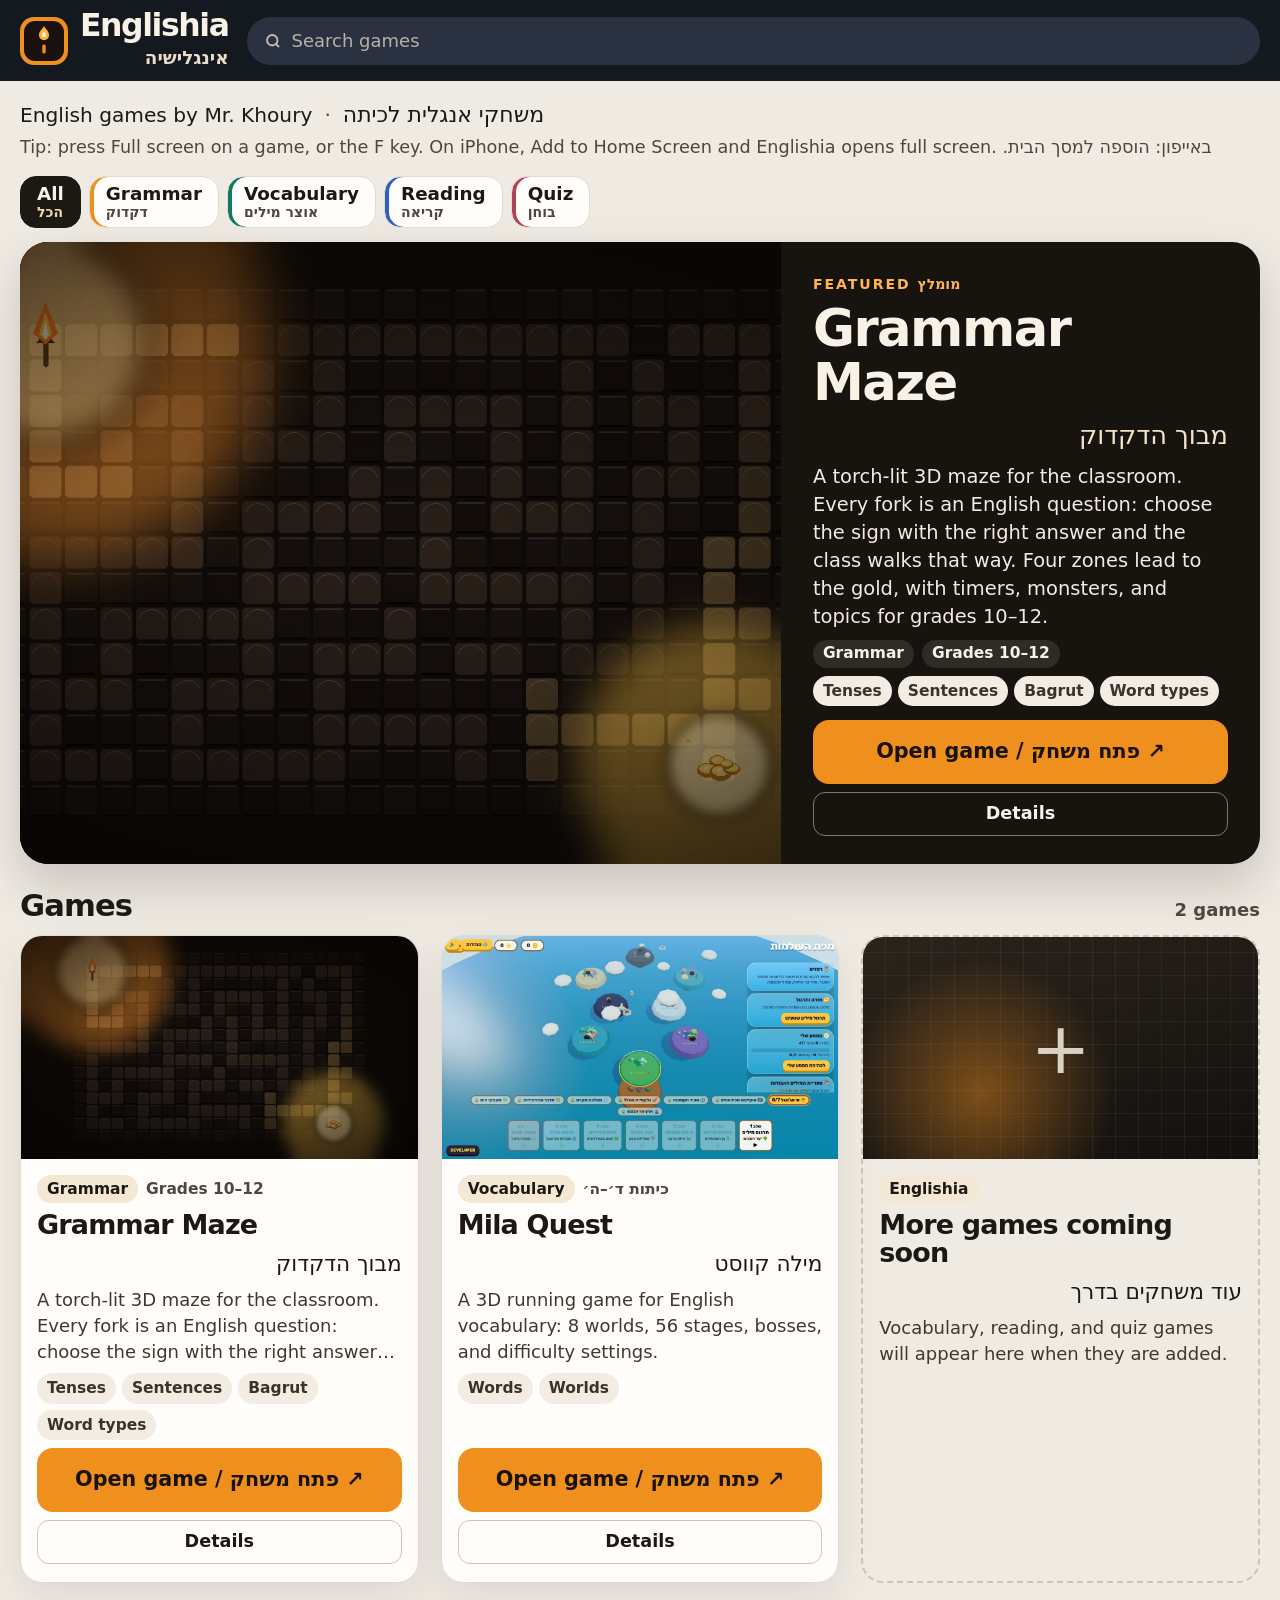
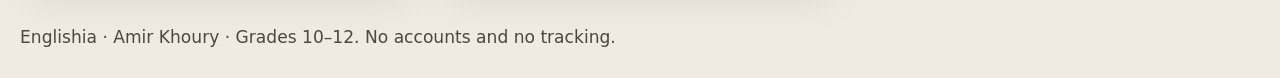
<file: index.html>
<!DOCTYPE html>
<html lang="en">
<head>
<meta charset="utf-8">
<meta name="viewport" content="width=device-width, initial-scale=1, viewport-fit=cover">
<title>Englishia</title>
<meta name="description" content="Englishia — English games by Mr. Khoury for grades 10–12. משחקי אנגלית לכיתה.">
<meta name="theme-color" content="#14181f">
<meta name="apple-mobile-web-app-capable" content="yes">
<meta name="mobile-web-app-capable" content="yes">
<meta name="apple-mobile-web-app-status-bar-style" content="black-translucent">
<meta name="apple-mobile-web-app-title" content="Englishia">
<meta name="format-detection" content="telephone=no">
<link rel="manifest" href="manifest.json">
<link rel="icon" href="assets/icons/icon-32.png" type="image/png" sizes="32x32">
<link rel="apple-touch-icon" href="assets/icons/icon-180.png">
<link rel="stylesheet" href="assets/hub.css">
</head>
<body>
<a class="skip" href="#main">Skip to games</a>
<header class="topbar">
  <div class="bar-inner">
    <a class="brand" href="#/">
      <svg class="logo" viewBox="0 0 48 48" aria-hidden="true">
        <rect width="48" height="48" rx="14" fill="#ef8f1e"/>
        <rect x="4" y="4" width="40" height="40" rx="11" fill="#1a120e"/>
        <path d="M24 9c1.6 3.2 5 5 5 9.2a5 5 0 0 1-10 0C19 14 22.4 12.2 24 9z" fill="#ffb03a"/>
        <path d="M24 14.2c.7 1.6 2 2.4 2 4.1a2 2 0 0 1-4 0c0-1.7 1.3-2.5 2-4.1z" fill="#fff6dc"/>
        <rect x="22.3" y="27.5" width="3.4" height="9" rx="1.4" fill="#ef8f1e"/>
      </svg>
      <span>
        <h1 class="wordmark">Englishia</h1>
        <span class="brand-he" lang="he" dir="rtl">אינגלישיה</span>
      </span>
    </a>
    <form class="search" id="searchForm" role="search">
      <label class="sr-only" for="q">Search games</label>
      <input id="q" type="search" placeholder="Search games" autocomplete="off" enterkeyhint="search">
    </form>
  </div>
</header>
<div class="wrap page">
  <p class="byline">
    <span>English games by Mr. Khoury</span>
    <span class="dot" aria-hidden="true">·</span>
    <span class="he" lang="he" dir="rtl">משחקי אנגלית לכיתה</span>
  </p>
  <p class="tip tip-home">Tip: press Full screen on a game, or the F key. On iPhone, Add to Home Screen and Englishia opens full screen. <span lang="he" dir="rtl">באייפון: הוספה למסך הבית.</span></p>
  <nav id="chips" class="chips" aria-label="Categories"></nav>
  <main id="main">
    <noscript>
      <p>JavaScript is off, so the shelf cannot load. Grammar Maze is still here.</p>
      <p><a class="open-game" href="games/grammar-maze/" target="_blank" rel="noopener">Open game / <span lang="he" dir="rtl">פתח משחק</span> ↗</a></p>
    </noscript>
    <p class="loading">Loading games…</p>
  </main>
  <footer class="footer">Englishia · Amir Khoury · Grades 10–12. No accounts and no tracking.</footer>
</div>
<script id="games-fallback" type="application/json">
{
  "categories": ["Grammar", "Vocabulary", "Reading", "Quiz"],
  "games": [
    {
      "id": "grammar-maze",
      "title": "Grammar Maze",
      "subtitleHe": "מבוך הדקדוק",
      "description": "A torch-lit 3D maze for the classroom. Every fork is an English question: choose the sign with the right answer and the class walks that way. Four zones lead to the gold, with timers, monsters, and topics for grades 10–12.",
      "category": "Grammar",
      "tags": ["Tenses", "Sentences", "Bagrut", "Word types"],
      "level": "Grades 10–12",
      "path": "games/grammar-maze/",
      "thumbnail": "assets/thumbs/grammar-maze.png",
      "featured": true
    }
  ]
}
</script>
<script src="assets/hub.js"></script>
</body>
</html>
</file>
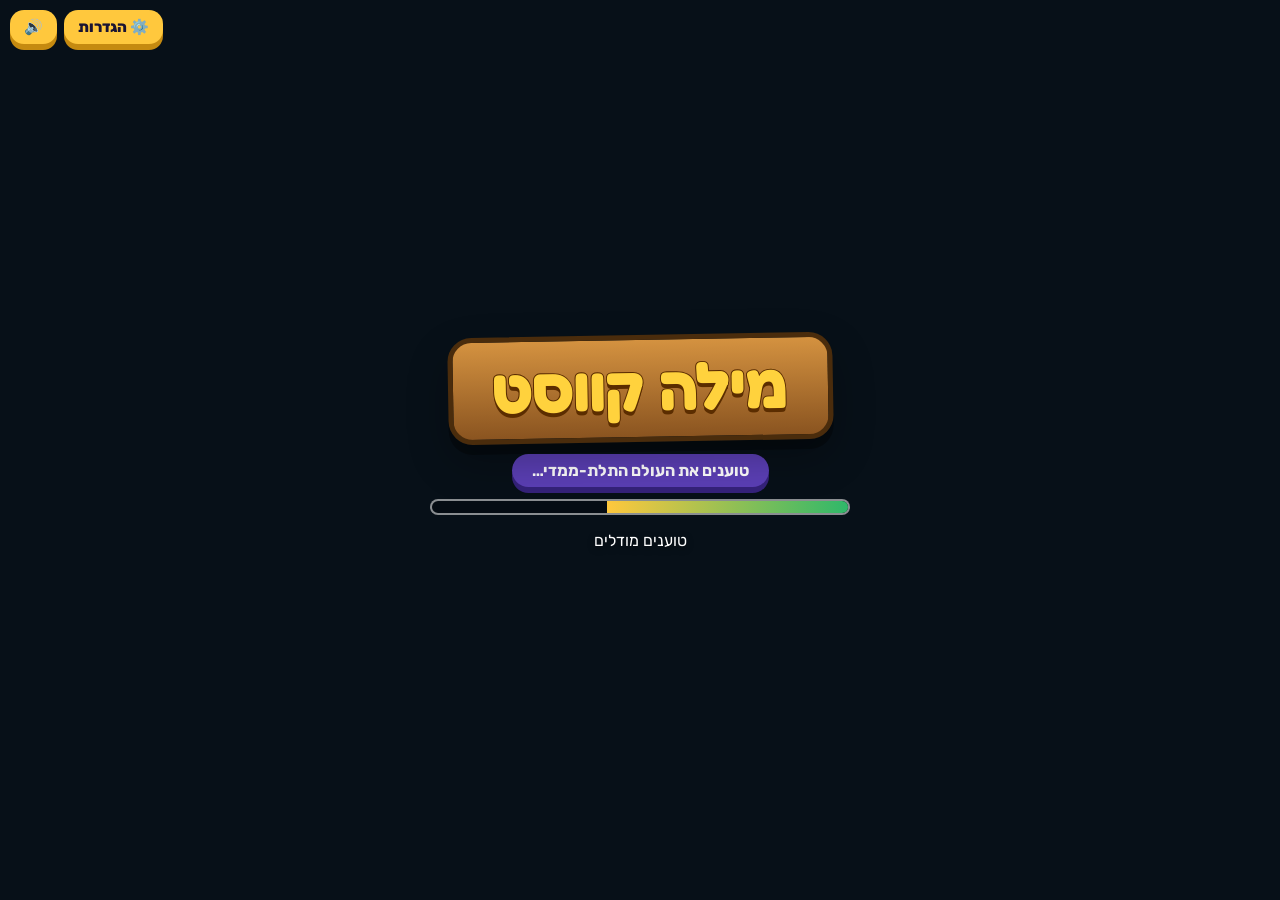
<file: demo/mila-quest/index.html>
<!DOCTYPE html>
<html lang="he" dir="rtl">
<head>
<meta charset="utf-8">
<meta name="viewport" content="width=device-width,initial-scale=1,viewport-fit=cover">
<title>מילה קווסט – המסע הגדול בעקבות המילים</title>
<link rel="icon" href="data:,">
<link rel="preconnect" href="https://fonts.googleapis.com">
<link rel="preconnect" href="https://fonts.gstatic.com" crossorigin>
<link href="https://fonts.googleapis.com/css2?family=Fredoka:wght@500;700&family=Rubik:wght@400;600;800&display=swap" rel="stylesheet">
<style>
:root{
  --ink:#1a1433;--gold:#ffc83d;--gold-d:#c58a10;--leaf:#2fb86a;--leaf-d:#1b7a42;
  --owl:#6a46d6;--owl-d:#3a228a;--paper:#fffdf8;
}
*{box-sizing:border-box}
html,body{height:100%;margin:0;overflow:hidden;font-family:Rubik,"Noto Sans Hebrew",Arial,sans-serif;color:var(--ink);background:#071018}
#c{position:fixed;inset:0;display:block;width:100%;height:100%}
button{font:inherit;cursor:pointer}
.en{direction:ltr;unicode-bidi:isolate;font-family:Fredoka,Rubik,sans-serif}
.ui{position:fixed;inset:0;z-index:4;pointer-events:none}
.ui button,.ui .pill,.ui .glass,.ui .prompt,.ui .stage-bar,.ui .world-chips,.ui .box,.ui .sign,.ui .hero-btn,.ui a,.ui table,#dev-panel{pointer-events:auto}
.hidden{display:none !important}
.sign{background:linear-gradient(#d49240,#8a5420);border:5px solid #4a2c0c;border-radius:24px;padding:8px 40px 12px;box-shadow:0 10px 0 #0005,0 18px 40px #0004;transform:rotate(-1deg)}
.sign h1{margin:0;font-size:clamp(34px,7vw,64px);color:#ffd23d;font-family:Fredoka,Rubik,sans-serif;-webkit-text-stroke:2px #5b2d00;paint-order:stroke fill;text-shadow:0 4px 0 #5b2d00}
.sub{display:inline-block;background:#5b3fb5;color:#fff;padding:7px 20px;border-radius:999px;font-weight:700;box-shadow:0 6px 0 #35227a;margin:12px 0}
.glass{background:linear-gradient(180deg,rgba(255,255,255,.34),rgba(255,253,246,.16));backdrop-filter:blur(22px) saturate(1.45);border:1px solid rgba(255,255,255,.5);border-radius:28px;box-shadow:0 18px 46px #0004,inset 0 1px 0 #fff8}
.btn{border:0;border-radius:999px;padding:12px 28px;background:var(--gold);color:var(--ink);font-weight:800;font-size:clamp(16px,2.5vw,22px);box-shadow:0 6px 0 var(--gold-d);transition:transform .16s cubic-bezier(.2,1.3,.3,1),box-shadow .16s,filter .12s}
.btn:hover{filter:brightness(1.06)}
.btn:active{transform:translateY(4px);box-shadow:0 2px 0 var(--gold-d)}
.btn.g{background:var(--leaf);color:#fff;box-shadow:0 6px 0 var(--leaf-d)}
.btn.p{background:var(--owl);color:#fff;box-shadow:0 6px 0 var(--owl-d)}
.btn.s{font-size:15px;padding:8px 14px;border-radius:14px}
.row{display:flex;gap:10px;flex-wrap:wrap;justify-content:center;align-items:center}
.center{position:absolute;inset:0;display:flex;flex-direction:column;align-items:center;justify-content:center;padding:18px;text-align:center}
.pill{background:rgba(255,253,246,.92);border:3px solid #8a5a2b;border-radius:999px;padding:6px 16px;font-weight:800;display:inline-flex;align-items:center;gap:6px}
#hud{position:absolute;inset:0;display:flex;flex-direction:column;justify-content:space-between;padding:10px 14px 16px;pointer-events:none}
#hud .hud-top,#hud .hud-bot{pointer-events:auto;display:flex;justify-content:space-between;align-items:flex-start;gap:8px;flex-wrap:wrap}
.prompt{background:linear-gradient(180deg,#fffdf8f2,#ffe8c0ee);border:3px solid rgba(138,90,43,.75);border-radius:28px;padding:10px 24px;text-align:center;box-shadow:0 12px 0 #0002,0 0 34px #ffc83d66;min-width:min(640px,80vw);margin:0 auto}
.prompt small{display:block;font-size:16px;font-weight:700;opacity:.7}
.prompt .q{font-size:clamp(28px,5.5vw,48px);font-weight:800;line-height:1.15}
.prompt .emoji{font-size:52px;line-height:1}
#modal{position:absolute;inset:0;background:#0008;display:flex;align-items:center;justify-content:center;padding:18px}
#modal .box{max-width:640px;width:100%;padding:20px 22px;text-align:center;background:linear-gradient(180deg,#fffdf8f2,#ffeec4f0);border:4px solid #8a5a2b;border-radius:24px;box-shadow:0 20px 50px #0006}
#loadbar{width:min(420px,80vw);height:16px;background:#0003;border-radius:10px;overflow:hidden;border:2px solid #fff8}
#loadbar>i{display:block;height:100%;width:0;background:linear-gradient(90deg,#ffc83d,#2fb86a);transition:width .25s}
.hero-btn{background:rgba(255,253,246,.9);border:5px solid transparent;border-radius:20px;padding:8px 16px;min-width:110px;font-weight:800}
.hero-btn.sel{border-color:var(--gold);box-shadow:0 0 0 6px #ffc83d55}
.map-chrome{position:absolute;inset:0;padding:12px;display:flex;flex-direction:column}
.map-top{display:flex;justify-content:space-between;align-items:flex-start;gap:10px;flex-wrap:wrap}
.map-side{position:absolute;top:86px;right:14px;bottom:215px;overflow-y:auto;width:min(280px,32vw);display:flex;flex-direction:column;gap:8px}
@media (max-width:800px){.map-side{position:static;width:100%;max-height:34vh;overflow:auto;margin-top:8px}}
.side-card{padding:10px 12px}
.side-card h3{margin:0 0 6px;font-size:16px}
.side-card p{margin:0 0 8px;font-size:13px;line-height:1.4}
.map-bottom{position:relative;z-index:2;margin-top:auto;display:flex;flex-direction:column;gap:6px;padding-bottom:8px;max-width:100%}
.world-chips{display:flex;gap:6px;flex-wrap:wrap;justify-content:center;padding:2px 4px 4px;pointer-events:auto}
.world-chips .wchip{flex:0 0 auto;background:rgba(255,253,246,.88);border:3px solid #8a5a2b;border-radius:999px;padding:4px 9px;font-weight:800;font-size:14px;white-space:nowrap}
.world-chips .wchip.sel{background:#ffc83d;border-color:#c0392b;box-shadow:0 0 0 4px #ffc83d66}
.world-chips .wchip.lock{opacity:.6}
.stage-bar{display:flex;gap:8px;overflow-x:auto;padding:2px 4px 6px;scrollbar-width:thin}
.stage-bar>:first-child{margin-inline-start:auto}.stage-bar>:last-child{margin-inline-end:auto}
.stage-bar .tile{flex:0 0 auto;background:rgba(255,253,246,.94);border:3px solid #8a5a2b;border-radius:14px;padding:7px 9px;min-width:104px;max-width:132px;font-weight:800;text-align:center;font-size:16px;line-height:1.25}
.stage-bar .tile small{font-size:14px}
.stage-bar .tile .t-scene{font-size:13px;font-weight:700;color:#5a3a1a;margin:2px 0}
.stage-bar .tile.boss{border-color:#c0392b;background:rgba(255,232,220,.95)}
.stage-bar .tile[disabled]{opacity:.45}
.pic-big{font-size:1.6em;line-height:1}
.riddle{font-size:clamp(16px,2.4vw,22px);font-weight:800;color:#5a3a1a;margin-top:2px}
.scene-name{font-size:20px;font-weight:800;color:#8a5a2b;margin:2px 0 6px}
.world-title{color:#fff;text-shadow:0 3px 0 #0006;font-size:clamp(22px,4vw,34px);margin:0}
#mute{position:fixed;top:10px;left:10px;z-index:8}
.note{color:#fff;text-shadow:0 2px 6px #0008}
.bar{height:12px;background:#0002;border-radius:8px;overflow:hidden}
.bar i{display:block;height:100%;background:linear-gradient(90deg,#ffc83d,#2fb86a);width:0}
table{width:100%;border-collapse:collapse;font-size:15px} th,td{padding:5px 6px;border-bottom:1px solid #0002;text-align:right}
.shake{animation:shake .25s}
@keyframes shake{25%{transform:translate(-4px,2px)}75%{transform:translate(4px,-2px)}}
.pop{animation:pop .32s cubic-bezier(.2,1.4,.3,1)}
@keyframes pop{0%{transform:scale(.82)}55%{transform:scale(1.08)}100%{transform:scale(1)}}
.lane-opts{display:flex;direction:ltr;gap:22px;justify-content:center;width:min(920px,94vw);margin:8px auto 0;pointer-events:none}
.lane-opt{flex:1 1 0;min-width:0;overflow:hidden;text-overflow:ellipsis;white-space:nowrap;background:#ffe34a;color:#140818;border:5px solid #140818;border-radius:22px;padding:8px 12px;text-align:center;font-weight:800;font-size:clamp(22px,3.4vw,42px);font-family:Fredoka,Rubik,Arial,sans-serif;box-shadow:0 6px 0 #140818,0 0 20px #ffc83d99;direction:ltr;unicode-bidi:isolate;line-height:1.15}
.deco-emoji{font-size:.7em;margin-inline-end:8px;vertical-align:middle;filter:drop-shadow(0 2px 0 #0002)}
#btn-settings{position:fixed;top:10px;left:64px;z-index:8}
#c.pixelated{image-rendering:pixelated;image-rendering:crisp-edges}
#s-settings{position:absolute;inset:0;z-index:13;background:rgba(10,8,20,.62);display:flex;align-items:center;justify-content:center;padding:12px;pointer-events:auto}
.set-box{background:linear-gradient(180deg,#fffdf8f8,#ffe8c0f4);border:4px solid #8a5a2b;border-radius:24px;padding:12px 18px 14px;width:min(900px,96vw);max-height:94vh;overflow:auto;text-align:right;box-shadow:0 20px 50px #0006}
.set-head{display:flex;justify-content:space-between;align-items:center;gap:10px;flex-wrap:wrap;position:sticky;top:-12px;background:#fffdf8f2;padding:6px 0;z-index:1}
.set-head h2{margin:0;font-size:clamp(26px,3.6vw,36px)}
.set-sec{margin:8px 0;padding:8px 12px;background:#fff9;border-radius:16px;border:2px solid #8a5a2b55}
.set-sec h3{margin:0 0 8px;font-size:clamp(20px,2.6vw,26px)}
.set-note{font-size:clamp(15px,1.8vw,18px);font-weight:600;line-height:1.4;margin:6px 0 2px;opacity:.85}
.seg{display:flex;flex-wrap:wrap;gap:8px}
.seg-b{border:3px solid #8a5a2b;background:#fff;border-radius:16px;padding:9px 18px;font-size:clamp(17px,2.2vw,22px);font-weight:800;color:var(--ink);min-width:110px}
.seg-b.on{background:var(--leaf);color:#fff;border-color:var(--leaf-d);box-shadow:0 4px 0 var(--leaf-d)}
.set-checks{display:flex;flex-wrap:wrap;gap:8px}
.set-check{font-size:clamp(17px,2.1vw,21px);font-weight:800;display:inline-flex;align-items:center;gap:10px;background:#fff;border:3px solid #8a5a2b;border-radius:16px;padding:7px 12px;cursor:pointer}
.set-check input{width:24px;height:24px;accent-color:#2fb86a}
.set-range{display:flex;align-items:center;gap:12px;font-size:clamp(17px,2.1vw,21px);font-weight:800;margin:4px 0}
.set-range input{flex:1;max-width:360px;height:28px;accent-color:#2fb86a}
.set-range span{min-width:56px}
#btn-dev{position:fixed;bottom:14px;left:14px;z-index:9;font-size:13px;padding:7px 14px;background:#2a2438;color:#ffe34a;box-shadow:0 5px 0 #140818;letter-spacing:.04em;font-family:Fredoka,Rubik,sans-serif}
#dev-panel{position:absolute;inset:0;z-index:12;background:rgba(10,8,20,.62);display:flex;align-items:center;justify-content:center;padding:14px}
.dev-box{background:linear-gradient(180deg,#fffdf8f6,#ffe8c0f2);border:4px solid #8a5a2b;border-radius:24px;padding:12px 16px 12px;width:min(1100px,96vw);max-height:94vh;overflow:auto;text-align:right;box-shadow:0 20px 50px #0006}
.dev-head{display:flex;justify-content:space-between;align-items:center;gap:10px;flex-wrap:wrap}
.dev-box h2{margin:0;font-size:clamp(24px,3.4vw,34px);font-family:Fredoka,Rubik,sans-serif}
.dev-note{font-size:clamp(15px,1.9vw,18px);font-weight:700;line-height:1.4;margin:6px 0 8px}
.dev-actions{justify-content:flex-start;margin-bottom:4px;gap:12px}
.dev-toggle{font-size:clamp(16px,2vw,20px);font-weight:800;display:inline-flex;align-items:center;gap:10px;background:#fff9;border:3px solid #8a5a2b;border-radius:16px;padding:6px 12px}
.dev-toggle input{width:22px;height:22px;accent-color:#2fb86a}
.dev-world{margin:6px 0;padding:8px 12px;background:#fff9;border-radius:16px;border:2px solid #8a5a2b55}
.dev-world h3{margin:0 0 6px;font-size:clamp(18px,2.4vw,24px)}
.dev-stages{display:flex;flex-wrap:wrap;gap:7px}
.dev-stages button{font-size:clamp(15px,1.8vw,18px);font-weight:800;padding:8px 12px;border-radius:14px;min-width:136px;line-height:1.25;text-align:center}
.dev-stages button.boss{background:#e8553d;color:#fff;box-shadow:0 5px 0 #8a2a18}

.prompt{transition:transform .2s}
.spell-line{font-size:clamp(26px,4.4vw,42px);letter-spacing:.18em;margin-top:2px;line-height:1.1}
.spell-line .sp-ok{color:#1b7a42}
.spell-line .sp-next{color:#140818;background:#ffe34a;border:3px solid #140818;border-radius:10px;padding:0 6px;margin:0 4px}
.spell-line .sp-rest{color:#14081855}
.turn-cue{position:absolute;bottom:20%;left:50%;transform:translateX(-50%);background:#ffe34af5;color:#140818;border:5px solid #140818;border-radius:999px;padding:10px 24px;font-weight:800;font-size:clamp(20px,3vw,34px);box-shadow:0 8px 0 #140818,0 0 26px #ffc83dbb;z-index:6;pointer-events:none;font-family:Fredoka,Rubik,sans-serif}
</style>
</head>
<body>
<canvas id="c"></canvas>
<button class="btn s" id="mute" aria-label="השתקה">🔊</button>
<button class="btn s" id="btn-settings" aria-label="הגדרות">⚙️ הגדרות</button>
<button class="btn s hidden" id="btn-dev" aria-label="Developer">DEVELOPER</button>
<div class="ui">

  <section id="s-load" class="center">
    <div class="sign"><h1>מילה קווסט</h1></div>
    <div class="sub">טוענים את העולם התלת-ממדי…</div>
    <div id="loadbar"><i id="loadbar-i"></i></div>
    <p class="note" id="load-msg">מכינים דמויות</p>
  </section>

  <section id="s-title" class="center hidden">
    <div class="sign"><h1>מילה קווסט</h1></div>
    <div class="sub">המסע הגדול בעקבות המילים</div>
    <div class="glass" style="padding:14px 18px;margin-top:8px">
      <h2 style="margin:0 0 8px">בחרו גיבור</h2>
      <div class="row" id="hero-btns"></div>
    </div>
    <p class="note">משחק אוצר מילים באנגלית לכיתות ד׳–ה׳ · <span id="wordcount"></span> מילים</p>
    <div class="row" style="margin-top:10px">
      <button class="btn g" id="btn-start">יוצאים להרפתקה!</button>
      <button class="btn s" id="btn-help">איך משחקים?</button>
    </div>
  </section>

  <section id="s-help" class="center hidden">
    <div class="glass" style="max-width:640px;padding:20px;text-align:right">
      <h2 style="text-align:center">איך משחקים?</h2>
      <p>רצים במסלול תלת-ממדי כמו בהרפתקה. מולכם שלושה שלטים נפרדים — לכל שלט מילה. בחרו את הנתיב הנכון עם החצים או בהחלקה על המסך.</p>
      <p>כל עולם נעול במנעול. כשמנצחים את הבוס מקבלים מפתח זהב שפותח את האי הבא.</p>
      <p>8 עולמות, ובכל עולם 7 שלבים — 6 שלבים ובוס. כל שלב נראה אחרת: נוף, חפצים, מזג אוויר ושעה ביום. העולמות המאוחרים מהירים וקשים יותר.</p>
      <p>שלב 5 — «תמונה וחידה»: רואים ציור וחידה בעברית ורצים אל המילה באנגלית. שלב 6 — «סיבוב מהיר»: חזרה על כל סוגי השאלות במהירות גבוהה.</p>
      <p>⬆ / רווח — קפיצה מעל בורות ומכשולים נמוכים &nbsp; ←→ — מעבר נתיב, ובפנייה חדה של 90° חייבים להחליק לכיוון הפנייה &nbsp; ⬇ — החלקה מתחת לקורה</p>
      <p>בשלב 2 בכל עולם מקשיבים למילה באנגלית ורצים אל הפירוש בעברית.</p>
      <p>🦉 תקועים? לחצו ״צריכים עזרה?״ — שלושה רמזים בלי עונש.</p>
      <p>🔊 המילה באנגלית מושמעת בקול. לבבות מתמלאים מחדש בכל שלב. איכות גרפית חסכונית זמינה למחשבים חלשים.</p>
    </div>
    <button class="btn" id="btn-help-back" style="margin-top:12px">הבנתי</button>
  </section>

  <section id="s-map" class="hidden map-chrome">
    <div class="map-top">
      <h2 class="world-title">מפת העולמות</h2>
      <div class="row">
        <span class="pill">🪙 <span id="map-coins">0</span></span>
        <span class="pill">⭐ <span id="map-stars">0</span></span>
        <span class="pill">🔑 <span id="map-keys">0</span></span>
        <button class="btn s" id="btn-map-back">חזרה</button>
      </div>
    </div>
    <aside class="map-side">
      <div class="glass side-card"><h3>🦉 רמזים</h3><p>אפשר לבקש עזרה מהינשוף בלי עונש: תמונה והסבר, אחר כך אותיות, ובסוף התשובה.</p></div>
      <div class="glass side-card"><h3>🔁 חזרה ותרגול</h3><p>מילים שטעינו בהן נשמרות וחוזרות לתרגול.</p><button class="btn s" id="btn-review">תרגול מילים שטעינו</button></div>
      <div class="glass side-card"><h3>🧭 המסע שלי</h3>
        <p>נלמדו: <b id="stat-learned">0</b> מתוך <span id="stat-total">0</span></p>
        <div class="bar"><i id="stat-bar"></i></div>
        <p>לתרגול: <b id="stat-practice">0</b> · עולמות: <b id="stat-worlds">0</b>/8</p>
        <button class="btn s" id="btn-journey">לפתיחת המסע שלי</button>
      </div>
      <div class="glass side-card"><h3>📚 ספריית המילים האבודות</h3><p>תרגול נוסף למילים שברחו בדרך.</p><button class="btn s" id="btn-library">כניסה לספרייה</button></div>
    </aside>
    <div class="map-bottom">
      <div class="world-chips" id="world-chips"></div>
      <div class="stage-bar" id="stage-bar"></div>
    </div>
  </section>

  <section id="hud" class="hidden">
    <div class="hud-top" style="flex-direction:column;align-items:stretch">
      <div class="row" style="justify-content:space-between;width:100%">
        <div class="row"><button class="btn s" id="btn-pause" aria-label="הפסקה">⏸️</button><button class="btn s" id="btn-hud-map">🗺️ מפה</button></div>
        <div class="prompt" id="prompt"><small id="prompt-sub"></small><div class="emoji" id="prompt-emoji"></div><div class="q" id="prompt-q"></div></div>
        <div class="row">
          <span class="pill" id="hud-hearts">❤️❤️❤️</span>
          <span class="pill" id="hud-score">⭐ 0</span>
          <span class="pill" id="hud-combo">🔥 0</span>
        </div>
      </div>
      <div id="lane-opts" class="lane-opts hidden">
        <div class="lane-opt" id="lane-opt-0"></div>
        <div class="lane-opt" id="lane-opt-1"></div>
        <div class="lane-opt" id="lane-opt-2"></div>
      </div>
    </div>
    <div class="hud-bot">
      <button class="btn s p" id="btn-hint">🦉 צריכים עזרה?</button>
      <span class="pill" id="hud-prog">1/8</span>
      <span class="pill" id="hud-coins">🪙 0</span>
    </div>
    <div id="turn-cue" class="turn-cue hidden"></div>
  </section>

  <section id="modal" class="hidden"><div class="box" id="modal-box"></div></section>
  <section id="dev-panel" class="hidden">
    <div class="dev-box">
      <div class="dev-head">
        <h2>DEVELOPER</h2>
        <button class="btn s" id="btn-dev-close">סגור</button>
      </div>
      <p class="dev-note">קפיצה לכל עולם ולכל שלב (כולל בוס) בלי לשנות את השמירה. רק «פתח את כל העולמות» או «איפוס התקדמות» משנים את הקובץ השמור.</p>
      <div class="row dev-actions">
        <label class="dev-toggle"><input type="checkbox" id="dev-unlock-all"> פתח את כל העולמות (נשמר)</label>
        <button class="btn s" id="btn-dev-reset">איפוס התקדמות</button>
      </div>
      <div id="dev-grid"></div>
    </div>
  </section>
  <section id="s-settings" class="hidden">
    <div class="set-box" role="dialog" aria-label="הגדרות">
      <div class="set-head">
        <h2>⚙️ הגדרות</h2>
        <div class="row"><button class="btn s" id="btn-set-reset">ברירת מחדל</button><button class="btn g" id="btn-set-close">סגירה ✓</button></div>
      </div>
      <div id="set-body"></div>
    </div>
  </section>
  <section id="s-nb" class="center hidden"></section>
  <section id="s-jr" class="center hidden"></section>
  <section id="s-end" class="center hidden"></section>
</div>
<script>
(function () {
  function loadScript(src) {
    return new Promise(function (resolve, reject) {
      var s = document.createElement("script");
      s.src = src;
      s.onload = resolve;
      s.onerror = function () { reject(new Error(src)); };
      document.body.appendChild(s);
    });
  }
  var chain = Promise.resolve();
  // DEMO ONLY: js/dev-flag.js sets window.MQ_DEV = true.
  // Production: omit that file (this load fails silently) and the DEVELOPER button will not appear.
  chain = chain.then(function () { return loadScript("./js/dev-flag.js").catch(function () {}); });
  if (location.protocol === "file:") chain = chain.then(function () { return loadScript("./js/embed.js"); });
  chain.then(function () { return loadScript("./js/game.bundle.js"); })
    .catch(function (e) { console.error(e); });
})();
</script>
</body>
</html>
</file>
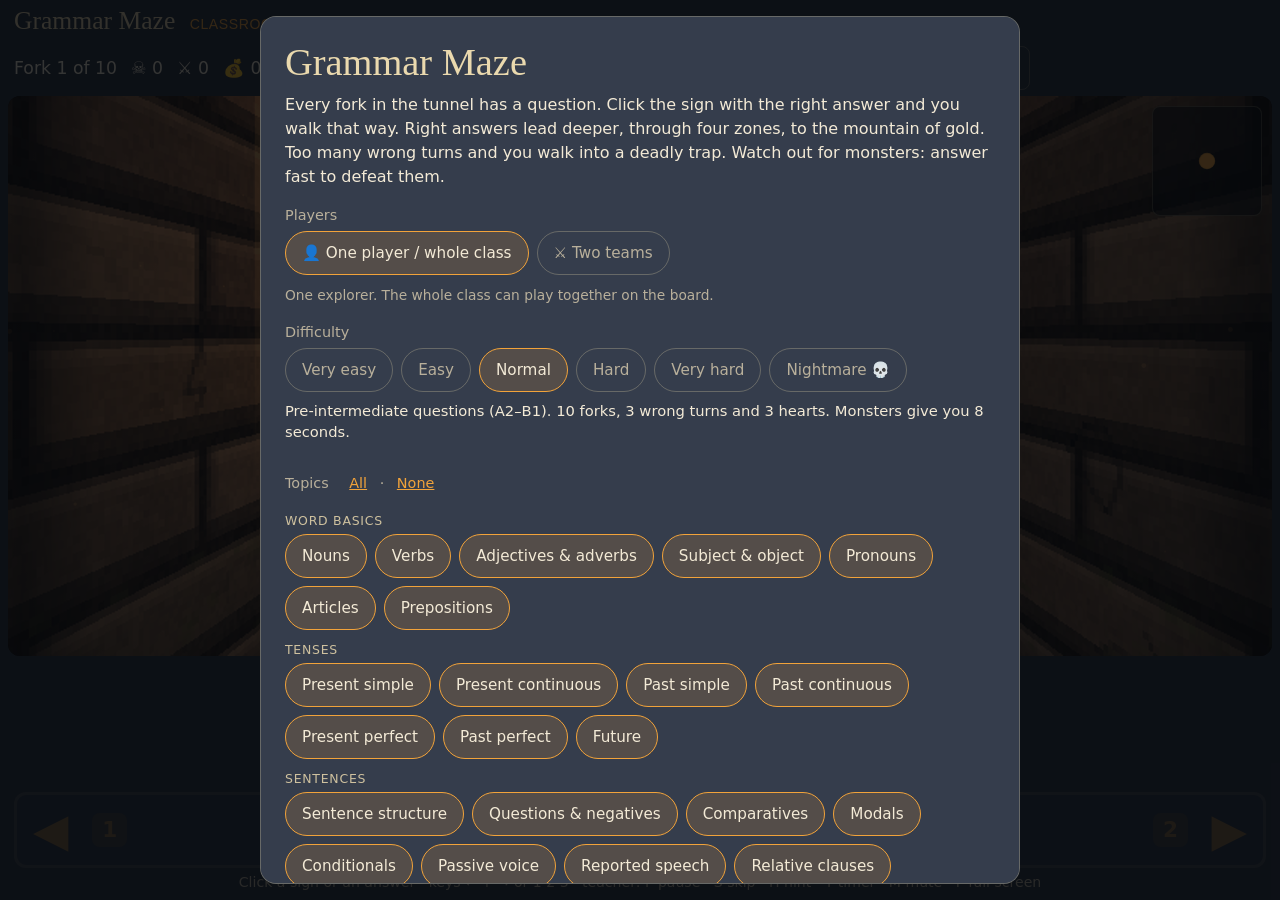
<file: games/grammar-maze/index.html>
<!DOCTYPE html>
<html lang="en">
<head>
<meta charset="utf-8">
<meta name="viewport" content="width=device-width, initial-scale=1, viewport-fit=cover">
<title>Grammar Maze 2 – Classroom Edition</title>
<meta name="apple-mobile-web-app-capable" content="yes">
<meta name="mobile-web-app-capable" content="yes">
<meta name="apple-mobile-web-app-status-bar-style" content="black-translucent">
<meta name="apple-mobile-web-app-title" content="Grammar Maze">
<meta name="theme-color" content="#12161d">
<meta name="format-detection" content="telephone=no">
<style>
:root{
  --bg:#2a313d; --panel:#353d4c; --panel-2:#414a5a; --ink:#f3ead6; --muted:#b9b09b;
  --torch:#f2a33a; --moss:#8fbf63; --blood:#e0574e; --gold:#ffd04a; --parch:#ead9ae;
  --line:rgba(234,217,174,.28);
  box-sizing:border-box;
}
@media (prefers-color-scheme: dark){ :root:not([data-theme="light"]){ --bg:#12161d; --panel:#1d232d; --panel-2:#272f3b; } }
:root[data-theme="dark"]{ --bg:#12161d; --panel:#1d232d; --panel-2:#272f3b; }
html{height:100%; height:100svh; height:100dvh; overflow:hidden; overscroll-behavior:none; scroll-padding-top:env(safe-area-inset-top,0px)}
*,*::before,*::after{box-sizing:border-box}
body{height:100%; margin:0; background:var(--bg); color:var(--ink);
  font-family:'Atkinson Hyperlegible','Segoe UI',Roboto,system-ui,-apple-system,sans-serif; -webkit-tap-highlight-color:transparent}
#app{height:100%; height:100svh; height:100dvh; display:flex; flex-direction:column; width:100%; margin:0; background:var(--bg); overflow:hidden; overscroll-behavior:none; box-sizing:border-box; padding-top:env(safe-area-inset-top,0px); padding-bottom:env(safe-area-inset-bottom,0px)}
#app:fullscreen{max-width:none; padding:env(safe-area-inset-top,0px) env(safe-area-inset-right,0px) env(safe-area-inset-bottom,0px) env(safe-area-inset-left,0px)}
#app:-webkit-full-screen{max-width:none; width:100%; height:100%}
body.pseudo-full #app{position:fixed; inset:0; z-index:20; max-width:none;
  padding-top:env(safe-area-inset-top,0px); padding-bottom:env(safe-area-inset-bottom,0px)}
header{display:flex; align-items:center; justify-content:space-between; gap:10px; padding:6px 12px; flex-wrap:wrap}
h1,h2{font-family:'Metamorphous',Georgia,'Times New Roman',serif; font-weight:400; color:var(--parch); margin:0}
h1{font-size:1.3rem}
.hud{display:flex; align-items:center; gap:14px; color:var(--muted); font-size:.95rem; flex-wrap:wrap}
.pips{display:inline-flex; gap:5px; vertical-align:middle; margin-left:6px}
.pip{width:12px; height:12px; border-radius:50%; background:var(--moss); box-shadow:0 0 6px rgba(143,191,99,.5)}
.pip.lost{background:var(--blood); box-shadow:0 0 6px rgba(224,87,78,.6)}
.tools{display:flex; gap:6px}
.iconbtn{font:inherit; font-size:.9rem; background:none; border:1px solid var(--line); color:var(--ink); border-radius:8px; padding:5px 10px; cursor:pointer; white-space:nowrap}
.iconbtn:hover{border-color:var(--torch)}
.iconbtn[aria-pressed="false"]{opacity:.5; text-decoration:line-through}
.iconbtn:focus-visible{outline:3px solid var(--torch); outline-offset:2px}
#stage{position:relative; flex:1; min-height:0; margin:0 8px; border-radius:12px; overflow:hidden; background:#000; touch-action:none}
#view{position:absolute; inset:0; width:100%; height:100%; display:block; touch-action:none}
#map{position:absolute; right:10px; top:10px; width:110px; height:110px; background:rgba(8,10,14,.6); border:1px solid var(--line); border-radius:8px; pointer-events:none}
#panel{padding:8px 12px 10px; overscroll-behavior:contain; touch-action:pan-y}
.topic{color:var(--torch); font-size:.9rem; min-height:1.2em}
.topic.fight{color:#ff9a90; font-weight:700}
#question{font-size:clamp(1.05rem,2.2vw,1.5rem); line-height:1.3; margin:2px 0 8px; min-height:2.6em}
#question b{color:var(--gold)}
#question.ok{color:var(--moss)}
#question.bad{color:#ff9a90}
#question .why{display:block; color:var(--ink); font-size:.8em; margin-top:4px}
.choices{display:grid; grid-template-columns:1fr 1fr; gap:12px}
.choice{font:inherit; font-weight:700; font-size:clamp(1rem,2.5vw,1.3rem); min-height:56px; padding:12px 16px; display:flex; align-items:center; gap:12px;
  text-align:left; color:var(--ink); background:var(--panel); border:2px solid var(--line); border-radius:12px; cursor:pointer; transition:border-color .15s, background .15s}
.choice.r{justify-content:flex-end; text-align:right}
.choice .arrow{color:var(--torch); font-size:1.5em; line-height:1}
.choice:hover:not(:disabled){border-color:var(--torch); background:var(--panel-2)}
.choice:focus-visible{outline:3px solid var(--torch); outline-offset:2px}
.choice:disabled{opacity:.45; cursor:default}
.keys{color:var(--muted); font-size:.78rem; margin-top:6px; text-align:center}
.overlay{position:fixed; inset:0; z-index:30; display:flex; align-items:center; justify-content:center; padding:16px;
  padding-top:calc(16px + env(safe-area-inset-top,0px)); padding-bottom:calc(16px + env(safe-area-inset-bottom,0px)); background:rgba(6,8,12,.8); overflow:auto; overscroll-behavior:contain; -webkit-overflow-scrolling:touch; touch-action:pan-y}
.overlay[hidden]{display:none}
.card{width:100%; max-width:560px; background:var(--panel); border:1px solid var(--line); border-radius:16px; padding:24px; max-height:100%; overflow:auto; overscroll-behavior:contain; -webkit-overflow-scrolling:touch; touch-action:pan-y}
.card h2{font-size:clamp(1.8rem,5vw,2.4rem); line-height:1.1}
.card p{line-height:1.5; margin:10px 0 0}
.group{margin-top:18px}
.group > span{display:block; color:var(--muted); font-size:.9rem; margin-bottom:8px}
.chips{display:flex; flex-wrap:wrap; gap:8px}
.chip{position:relative}
.chip input{position:absolute; opacity:0; inset:0; cursor:pointer; margin:0}
.chip span{display:inline-block; padding:8px 16px; border-radius:999px; border:1.5px solid var(--line); color:var(--muted); font-size:.95rem}
.chip input:checked + span{border-color:var(--torch); color:var(--ink); background:rgba(242,163,58,.16)}
.chip input:focus-visible + span{outline:3px solid var(--torch); outline-offset:2px}
.levelDesc{color:var(--ink); font-size:.92rem; line-height:1.45; margin-top:8px; min-height:2.9em}
.go{font:inherit; font-weight:700; font-size:1.15rem; width:100%; margin-top:22px; padding:14px; border:none; border-radius:12px; background:var(--torch); color:#1e1406; cursor:pointer}
.go:focus-visible{outline:3px solid var(--parch); outline-offset:3px}
.go.secondary{background:transparent; color:var(--ink); border:1.5px solid var(--line); margin-top:10px}
.warn{color:#ff9a90; font-size:.9rem; min-height:1.2em; margin-top:8px}
.stats{margin-top:14px}
.stats div{font-size:.9rem; color:var(--muted)}
.stats strong{display:block; font-size:1.6rem; color:var(--parch); font-family:'Metamorphous',Georgia,serif; font-weight:400}
.review{margin-top:14px; padding:0; list-style:none}
.review li{padding:10px 0; border-top:1px solid var(--line); line-height:1.4}
.review .q{display:block}
.review .q b{color:var(--gold)}
.review small{color:var(--muted)}
.card{max-width:760px}
.subhead{color:var(--parch); font-size:.78rem; letter-spacing:.06em; text-transform:uppercase; opacity:.85; margin:12px 0 6px}
.subhead:first-child{margin-top:0}
.link{font:inherit; font-size:.9rem; background:none; border:none; color:var(--torch); cursor:pointer; padding:0 2px; text-decoration:underline}
.link:focus-visible{outline:3px solid var(--torch); outline-offset:2px}
.mini{margin-left:8px}
details.more{margin-top:20px; border:1px solid var(--line); border-radius:12px; padding:2px 16px 16px}
details.more summary{cursor:pointer; padding:12px 0 6px; font-weight:700; color:var(--parch)}
details.more summary:focus-visible{outline:3px solid var(--torch); outline-offset:2px}
details.more .group:first-of-type{margin-top:10px}
.help{color:var(--muted); font-size:.86rem; line-height:1.45; margin:8px 0}
textarea{display:block; width:100%; min-height:110px; font:inherit; font-size:.95rem; background:var(--bg); color:var(--ink); border:1.5px solid var(--line); border-radius:10px; padding:10px; resize:vertical}
textarea:focus-visible{outline:3px solid var(--torch); outline-offset:1px}
.poolInfo{color:var(--moss); font-size:.92rem; margin-top:16px; line-height:1.4}
.poolInfo.bad{color:#ff9a90}
.pts{color:var(--gold); font-weight:700; margin-left:6px}
.streak{color:var(--torch); font-weight:700}
.newbest{display:inline-block; color:var(--gold); font-style:normal; font-weight:700}
.stats{display:grid; grid-template-columns:repeat(3,1fr); gap:14px 18px}
@media (max-width:600px){ .stats{grid-template-columns:repeat(2,1fr)} }
@media (max-width:600px){
  #map{width:80px; height:80px}
  .choices{gap:8px}
  .choice{padding:10px 12px; min-height:50px}
  .hud{gap:10px; font-size:.85rem}
  .iconbtn .lbl{display:none}
  header{padding:8px 10px}
  #stage{margin:0 8px}
}

/* ===== v2: projector-friendly sizes, teams, teacher bar ===== */
header{padding:6px 14px}
h1{font-size:clamp(1.3rem,2vw,1.8rem)} h1 small{font-family:'Atkinson Hyperlegible',sans-serif; font-size:.55em; color:var(--torch); margin-left:8px; letter-spacing:.04em}
.hud{font-size:clamp(1rem,1.35vw,1.25rem); color:var(--ink)}
.iconbtn{font-size:clamp(.9rem,1.1vw,1.05rem); padding:6px 11px}
.iconbtn.on{background:rgba(242,163,58,.22); border-color:var(--torch)}
#panel{padding:6px 14px 10px}
.topic{font-size:clamp(1rem,1.5vw,1.3rem); min-height:1.3em}
#question{font-size:clamp(1.35rem,2.9vw,2.5rem); line-height:1.25; min-height:2.5em; margin:2px 0 10px; color:#fff}
#question b{color:var(--gold)}
#question .why{font-size:.72em; color:#f3ead6}
#question .he{display:block; direction:rtl; text-align:right; font-size:.7em; color:#9fe0ff; margin-top:4px}
.choices{grid-template-columns:repeat(var(--nch,2),1fr)}
.choice{font-size:clamp(1.15rem,2.4vw,2.05rem); min-height:70px; border-width:3px; color:#fff; background:#2b3342}
.choice .k{display:inline-flex; align-items:center; justify-content:center; min-width:1.6em; height:1.6em; border-radius:8px; background:rgba(242,163,58,.2); color:var(--torch); font-size:.7em; flex:none}
.choice.m{justify-content:center; text-align:center}
.choice[hidden]{display:none}
.keys{font-size:clamp(.85rem,1.1vw,1.05rem)}
#hint{direction:rtl; text-align:right; color:#9fe0ff; font-size:clamp(1.05rem,1.8vw,1.5rem); margin:0 0 6px; min-height:0}
#hint:empty{display:none}
#teams{display:none; gap:12px; padding:0 8px 8px}
body.teams #teams{display:flex}
.team{flex:1; display:flex; align-items:center; justify-content:space-between; gap:10px; padding:6px 18px; border-radius:14px; border:3px solid transparent; background:var(--panel);
  font-size:clamp(1.15rem,2.1vw,1.9rem); font-weight:700; transition:border-color .25s, box-shadow .25s, transform .25s; opacity:.7}
.team .ts{font-size:1.35em; font-variant-numeric:tabular-nums}
.team.t0{color:#7cc4ff} .team.t1{color:#ffb35c}
.team.active{opacity:1; transform:scale(1.02)}
.team.active.t0{border-color:#7cc4ff; box-shadow:0 0 22px rgba(124,196,255,.55)}
.team.active.t1{border-color:#ffb35c; box-shadow:0 0 22px rgba(255,179,92,.55)}
.team .turn{font-size:.6em; color:var(--ink); visibility:hidden} .team.active .turn{visibility:visible}
.teamNames{display:flex; gap:10px; margin-top:10px; flex-wrap:wrap}
.teamNames input{flex:1; min-width:140px; font:inherit; font-size:1rem; padding:9px 12px; border-radius:10px; border:2px solid var(--line); background:var(--bg); color:var(--ink)}
.teamNames input:first-child{border-color:#7cc4ff} .teamNames input:last-child{border-color:#ffb35c}
#pauseScreen .card{text-align:center}
#pauseScreen h2{font-size:clamp(3rem,9vw,6rem)}
.bigkeys{display:grid; grid-template-columns:auto 1fr; gap:6px 16px; text-align:left; margin-top:16px; font-size:1.05rem}
.bigkeys kbd{font:inherit; font-weight:700; background:var(--panel-2); border:1px solid var(--line); border-radius:6px; padding:1px 8px; color:var(--gold)}
.review li .mark{font-weight:700; margin-right:8px}
.review li.ok .mark{color:var(--moss)} .review li.bad .mark{color:var(--blood)} .review li.skip .mark{color:var(--muted)}
.review li .tm{font-size:.85em; margin-left:6px}
.review.onlybad li.ok, .review.onlybad li.skip{display:none}
.endbtns{display:flex; gap:10px; flex-wrap:wrap; margin-top:12px}
.endbtns .go{width:auto; flex:1; margin-top:0; min-width:180px}
.winner{font-size:clamp(1.4rem,3vw,2rem); margin-top:10px; color:var(--gold); font-weight:700}
body.big #question{font-size:clamp(1.7rem,3.7vw,3.2rem)}
body.big .choice{font-size:clamp(1.45rem,3.1vw,2.6rem); min-height:88px}
body.big .topic{font-size:clamp(1.15rem,1.8vw,1.6rem)}
@media (max-width:700px){ .choices{grid-template-columns:1fr} .choice.r{justify-content:flex-start; flex-direction:row-reverse} }
@media print{
  html,body{position:static; width:auto; height:auto; overflow:visible}
  body{background:#fff; color:#000; height:auto}
  #app > *:not(#endScreen){display:none !important}
  #endScreen{position:static; background:#fff; display:block !important; padding:0}
  #endScreen .card{max-width:none; max-height:none; background:#fff; color:#000; border:none; overflow:visible}
  #endScreen h2, #endScreen .stats strong{color:#000}
  .review.onlybad li.ok, .review.onlybad li.skip{display:list-item}
  .review li{break-inside:avoid; color:#000} .review small{color:#333}
  .noprint{display:none !important}
}

/* ===== v2.1: touch, iPhone, small screens ===== */
html,body{position:fixed; inset:0; width:100%; height:100%; height:100svh; height:100dvh; margin:0; overflow:hidden; overscroll-behavior:none; touch-action:manipulation; -webkit-text-size-adjust:100%}
#app{height:100%; height:100svh; height:100dvh; max-height:100dvh}
button,.chip span,summary,.link{touch-action:manipulation}
.iconbtn{min-height:44px; min-width:44px}
.chip span{min-height:44px; display:inline-flex; align-items:center}
.link{min-height:44px; padding:0 8px}
.go{min-height:52px}
.choice{min-height:56px}
body.pseudo-full{overflow:hidden; position:fixed; inset:0; width:100%; height:100%; height:100svh; height:100dvh; overscroll-behavior:none}
body.pseudo-full #app{height:100%; height:100svh; height:100dvh; padding-left:env(safe-area-inset-left,0px); padding-right:env(safe-area-inset-right,0px)}
#rotateTip{position:fixed; left:50%; bottom:calc(16px + env(safe-area-inset-bottom,0px)); transform:translateX(-50%); z-index:60; background:rgba(10,12,16,.92); color:#fff;
  border:2px solid var(--torch); border-radius:14px; padding:12px 18px; font-size:1.05rem; text-align:center; max-width:90vw}
#rotateTip[hidden]{display:none}
/* phone portrait */
@media (max-width:600px) and (orientation:portrait){
  h1 small{display:none}
  header{padding:4px 8px; gap:6px}
  .hud{gap:6px; font-size:.9rem}
  .tools{flex-wrap:wrap; gap:4px}
  .iconbtn{padding:4px 8px}
  #stage{min-height:0; margin:0 6px}
  #panel{padding:6px 8px 8px}
  #question{font-size:clamp(1.15rem,5.2vw,1.6rem); min-height:2em}
  .choice{font-size:clamp(1.05rem,4.8vw,1.4rem); padding:8px 12px}
  .keys{display:none}
  .team{font-size:1.05rem; padding:4px 10px}
  .card{padding:16px}
}
@media (max-width:600px) and (orientation:portrait){ .iconbtn .lbl{display:none} #map{width:64px; height:64px} .tools{flex-wrap:nowrap} .iconbtn{min-width:40px; padding:4px 6px} }
@media (max-height:520px) and (orientation:landscape){ #map{width:70px; height:70px} h1{display:none} header{justify-content:flex-start} .hud{width:100%; justify-content:space-between} .tools{margin-left:auto} .iconbtn{min-width:40px} }
/* phone landscape: 3D view on the left, question and answers on the right */
@media (max-height:520px) and (orientation:landscape){
  #app{display:grid; grid-template-columns:minmax(0,1fr) minmax(250px,40%); grid-template-rows:auto auto minmax(0,1fr)}
  header{grid-column:1 / -1; padding:2px 8px; gap:6px; flex-wrap:nowrap}
  h1{font-size:1rem} h1 small{display:none}
  .hud{gap:6px; font-size:.85rem; flex-wrap:nowrap}
  .hud > span{white-space:nowrap}
  .tools{gap:3px}
  .iconbtn{padding:2px 6px; font-size:.85rem}
  .iconbtn .lbl{display:none}
  #teams{grid-column:1 / -1; padding:0 6px 4px}
  .team{font-size:.95rem; padding:2px 10px; border-width:2px}
  #stage{grid-column:1; grid-row:3; min-height:0; margin:0 4px 4px 6px}
  #panel{grid-column:2; grid-row:3; overflow-y:auto; padding:2px 8px 6px; -webkit-overflow-scrolling:touch; overscroll-behavior:contain; touch-action:pan-y}
  #question{font-size:clamp(1rem,2.6vw,1.35rem); min-height:0; margin:2px 0 6px}
  .topic{font-size:.85rem}
  .choices{grid-template-columns:1fr !important; gap:6px}
  .choice{font-size:clamp(.95rem,2.4vw,1.2rem); min-height:46px; padding:6px 10px}
  .choice.r{justify-content:flex-start; flex-direction:row-reverse}
  .choice.m{justify-content:flex-start}
  .keys{display:none}
  #hint{font-size:.95rem}
  .card{padding:14px}
  .card h2{font-size:1.5rem}
}
#mpOpenBtn{line-height:1.35}
#mpScreen{z-index:45}
#mpScreen .card{max-width:640px}
#mpScreen.hosting .card{max-width:1100px}
#mpScreen h2{margin-bottom:4px}
#mpScreen h3{margin:18px 0 8px; font-size:1.15rem}
#mpScreen .mp-he{font-weight:700}
#mpScreen .kicker-mp{color:var(--muted); letter-spacing:.04em; text-transform:uppercase; font-size:.85rem; margin:0}
#mpScreen .mp-code{font-size:clamp(3.2rem,12vw,6.4rem); letter-spacing:.16em; text-align:center; color:var(--gold); font-weight:800; line-height:.95; margin:6px 0 10px; font-family:'Atkinson Hyperlegible',sans-serif}
#mpScreen input{display:block; width:100%; min-height:48px; font:inherit; font-size:16px; background:var(--bg); color:var(--ink); border:1.5px solid var(--line); border-radius:10px; padding:8px 12px}
#mpScreen input:focus-visible{outline:3px solid var(--torch); outline-offset:1px}
#mpScreen .mp-msg{color:#ff9a90; min-height:1.2em; margin-top:8px}
#mpScreen .mp-chips{display:flex; flex-wrap:wrap; gap:8px}
#mpScreen .mp-chip{font:inherit; font-weight:700; font-size:.95rem; padding:8px 14px; border-radius:999px; border:1.5px solid var(--line); background:transparent; color:var(--muted); cursor:pointer}
#mpScreen .mp-chip.on{border-color:var(--torch); color:var(--ink); background:rgba(242,163,58,.16)}
#mpScreen .mp-chip:focus-visible{outline:3px solid var(--torch); outline-offset:2px}
#mpScreen .mp-mini{display:flex; gap:8px; align-items:center; margin-bottom:8px}
#mpScreen .mp-person{font-size:1.25rem; padding:4px 0; border-bottom:1px solid var(--line)}
#mpScreen canvas{display:block; margin:12px auto; background:#fff; border-radius:12px; max-width:100%}
#mpScreen .mp-q{font-size:clamp(1.4rem,3.2vw,2.5rem); line-height:1.3; margin:8px 0 12px}
#mpScreen.hosting .mp-q{font-size:clamp(1.8rem,4.2vw,3.3rem)}
#mpScreen .mp-q b{color:var(--gold)}
#mpScreen .mp-topic{color:var(--parch); margin:4px 0}
#mpScreen .mp-clock{font-size:clamp(2rem,6vw,4rem); font-weight:800; color:var(--torch); line-height:1}
#mpScreen .mp-choices{display:grid; grid-template-columns:1fr; gap:10px; margin-top:8px}
@media (min-width:700px){#mpScreen .mp-choices{grid-template-columns:1fr 1fr}}
#mpScreen .mp-choice{font:inherit; font-weight:700; font-size:1.15rem; text-align:start; min-height:64px; padding:14px; border-radius:12px; border:2px solid var(--line); background:#272f3b; color:var(--ink); cursor:pointer}
#mpScreen .mp-choice:focus-visible{outline:3px solid var(--torch); outline-offset:2px}
#mpScreen .mp-choice:disabled{cursor:default}
#mpScreen .mp-choice.ok{border-color:var(--moss); background:rgba(143,191,99,.16)}
#mpScreen .mp-choice.bad{border-color:var(--blood); background:rgba(224,87,78,.16)}
#mpScreen .mp-why{color:var(--moss); font-size:1.05rem; line-height:1.4}
#mpScreen .mp-hint{font-size:1.15rem; line-height:1.45; margin-top:8px}
#mpScreen .mp-me{font-size:clamp(1.2rem,3vw,1.8rem); font-weight:800; margin-top:12px}
#mpScreen .mp-row{display:flex; justify-content:space-between; gap:12px; align-items:baseline; font-size:clamp(1.2rem,2.6vw,2rem); padding:7px 2px; border-bottom:1px solid var(--line)}
#mpScreen.hosting .mp-row{font-size:clamp(1.5rem,3.2vw,2.6rem)}
#mpScreen .mp-row.me{color:var(--gold)}
#mpScreen .mp-row.bump{animation:mp-bump .6s ease}
#mpScreen .mp-podium{display:flex; align-items:flex-end; justify-content:center; gap:10px; margin:14px 0}
#mpScreen .mp-place{flex:1; max-width:220px; text-align:center; border:1px solid var(--line); border-radius:12px; padding:12px 8px; background:rgba(242,163,58,.1); animation:mp-pop .45s ease}
#mpScreen .mp-place span{display:block; color:var(--muted)}
#mpScreen .mp-place b{display:block; font-size:clamp(1.3rem,3vw,2.2rem); margin:6px 0}
#mpScreen .mp-place.p1{min-height:150px; order:2; background:rgba(255,208,74,.2)}
#mpScreen .mp-place.p2{min-height:120px; order:1}
#mpScreen .mp-place.p3{min-height:100px; order:3}
#mpScreen .mp-key{margin:8px 0 0; padding-left:1.2em}
#mpScreen .mp-key li{margin:8px 0; line-height:1.4}
#mpScreen .mp-key div{color:var(--gold); font-weight:700}
@keyframes mp-pop{from{transform:translateY(10px); opacity:.2} to{transform:none; opacity:1}}
@keyframes mp-bump{40%{background:rgba(242,163,58,.28)}}
@media (prefers-reduced-motion:reduce){
  #mpScreen .mp-place,#mpScreen .mp-row.bump{animation:none}
}

</style>
</head>
<body>
<div id="app">
  <header>
    <h1>Grammar Maze <small>CLASSROOM EDITION</small></h1>
    <div class="hud">
      <span id="forkLabel">Fork 1 of 10</span>
      <span title="Deaths so far (skulls in the maze)">☠ <span id="deaths">0</span></span>
      <span title="Enemies defeated">⚔ <span id="kills">0</span></span>
      <span title="Score">💰 <span id="score">0</span></span><span id="streak" class="streak" title="Right answers in a row"></span>
      <div class="tools">
        <button class="iconbtn" id="menuBtn" title="Back to the menu">☰<span class="lbl"> Menu</span></button>
        <button class="iconbtn" id="pauseBtn" title="Pause (P)">⏸<span class="lbl"> Pause</span></button>
        <button class="iconbtn" id="skipBtn" title="Skip this question, no penalty (S)">⏭<span class="lbl"> Skip</span></button>
        <button class="iconbtn" id="hintBtn" title="Hebrew hint (H)">💡<span class="lbl"> רמז</span></button>
        <button class="iconbtn" id="timerBtn" title="Timer on/off (T)">⏱<span class="lbl"> Timer</span></button>
        <button class="iconbtn" id="musicBtn" aria-pressed="true" title="Music on or off">🎵<span class="lbl"> Music</span></button>
        <button class="iconbtn" id="sfxBtn" aria-pressed="true" title="Sound effects on or off (M mutes all)">🔊<span class="lbl"> Sounds</span></button>
        <button class="iconbtn" id="fsBtn" title="Full screen (F)">⛶<span class="lbl"> Full screen</span></button>
      </div>
    </div>
  </header>
  <div id="teams">
    <div class="team t0" id="team0"><span><span id="t0n">Team Blue</span> <span class="turn">◀ your turn</span></span><span class="ts" id="t0s">0</span></div>
    <div class="team t1" id="team1"><span><span id="t1n">Team Orange</span> <span class="turn">◀ your turn</span></span><span class="ts" id="t1s">0</span></div>
  </div>
  <div id="stage">
    <canvas id="view" aria-label="First-person view of a stone maze. Click a sign to choose a way."></canvas>
    <canvas id="map" aria-label="Map of your path"></canvas>
  </div>
  <div id="panel">
    <div class="topic" id="topic">&nbsp;</div>
    <div id="question" aria-live="polite">&nbsp;</div>
    <div id="hint"></div>
    <div class="choices">
      <button class="choice" id="btnL"><span class="arrow">◀</span><span id="txtL"></span><span class="k">1</span></button>
      <button class="choice m" id="btnM" hidden><span class="arrow">▲</span><span id="txtM"></span><span class="k">2</span></button>
      <button class="choice r" id="btnR"><span class="k" id="kR">2</span><span id="txtR"></span><span class="arrow">▶</span></button>
    </div>
    <div class="keys">Click a sign or an answer · keys ← ↑ → or 1 2 3 · teacher: P pause · S skip · H hint · T timer · M mute · F full screen</div>
  </div>

  <div class="overlay" id="startScreen">
    <div class="card">
      <h2>Grammar Maze</h2>
      <p>Every fork in the tunnel has a question. Click the sign with the right answer and you walk that way. Right answers lead deeper, through four zones, to the mountain of gold. Too many wrong turns and you walk into a deadly trap. Watch out for monsters: answer fast to defeat them.</p>
      <div class="group"><span>Players</span><div class="chips" id="modeChips"></div>
        <div class="teamNames" id="teamNames"><input id="t0in" maxlength="18" aria-label="Team 1 name"><input id="t1in" maxlength="18" aria-label="Team 2 name"></div>
        <p class="help" id="modeHelp"></p></div>
      <div class="group"><span>Difficulty</span><div class="chips" id="levelChips"></div><div class="levelDesc" id="levelDesc"></div></div>
      <div class="group"><span>Topics <span class="mini"><button type="button" class="link" id="allTopics">All</button> · <button type="button" class="link" id="noTopics">None</button></span></span><div id="topicChips"></div></div>
      <div class="group"><span>Question types</span><div class="chips" id="typeChips"></div></div>
      <div class="group"><span>Forks (3 ways = less guessing)</span><div class="chips" id="forkChips"></div></div>
      <div class="group"><span>Classroom display</span><div class="chips" id="displayChips"></div></div>
      <details class="more">
        <summary>More options</summary>
        <p class="help">Choosing a difficulty fills these in for you. Change anything you like after that.</p>
        <div class="group"><span>Time limit for each question</span><div class="chips" id="forkTimeChips"></div></div>
        <div class="group"><span>Forks to reach the gold</span><div class="chips" id="goalChips"></div></div>
        <div class="group"><span>Wrong turns before the trap (green shields)</span><div class="chips" id="livesChips"></div></div>
        <div class="group"><span>Monster hits you can take (red hearts)</span><div class="chips" id="hitsChips"></div></div>
        <div class="group"><span>Monsters</span><div class="chips" id="enemyChips"></div></div>
        <div class="group"><span>Time to beat a monster</span><div class="chips" id="enemyTimeChips"></div></div>
        <div class="group"><span>Win back a safe step after 3 right answers in a row</span><div class="chips" id="healChips"></div></div>
        <div class="group"><span>Read questions aloud</span><div class="chips" id="speakChips"></div></div>
        <div class="group"><span>Your own questions</span><div class="chips" id="customChips"></div>
          <p class="help">One question per line: question | right answer | wrong answer | explanation (optional). For a 3-way fork add a second wrong answer: question | right | wrong | wrong 2 | explanation. Use ___ for the gap. Saved only in this browser.</p>
          <textarea id="customText" spellcheck="false" placeholder="My mother ___ a nurse. | is | are | Mother = she, so we use is.&#10;If I ___ you, I'd study. | were | am | will be | We say 'If I were you'.&#10;Which word is a noun? | garden | slowly"></textarea>
          <div class="help" id="customInfo"></div>
        </div>
      </details>
      <div class="poolInfo" id="poolInfo"></div>
      <div class="help">☠ Deaths so far: <span id="deathCount">0</span>. Each one leaves a skull in the maze. <button type="button" class="link" id="clearDeaths">Clear the skulls</button></div>
      <div class="warn" id="warn"></div>
      <button class="go" id="startBtn">Enter the maze</button>
      <button class="go secondary" id="mpOpenBtn" type="button">Multiplayer / <span lang="he" dir="rtl">משחק מרובה משתתפים</span></button>
    </div>
  </div>

  <div class="overlay" id="endScreen" hidden>
    <div class="card">
      <h2 id="endTitle"></h2>
      <p id="endText"></p>
      <div class="stats" id="stats"></div>
      <div class="endbtns noprint">
        <button class="go secondary" id="onlyBadBtn">Show only mistakes</button>
        <button class="go secondary" id="printBtn">🖨 Print answer key</button>
      </div>
      <ul class="review" id="review"></ul>
      <button class="go noprint" id="againBtn">Play again</button>
      <button class="go secondary noprint" id="settingsBtn">Change settings</button>
    </div>
  </div>

  <div class="overlay" id="pauseScreen" hidden>
    <div class="card">
      <h2>Paused</h2>
      <p>The timer is stopped. Press <b>P</b> or the button to continue.</p>
      <button class="go" id="resumeBtn">▶ Continue</button>
      <div class="bigkeys">
        <kbd>← ↑ →</kbd><span>or 1 2 3 – choose an answer</span>
        <kbd>P</kbd><span>pause / continue</span>
        <kbd>S</kbd><span>skip the question (no penalty)</span>
        <kbd>H</kbd><span>show a short Hebrew hint</span>
        <kbd>T</kbd><span>timer on / off</span>
        <kbd>M</kbd><span>mute everything</span>
        <kbd>F</kbd><span>full screen</span>
      </div>
    </div>
  </div>
  <div class="overlay" id="mpScreen" hidden>
    <div class="card" id="mpCard"></div>
  </div>
</div>
<div id="rotateTip" hidden>🔄 Turn your phone sideways (landscape) for the best view</div>

<script src="firebase-config.js"></script>
<script>
const $ = id=>document.getElementById(id);
/* Storage that never throws: in a sandboxed preview (no allow-same-origin) even reading
   window.localStorage throws a SecurityError, so we fall back to memory for this session. */
const MEMSTORE = {};
const store = {
  get(k){ try{ const v=window["localStorage"].getItem(k); if(v!==null) return v; }catch(e){} return Object.prototype.hasOwnProperty.call(MEMSTORE,k) ? MEMSTORE[k] : null; },
  set(k,v){ MEMSTORE[k]=String(v); try{ window["localStorage"].setItem(k,String(v)); }catch(e){} }
};
const IS_IOS = /iP(hone|od|ad)/.test(navigator.userAgent) || (navigator.platform==="MacIntel" && navigator.maxTouchPoints>1);
/* ---------- Question bank: [topic, question, correct, wrong, why, level 1-5, type] ---------- */
const TYPES = { G:"Fill the gap", C:"Correct sentence", M:"Find the mistake", O:"Word order", W:"Word types", F:"Word forms" };
const TOPIC_GROUPS = [
  ["Word basics", ["Nouns","Verbs","Adjectives & adverbs","Subject & object","Pronouns","Articles","Prepositions"]],
  ["Tenses", ["Present simple","Present continuous","Past simple","Past continuous","Present perfect","Past perfect","Future"]],
  ["Sentences", ["Sentence structure","Questions & negatives","Comparatives","Modals","Conditionals","Passive voice","Reported speech","Relative clauses"]],
  ["Bagrut extras", ["Gerunds & infinitives","Wishes","Linking words","Quantifiers","Causative","Used to"]]
];
/* short Hebrew hints for weaker students, one per topic */
const HE = {
 "Nouns":"שם עצם: אדם, מקום או דבר. ברבים בדרך כלל מוסיפים s.",
 "Verbs":"פועל: מילה של פעולה או מצב.",
 "Adjectives & adverbs":"שם תואר מתאר שם עצם. תואר הפועל (לרוב עם ly) מתאר איך עושים משהו.",
 "Subject & object":"נושא = מי שעושה את הפעולה. מושא = מי שמקבל את הפעולה.",
 "Pronouns":"כינויי גוף: I / he / she לפני הפועל, me / him / her אחרי הפועל.",
 "Articles":"an לפני צליל של תנועה, a לפני צליל של עיצור, the לדבר מסוים שכולם מכירים.",
 "Prepositions":"in לחודשים ושנים, on לימים ותאריכים, at לשעות.",
 "Present simple":"הווה פשוט: הרגלים ועובדות. he / she / it – מוסיפים s לפועל.",
 "Present continuous":"הווה מתמשך: קורה עכשיו. am / is / are + ing.",
 "Past simple":"עבר פשוט: פעולה שהסתיימה בזמן ידוע בעבר (yesterday, last year).",
 "Past continuous":"עבר מתמשך: פעולה שהייתה באמצע בעבר. was / were + ing.",
 "Present perfect":"הווה מושלם: have / has + V3. מחבר בין העבר להווה (since, for, already, yet).",
 "Past perfect":"עבר מושלם: had + V3. מה שקרה לפני דבר אחר בעבר.",
 "Future":"עתיד: will + פועל, או be going to + פועל לתוכנית או לניבוי שרואים.",
 "Sentence structure":"סדר המילים באנגלית: נושא + פועל + מושא.",
 "Questions & negatives":"בשאלה פועל העזר בא לפני הנושא (Do you...? Is she...?).",
 "Comparatives":"השוואה: מילה קצרה + er, מילה ארוכה – more. הכי: the + est או the most.",
 "Modals":"פעלים מודאליים (must, can, should, might) + פועל בסיסי, בלי to.",
 "Conditionals":"תנאי: if + הווה → will. if + עבר → would. if + had V3 → would have V3.",
 "Passive voice":"סביל: be + V3. הנושא מקבל את הפעולה ולא עושה אותה.",
 "Reported speech":"דיבור עקיף: הזמן זז אחורה (is → was, will → would). בשאלה – סדר מילים רגיל.",
 "Relative clauses":"משפט זיקה: who לאנשים, which / that לדברים, where למקום, whose לשייכות.",
 "Gerunds & infinitives":"אחרי פעלים מסוימים בא ing (enjoy, avoid) ואחרי אחרים to + פועל (decide, want).",
 "Wishes":"wish + עבר = משאלה על ההווה. wish + had V3 = חרטה על העבר.",
 "Linking words":"מילות קישור: although / however = ניגוד, because = סיבה, so / therefore = תוצאה.",
 "Quantifiers":"much / little לדברים שלא סופרים, many / few לדברים שסופרים.",
 "Causative":"have / get + חפץ + V3 = מישהו אחר עושה את זה בשבילי.",
 "Used to":"used to + פועל = הרגל בעבר שכבר לא קיים. be used to + ing = רגיל ל...",
};
const TOPICS = TOPIC_GROUPS.flatMap(g=>g[1]);
const RAW = `@Nouns
1|W|Which word is a noun?|table|quickly|A noun is a person, place or thing. A table is a thing.
1|W|Find the noun: The dog runs fast.|dog|runs|Dog is an animal, so it is a noun. Runs is a verb.
1|W|Which word is a noun?|teacher|teach|A teacher is a person. Teach is a verb.
1|F|The plural of 'box' is:|boxes|boxs|Words ending in -x add -es: boxes.
1|F|The plural of 'cat' is:|cats|cates|Most nouns just add -s: cats.
1|W|Find the noun: Maria reads a book.|book|reads|Book is a thing. Reads is a verb.
2|F|The plural of 'child' is:|children|childs|Child is irregular: children.
2|F|The plural of 'baby' is:|babies|babys|Consonant + y becomes -ies: babies.
2|F|The plural of 'mouse' is:|mice|mouses|Mouse is irregular: mice.
2|F|The plural of 'man' is:|men|mans|Man is irregular: men.
2|W|Which is a proper noun?|London|city|Proper nouns are names and start with a capital letter.
2|W|Which word is a noun?|happiness|happy|Happiness is a noun. Happy is an adjective.
2|W|Which noun is uncountable?|water|apple|You can't count water: 'two waters' doesn't work.
3|F|The plural of 'knife' is:|knives|knifes|Many nouns ending in -fe change to -ves: knives.
3|G|I need some ___ about the trip.|information|informations|Information is uncountable. It has no plural.
3|F|The plural of 'tooth' is:|teeth|tooths|Tooth is irregular: teeth.
3|W|Which word is an abstract noun?|freedom|chair|Abstract nouns are ideas you can't touch, like freedom.
4|G|The news ___ very good today.|is|are|News is uncountable and takes a singular verb.
4|F|The plural of 'criterion' is:|criteria|criterions|Criterion comes from Greek: the plural is criteria.
4|C|Which sentence is correct?|She gave me some advice.|She gave me an advice.|Advice is uncountable, so we can't say 'an advice'.
5|F|The plural of 'phenomenon' is:|phenomena|phenomenons|Phenomenon comes from Greek: phenomena.
5|G|The police ___ looking for the thief.|are|is|Police always takes a plural verb: the police are.
5|M|Find the mistake: The furnitures in this room are new.|furnitures|room|Furniture is uncountable: 'The furniture in this room is new.'

@Verbs
1|W|Which word is a verb?|jump|chair|A verb is an action. You can jump.
1|W|Find the verb: Birds fly in the sky.|fly|sky|Fly is the action. Sky is a noun.
1|W|Which word is a verb?|swim|pool|Swim is the action. A pool is a place.
1|W|Find the verb: We sing songs.|sing|songs|Sing is the action. Songs are things.
1|W|Which word is a verb?|open|door|You can open a door. Door is a noun.
2|W|Which word is a verb?|write|writer|Write is the action. A writer is a person.
2|W|Find the verb: My mother cooks dinner.|cooks|dinner|Cooks is the action.
2|W|Find the verb: They are happy.|are|happy|Are is a form of the verb 'be'.
2|W|Which word is a verb?|decide|decision|Decide is the verb. Decision is a noun.
2|W|Which word is a verb?|laugh|funny|Laugh is the action. Funny is an adjective.
3|W|Find the main verb: She has finished her work.|finished|has|Has is a helping verb. Finished is the main verb.
3|G|I'm looking forward to ___ you.|seeing|see|After 'look forward to' we use the -ing form.
3|G|She decided ___ a new car.|to buy|buying|Decide is followed by 'to' + verb.
3|G|He enjoys ___ football.|playing|to play|Enjoy is followed by the -ing form.
3|G|He gave up ___ the piano.|playing|to play|Give up is followed by the -ing form.
4|G|She avoided ___ the question.|answering|to answer|Avoid is followed by the -ing form.
4|G|They let us ___ early.|leave|to leave|After 'let someone' we use the verb without 'to'.
4|G|I remember ___ the door, so I'm sure it's locked.|locking|to lock|Remember + -ing = remember something you already did.
5|G|Don't forget ___ the lights when you leave.|to turn off|turning off|Forget + to-verb = forget something you need to do.
5|M|Find the mistake: He made me to clean my room.|to clean|made|After 'make someone' we use the verb without 'to'.
5|G|I'd rather you ___ smoke in here.|didn't|don't|After 'I'd rather you' we use the past tense.

@Adjectives & adverbs
1|W|Which word is an adjective?|big|run|An adjective describes a noun. Big describes size.
1|W|Find the adjective: I have a red car.|red|car|Red describes the car.
1|W|Which word is an adjective?|happy|happily|Happy is an adjective. Happily is an adverb.
2|G|She sings ___.|beautifully|beautiful|We use an adverb to describe how she sings.
2|G|He is a ___ driver.|careful|carefully|Before a noun we use an adjective: a careful driver.
2|G|The test was ___.|easy|easily|After 'be' we use an adjective.
2|W|Find the adverb: He ran quickly to school.|quickly|school|Quickly tells us how he ran.
3|G|She speaks English very ___.|well|good|Well is the adverb of good.
3|G|I feel ___ about the mistake.|bad|badly|After feel, look and seem we use an adjective.
3|G|The film was ___. I fell asleep.|boring|bored|-ing describes the thing. -ed describes how people feel.
3|G|I was really ___ by the news.|surprised|surprising|-ed describes how a person feels.
4|O|Which order is correct?|a lovely old wooden table|a wooden old lovely table|Opinion comes first, then age, and material comes last.
4|G|He ___ works on Sundays. Maybe once a year.|hardly ever|hard ever|Hardly ever means almost never.
4|C|Which sentence is correct?|She works hard.|She works hardly.|Hard is already an adverb. Hardly means almost not.
5|O|Which order is correct?|a big round black hat|a black round big hat|Size, then shape, then colour.
5|G|The soup tastes ___.|delicious|deliciously|Taste is a linking verb here, so it takes an adjective.

@Subject & object
1|W|Find the subject: Tom plays the guitar.|Tom|the guitar|The subject does the action. Tom plays.
1|W|Find the subject: My sister loves pizza.|My sister|pizza|My sister does the loving.
1|G|___ is my teacher.|She|Her|She is the subject pronoun.
1|G|___ are my friends.|They|Them|They is the subject pronoun.
1|G|___ live in a big city.|We|Us|We is the subject pronoun.
1|M|Find the mistake: Him is my friend.|Him|friend|The subject must be he, not him: He is my friend.
2|W|Find the subject: The children are in the garden.|The children|the garden|The sentence is about the children.
2|W|Find the subject: She gave me a gift.|She|me|She does the giving.
2|W|Find the subject: The old man walked slowly.|The old man|slowly|The old man does the walking.
2|W|Find the object: Sara kicked the ball.|the ball|Sara|The object receives the action. The ball was kicked.
2|W|Which word can be a subject?|He|Him|He is a subject pronoun. Him is an object pronoun.
3|W|Find the subject: Every morning, the bus arrives late.|the bus|Every morning|The bus does the arriving.
3|W|Find the subject: In the box, the kitten sleeps.|the kitten|the box|The kitten does the sleeping.
3|W|Find the object: They invited us to the party.|us|They|Us receives the invitation.
4|W|Find the subject: Swimming every day keeps me fit.|Swimming every day|me|An -ing phrase can be the subject of a sentence.
4|W|Find the subject: Here comes the bus.|the bus|Here|In this sentence the subject comes after the verb.
5|W|Find the subject: What she said surprised everyone.|What she said|everyone|A whole clause can be the subject.
5|W|Find the indirect object: She sent her mum a letter.|her mum|a letter|The indirect object receives the direct object (the letter).

@Pronouns
1|G|This is my brother. ___ name is Ali.|His|He|His shows that something belongs to him.
1|G|Can you help ___?|me|I|After a verb we use an object pronoun: me.
2|G|Is this your pen or ___?|mine|my|Mine stands alone, without a noun after it.
2|G|The dog wagged ___ tail.|its|it's|Its = belonging to it. It's = it is.
2|G|We enjoyed ___ at the party.|ourselves|ours|The reflexive pronoun for we is ourselves.
2|M|Find the mistake: This book is my.|my|book|With no noun after it, we use mine: This book is mine.
3|G|There isn't ___ milk left.|any|some|In negative sentences we usually use any.
3|G|Between you and ___, I don't like him.|me|I|After a preposition we use an object pronoun.
3|G|___ of my friends came. Nobody was missing.|All|None|All means every one of them.
4|G|Each of the students ___ a book.|has|have|Each takes a singular verb.
4|G|The two sisters help ___ with homework.|each other|each others|We say each other, never each others.
5|G|Neither of the answers ___ correct.|is|are|In formal English, neither takes a singular verb.
5|G|To ___ did you give the book?|whom|who|After a preposition, formal English uses whom.

@Articles
1|G|I have ___ apple.|an|a|Use an before a vowel sound: an apple.
1|G|She is ___ teacher.|a|an|Teacher starts with a consonant sound: a teacher.
2|G|I saw ___ elephant at the zoo.|an|a|Elephant starts with a vowel sound.
2|G|___ sun is very hot today.|The|A|There is only one sun, so we use the.
2|G|He is ___ honest man.|an|a|The h in honest is silent, so it starts with a vowel sound.
3|G|She goes to ___ university in Paris.|a|an|University starts with a 'you' sound, which is a consonant sound.
3|G|I love ___ music.|(no word)|the|For things in general we use no article.
3|G|Can you pass me ___ salt, please?|the|a|We both know which salt, so we use the.
3|M|Find the mistake: I have a umbrella.|a|have|Before a vowel sound we use an: an umbrella.
4|G|___ Nile is the longest river in Africa.|The|(no word)|Names of rivers take the: the Nile.
4|G|She plays ___ piano very well.|the|a|With musical instruments we usually use the.
5|G|He was elected ___ president of the club.|(no word)|a|For a unique role after 'elect', we use no article.
5|G|We should help ___ poor.|the|(no word)|The + adjective means a group of people: the poor.

@Prepositions
1|G|The cat is ___ the box.|in|on|Inside something = in.
1|G|I go to school ___ bus.|by|on|We travel by bus, by car, by train.
2|G|My birthday is ___ May.|in|on|Months take in.
2|G|The class starts ___ 8 o'clock.|at|in|Clock times take at.
2|G|We play football ___ Monday.|on|in|Days take on.
2|M|Find the mistake: I was born on 2010.|on|born|Years take in: in 2010.
3|G|She is good ___ maths.|at|in|Good at = skilled in something.
3|G|I'm afraid ___ spiders.|of|from|We say afraid of.
3|G|It depends ___ the weather.|on|of|We say depend on.
4|G|He apologized ___ being late.|for|about|Apologize for something.
4|G|She insisted ___ paying the bill.|on|to|Insist on + -ing.
4|G|I've lived here ___ 2015.|since|for|Since + a point in time. For + a period.
5|G|The decision was ___ my control.|beyond|above|Beyond someone's control = they can't change it.
5|G|He was accused ___ stealing the money.|of|for|Accuse someone of something.

@Present simple
1|G|She ___ to school every day.|goes|go|He, she and it take -s or -es: she goes.
1|G|They ___ football on Sundays.|play|plays|With they, the verb has no -s.
1|G|My cat ___ a lot.|sleeps|sleep|My cat = it, so add -s: sleeps.
1|G|I ___ my teeth every morning.|brush|brushes|With I, the verb has no -s.
1|C|Which sentence is present simple?|I eat apples.|I ate apples.|Eat is present. Ate is past.
2|G|He ___ like coffee.|doesn't|don't|He, she and it use doesn't.
2|G|___ you speak English?|Do|Does|Questions with you start with Do.
2|G|Water ___ at 100 degrees.|boils|boil|Facts use present simple. Water = it: boils.
2|G|___ your brother live here?|Does|Do|Your brother = he, so the question uses Does.
2|G|We ___ watch TV in the morning.|don't|doesn't|We, you, they and I use don't.
2|G|The shop ___ at 9 o'clock.|opens|open|The shop = it: opens.
2|G|Tom ___ his homework after dinner.|does|do|Tom = he: does.
3|G|How often ___ she visit her grandma?|does|is|Present simple questions with she use does.
3|M|Find the mistake: She don't like tea.|don't|like|With she we use doesn't.
3|M|Find the mistake: He watchs TV every night.|watchs|every|Verbs ending in -ch add -es: watches.
4|G|The train ___ at 6:15 tomorrow morning.|leaves|is leave|Timetables use present simple, even for the future.
4|G|Everybody ___ the answer.|knows|know|Everybody takes a singular verb.
5|G|As soon as he ___, we'll start dinner.|arrives|will arrive|After 'as soon as' about the future we use present simple.

@Present continuous
1|G|Look! The baby ___ sleeping.|is|are|The baby = he or she: is.
1|G|I ___ reading a book now.|am|is|With I we use am.
2|G|They ___ playing in the park right now.|are|is|With they we use are.
2|F|write + ing = ___|writing|writeing|Drop the -e before -ing: writing.
2|F|swim + ing = ___|swimming|swiming|Short verbs double the last letter: swimming.
2|G|Listen! Someone ___ at the door.|is knocking|knocks|Listen! shows it is happening now.
3|G|I ___ what you mean.|know|am knowing|Know is a state verb. We don't use it in the continuous.
3|G|This week I ___ at my uncle's house.|am staying|stay|A temporary situation uses the present continuous.
3|C|Which sentence is correct?|I don't understand this word.|I am not understanding this word.|Understand is a state verb.
4|G|We ___ to Spain next Friday. The tickets are booked.|are flying|fly|Fixed plans for the future use the present continuous.
4|G|He ___ leaving his things everywhere! It's so annoying.|is always|always is|Always + present continuous shows annoyance.
5|G|I ___ of selling my car. What do you think?|am thinking|think|Think of (= consider) is an action, so it can be continuous.
5|G|This soup ___ delicious.|tastes|is tasting|Taste here is a state (how it is), so we use present simple.

@Past simple
1|G|Yesterday I ___ to the park.|went|go|Yesterday tells us it is past. Go becomes went.
1|G|We ___ TV last night.|watched|watch|Regular verbs add -ed in the past: watched.
1|F|What is the past of 'eat'?|ate|eated|Eat is irregular: ate.
1|G|I ___ tired after the game.|was|were|I, he, she and it use was.
2|G|She ___ a letter last week.|wrote|writes|Last week is past. Write becomes wrote.
2|G|They ___ come to the party.|didn't|don't|The party is over, so we use didn't.
2|G|___ you see the film yesterday?|Did|Do|Past questions start with Did.
2|G|He ___ his keys this morning.|lost|loses|Lose becomes lost in the past.
2|F|What is the past of 'buy'?|bought|buyed|Buy is irregular: bought.
2|G|They ___ at home last Sunday.|were|was|You, we and they use were.
2|F|What is the past of 'stop'?|stopped|stoped|Short verbs like stop double the last letter: stopped.
2|G|Did she call you? Yes, she ___.|did|does|Answer a Did question with did.
3|M|Find the mistake: She didn't went to school.|went|didn't|After didn't we use the base verb: didn't go.
3|F|What is the past of 'catch'?|caught|catched|Catch is irregular: caught.
3|G|When ___ you start learning English?|did|were|Past questions with an action verb use did.
4|F|Past of 'lie' (= say something false)?|lied|lay|Lie (not tell the truth) is regular: lied. Lay is the past of lie (= rest).
4|F|What is the past of 'seek'?|sought|seeked|Seek is irregular: sought.
5|F|What is the past of 'forbid'?|forbade|forbidded|Forbid is irregular: forbade.
5|F|Past of 'lay' (= put down)?|laid|layed|Lay has an irregular spelling: laid.

@Past continuous
2|G|I ___ watching TV when you called.|was|were|With I we use was.
2|G|They ___ playing football at 5 pm yesterday.|were|was|With they we use were.
3|G|While she ___, the phone rang.|was cooking|cooked|The longer action uses the past continuous.
3|G|I was walking home when it ___ to rain.|started|was starting|The short action that interrupts uses the past simple.
3|C|Which question is correct?|What were you doing at 8 pm?|What did you doing at 8 pm?|Past continuous question: were + -ing.
3|M|Find the mistake: They was playing outside.|was|playing|With they we use were.
4|G|When I arrived, they ___ dinner, so I joined them.|were having|had had|They were in the middle of dinner when I came.

@Present perfect
2|G|I have ___ my homework.|finished|finish|Present perfect = have + past participle.
2|G|She ___ been to London.|has|have|With she we use has.
3|G|Have you ever ___ sushi?|eaten|ate|The past participle of eat is eaten.
3|G|I have lived here ___ ten years.|for|since|For + a period of time.
3|G|We've known each other ___ 2019.|since|for|Since + a point in time.
3|C|Which sentence is correct?|I saw him yesterday.|I have seen him yesterday.|With a finished time like yesterday, we use past simple.
3|G|Has she called you ___?|yet|already|Yet is used in questions and negatives.
4|G|I've ___ finished. You can use the computer now.|just|yet|Just = a very short time ago.
4|G|She ___ for two hours and she's tired.|has been running|has run|Present perfect continuous for an activity with a duration.
4|G|This is the best film I ___.|have ever seen|have ever saw|After a superlative we use present perfect + ever: have ever seen.
4|M|Find the mistake: I have went there twice.|went|twice|The past participle of go is gone.
5|G|He ___ three novels so far.|has written|has been writing|For a number of finished things we use present perfect simple.
5|G|It's the first time I ___ snow.|have seen|see|'It's the first time' is followed by the present perfect.

@Past perfect
3|G|When I arrived, the train ___ left.|had already|has already|The train left before I arrived: past perfect.
3|G|She ___ never flown before that trip.|had|has|Past perfect for experiences before a time in the past.
4|G|They weren't hungry because they ___ lunch.|had eaten|have eaten|Lunch happened before that moment in the past.
4|G|By the time we got there, the film ___.|had started|has started|It started before we got there: past perfect.
4|C|Which sentence is correct?|I realized I had lost my keys.|I realized I have lost my keys.|Losing came before realizing: past perfect.
5|G|___ had I sat down when the phone rang.|Hardly|No sooner|We say 'Hardly ... when'. 'No sooner' goes with 'than'.
5|G|She ___ for hours when she finally found the answer.|had been searching|was searched|Past perfect continuous for a long action before another past event.
5|G|If only I ___ to your advice!|had listened|listened|For regrets about the past we use the past perfect.

@Future
1|G|Tomorrow I ___ visit my grandma.|will|am|Will + base verb for the future.
2|G|Look at those clouds! It's ___ rain.|going to|will to|Going to for a prediction we can see.
2|G|I think it ___ be sunny tomorrow.|will|is|After 'I think' we often use will.
2|G|She ___ going to study medicine.|is|will|Be going to: she is going to.
2|G|I ___ you when I get home.|will call|am call|Will + base verb: will call.
3|G|The phone is ringing. I ___ answer it.|will|am going to|Will for a decision made at the moment of speaking.
3|C|Which sentence is correct?|I'll tell her when she arrives.|I'll tell her when she will arrive.|After 'when' about the future we use present simple.
3|M|Find the mistake: I will to call you later.|to|call|After will we use the base verb without to.
4|G|This time tomorrow, I ___ on a beach.|will be lying|will lie|Future continuous for an action in progress at a future time.
4|G|By next year, she ___ her degree.|will have finished|will finish|Future perfect: finished before a future time.
5|G|By June, they ___ married for 25 years.|will have been|will be|Future perfect for a duration up to a future point.
5|G|By the time you read this letter, I ___.|will have left|will leave|Future perfect: it will already be finished.

@Sentence structure
1|O|Which order is correct?|I like apples.|Like I apples.|English order: subject, verb, object.
1|O|Which order is correct?|She has a dog.|A dog she has.|Subject, then verb, then object.
2|O|Which order is correct?|Where do you live?|Where you do live?|Question: question word, do, subject, verb.
2|O|Which order is correct?|I always drink milk.|I drink always milk.|Always goes before the main verb.
2|O|Which order is correct?|Is he your brother?|He is your brother?|In a yes/no question with be, the verb comes first.
2|C|Which is a complete sentence?|The bird sings.|The small bird.|A sentence needs a subject and a verb.
2|W|What kind of sentence is: Close the door.|an order|a question|An order (imperative) starts with the verb.
3|O|Which order is correct?|She is always late.|She always is late.|Always goes after the verb 'be'.
3|O|Which order is correct?|I went to the park yesterday.|I went yesterday to the park.|Place usually comes before time.
3|O|Which order is correct?|Can you tell me where he lives?|Can you tell me where does he live?|In an indirect question we use normal word order.
3|C|Which sentence is correct?|Although it rained, we went out.|Although it rained, but we went out.|Don't use 'although' and 'but' together.
3|M|Find the mistake: Where you are going?|you are|Where|In a question the verb comes before the subject: Where are you going?
4|O|Which order is correct?|Do you know what time it is?|Do you know what time is it?|Indirect question: normal word order.
4|C|Which sentence is correct?|She speaks English very well.|She speaks very well English.|Don't put an adverb between the verb and its object.
4|C|Which is a compound sentence?|I was tired, so I slept.|I was very tired.|A compound sentence joins two clauses with and, but, so...
4|C|Which is a complex sentence?|I slept because I was tired.|I slept and I dreamed.|A complex sentence has a main clause and a clause with because, when, if...
5|O|Which order is correct?|Never have I seen such a mess.|Never I have seen such a mess.|After a negative word at the start, the verb comes before the subject.
5|O|Which order is correct?|Not only did she win, she broke the record.|Not only she won, she broke the record.|After 'Not only' at the start, we use question word order.
5|C|Which sentence is correct?|Walking home, I saw a fox.|Walking home, a fox saw me.|The subject after the comma must be the one doing the walking.

@Questions & negatives
1|G|___ is your name?|What|Who|We ask for names with what.
1|G|___ old are you?|How|What|How old asks about age.
2|G|___ do you live? In Haifa.|Where|When|Where asks about a place.
2|G|___ is that bag? It's Sara's.|Whose|Who's|Whose asks who owns something.
2|C|Which sentence is negative?|I don't like fish.|I like fish.|Don't makes the sentence negative.
3|G|You're a student, ___?|aren't you|are you|Positive sentence, negative tag.
3|G|She can swim, ___?|can't she|doesn't she|The tag uses the same helping verb: can.
3|G|Who ___ the window?|broke|did broke|When who is the subject, we use the past simple without did.
3|M|Find the mistake: Does she likes music?|likes|Does|After does we use the base verb: like.
4|G|They didn't come, ___?|did they|didn't they|Negative sentence, positive tag.
4|G|I'm right, ___?|aren't I|amn't I|The tag for 'I am' is 'aren't I'.
4|G|Let's go, ___?|shall we|will we|The tag for let's is shall we.
5|G|Nobody called, ___?|did they|didn't they|Nobody is negative, so the tag is positive.
5|G|Hardly anyone came, ___?|did they|didn't they|Hardly makes the sentence negative, so the tag is positive.

@Comparatives
1|F|big → ___|bigger|more big|Short adjectives add -er. Big doubles the g.
1|G|An elephant is ___ than a mouse.|bigger|big|Comparing two things: bigger than.
2|F|good → ___|better|gooder|Good is irregular: better.
2|G|This is the ___ day of my life!|happiest|happyest|The y becomes i: happiest.
2|G|Maths is ___ than art.|more difficult|difficulter|Long adjectives use more.
3|F|bad → worse → ___|worst|baddest|Bad is irregular: bad, worse, worst.
3|G|She is as tall ___ her brother.|as|than|As ... as means the same.
3|G|This is the ___ expensive phone in the shop.|least|less|For the lowest of a group we use least.
3|M|Find the mistake: She is more taller than me.|more|taller|Taller already means 'more tall'.
4|G|The more you practise, the ___ you get.|better|best|The more ..., the + comparative.
4|G|He is ___ older than me.|much|very|Use much, not very, before comparatives.
5|G|It's getting ___.|colder and colder|more and more cold|Repeat the comparative to show change.
5|F|far (distance) → ___|farther|farer|Far is irregular: farther or further.

@Modals
1|G|I ___ swim. I learned last year.|can|can to|After can we use the base verb.
2|G|You ___ wear a seatbelt. It's the law.|must|can|Must shows a strong rule.
2|G|___ I open the window?|May|Must|May I ... is a polite request.
2|M|Find the mistake: She can speaks French.|speaks|can|After can we use the base verb: speak.
3|G|You ___ bring food. We have plenty.|don't have to|mustn't|Don't have to = it's not necessary.
3|G|You ___ run in the corridor. It's not allowed.|mustn't|don't have to|Mustn't = it is not allowed.
3|G|You look tired. You ___ go to bed.|should|would|Should gives advice.
4|G|She isn't answering. She ___ be asleep.|might|must to|Might shows it is possible.
4|G|He ___ be at home. His car is outside.|must|can't|Must shows we are almost sure.
4|G|That ___ be John. He's in Paris!|can't|mustn't|Can't shows we're sure it's not true.
5|G|You ___ have told me! I would have helped.|should|must|Should have = it was a good idea, but you didn't do it.
5|G|She ___ have left already. Her coat is gone.|must|should|Must have = we're almost sure about the past.
5|G|I ___ have passed if I had studied.|could|can|Could have for a past possibility that didn't happen.

@Conditionals
2|G|If you heat ice, it ___.|melts|melted|Zero conditional for facts: if + present, present.
3|G|If it rains, we ___ at home.|will stay|would stay|First conditional: if + present, will.
3|G|If I ___ rich, I would travel the world.|were|am|Second conditional: if + past, would.
3|C|Which sentence is correct?|If I see her, I'll tell her.|If I will see her, I'll tell her.|Don't use will after if.
4|G|If I had studied, I ___ the test.|would have passed|would pass|Third conditional: if + had + participle, would have.
4|G|If I ___ you, I'd apologize.|were|was being|We say 'If I were you' to give advice.
4|G|___ you hurry, you'll miss the bus.|Unless|If|Unless = if not.
4|M|Find the mistake: If I would have known, I would have come.|would have known|would have come|After if we use the past perfect: If I had known.
5|G|If she had taken the job, she ___ in London now.|would be living|would have lived|Mixed conditional: past cause, present result.
5|O|Which order is correct?|Had I known, I would have come.|Had known I, I would have come.|Formal third conditional: had + subject, without if.
5|G|___ you need help, just call me.|Should|Would|Should + subject = if (formal).

@Passive voice
3|G|English ___ all over the world.|is spoken|speaks|Passive: be + past participle.
3|G|The letter ___ yesterday.|was sent|sent|Past passive: was + past participle.
3|C|Which sentence is passive?|The cake was eaten.|She ate the cake.|In a passive sentence, the subject receives the action.
4|G|The bridge ___ next year.|will be built|will build|Future passive: will be + past participle.
4|G|My car ___ at the moment.|is being repaired|is repairing|Present continuous passive: is being + past participle.
4|G|The house ___ painted since 2010.|hasn't been|hasn't|Present perfect passive: has been + past participle.
4|M|Find the mistake: The window was broke by the ball.|broke|window|The passive needs the past participle: broken.
5|G|I had my hair ___.|cut|cutting|Have something done = someone does it for you.
5|G|He is said ___ very rich.|to be|being|Passive reporting: is said to be.
5|G|The work needs ___.|doing|to do|Needs + -ing has a passive meaning: it needs to be done.

@Reported speech
4|G|"I am tired." She said she ___ tired.|was|is|In reported speech, am and is usually become was.
4|G|"I will help." He said he ___ help.|would|will|Will becomes would in reported speech.
4|G|"Are you OK?" She asked if I ___ OK.|was|am|Am becomes was.
4|G|"Do you like it?" He asked me ___ I liked it.|if|that|Reported yes/no questions use if or whether.
5|G|"I saw him." She said she ___ him.|had seen|has seen|Past simple becomes past perfect.
5|O|Which reported question is correct?|He asked where I lived.|He asked where did I live.|Reported questions use normal word order.
5|G|"Don't touch it!" He told me ___ it.|not to touch|don't touch|Reported orders: tell someone (not) to + verb.
5|M|Find the mistake: She said me that she was busy.|said me|busy|We say 'told me' or 'said that', not 'said me'.

@Relative clauses
3|G|The man ___ lives next door is a doctor.|who|which|Who is for people.
3|G|The book ___ I read was great.|that|who|That or which for things.
3|G|That's the house ___ I was born.|where|which|Where for places.
4|G|The girl ___ bag was stolen called the police.|whose|who's|Whose shows possession.
4|G|My brother, ___ lives in Rome, is a chef.|who|that|We can't use that in a clause with commas.
4|M|Find the mistake: The book who I read was great.|who|book|Who is for people. Use which or that for things.
5|C|Which sentence is correct?|This is the town where I grew up.|This is the town which I grew up.|Which needs 'in': the town which I grew up in.
5|G|She failed the exam, ___ surprised everyone.|which|that|Which can refer to a whole clause.

@Conditionals
3|G|If you ___ the button, the door opens.|press|will press|Zero conditional: if + present, present.
3|G|If we ___ now, we'll catch the last train.|leave|will leave|First conditional: if + present, will.
3|G|What would you do if you ___ a lion?|saw|see|Second conditional: if + past, would.
3|G|If my phone ___ working, I'll buy a new one.|stops|will stop|After if about the future we use present simple.
4|G|If I ___ more time, I would learn Japanese.|had|have|Second conditional for an unreal present: if + past.
4|G|She would have won if she ___ harder.|had trained|trained|Third conditional: if + had + past participle.
4|G|If they ___ the map, they wouldn't have got lost.|had taken|took|Third conditional: if + had + past participle.
4|G|We'll go to the beach ___ it rains.|unless|if|Unless = if not.
4|G|I'll lend you my bike ___ you bring it back by six.|as long as|unless|As long as = only if.
5|G|If he hadn't missed the bus, he ___ here now.|would be|would have been|Mixed conditional: past cause, present result.
5|G|___ it not been for your help, I would have failed.|Had|If|Formal third conditional: Had it not been for...
5|G|___ you to see Maya, tell her I said hello.|Were|If|Formal: Were you to ... = If you happened to ...
5|G|I'd have called you if I ___ your number.|had known|knew|Third conditional: if + had + past participle.
5|C|Which sentence is correct?|Supposing you lost your job, what would you do?|Supposing you lose your job, what would you did?|Supposing + past, would + base verb.

@Modals
3|G|You ___ wear a uniform at our school. It's a rule.|have to|has to|With you we use have to.
3|G|When I was five, I ___ ride a bike.|could|can|Could is the past of can.
3|G|___ you help me with this box, please?|Could|Should|Could you ...? is a polite request.
4|G|We ___ to leave early yesterday because of the storm.|had|must|Must has no past form. We use had to.
4|G|You ___ have seen him. He was in Haifa that day!|can't|mustn't|Can't have = we're sure it didn't happen.
4|G|I ___ go to the party. I haven't decided yet.|might|must|Might shows we're not sure.
5|G|You needn't ___ a taxi. I could have driven you.|have taken|took|Needn't have + past participle = you did it, but it wasn't necessary.
5|G|He ___ have forgotten. He never forgets anything.|can't|mustn't|Can't have shows we're sure something didn't happen.
5|G|The road is closed. There ___ have been an accident.|must|should|Must have = a logical guess about the past.
5|G|You ___ better apologize before she gets angry.|had|would|We say 'had better' for strong advice.

@Verbs
3|G|I used ___ in a small village.|to live|living|Used to + base verb for past habits.
3|G|She's used to ___ up early.|getting|get|Be used to + -ing = be familiar with something.
4|G|I wish I ___ taller.|were|am|After wish for the present we use the past (were).
4|G|I wish I ___ that. I'm sorry.|hadn't said|didn't say|After wish for the past we use the past perfect.
4|G|It's no use ___ about it now.|worrying|to worry|It's no use + -ing.
4|G|I can't help ___ when I see that video.|laughing|to laugh|Can't help + -ing = can't stop yourself.
5|G|She regrets ___ the job offer.|turning down|to turn down|Regret + -ing = feel sorry about something you did.
5|G|We regret ___ you that the flight is cancelled.|to inform|informing|Regret + to = formal way to give bad news.
5|G|He tried ___ the window, but it was stuck.|to open|opening|Try + to = make an effort. Try + -ing = experiment.
5|G|It's high time we ___ home.|went|go|It's high time + past tense.

@Sentence structure
3|C|Which sentence is correct?|I like tea, but my sister prefers coffee.|I like tea, but my sister prefer coffee.|My sister = she, so the verb is prefers.
3|C|Which is a complete sentence?|Because it was late, we went home.|Because it was late.|A clause with because needs a main clause.
3|O|Which order is correct?|She gave me a beautiful red scarf.|She gave me a red beautiful scarf.|Opinion adjectives come before colour.
4|C|Which sentence is correct?|Despite the rain, we enjoyed the trip.|Despite it rained, we enjoyed the trip.|Despite + noun. Although + full clause.
4|C|Which sentence is correct?|Neither Tom nor his sister likes fish.|Neither Tom nor his sister like fish.|With neither ... nor, the verb agrees with the nearer subject (his sister).
4|O|Which order is correct?|I have never been to Japan.|I have been never to Japan.|Never goes between have and the past participle.
4|C|Which sentence is correct?|The man who called you is my uncle.|The man which called you is my uncle.|Who is for people.
4|C|Which sentence is correct?|Having finished the test, she left the room.|Having finished the test, the room was empty.|The person who finished must be the subject after the comma.
5|O|Which order is correct?|Rarely do we see such talent.|Rarely we see such talent.|After rarely at the start, we use question word order.
5|O|Which order is correct?|Only then did I understand the problem.|Only then I understood the problem.|After 'Only then' at the start, we use question word order.
5|O|Which order is correct?|Little did he know what was coming.|Little he knew what was coming.|After 'Little' at the start, we use question word order.
5|C|Which sentence is correct?|What I need is a long holiday.|What I need it is a long holiday.|A cleft sentence: What I need is ...
5|C|Which sentence is correct?|It was Maya who found the key.|It was Maya which found the key.|Cleft sentence with a person: It was ... who.
5|O|Which order is correct?|So tired was she that she fell asleep.|So tired she was that she fell asleep.|So + adjective at the start: verb before subject.
5|C|Which sentence is correct?|The more you read, the more you learn.|More you read, more you learn.|The + comparative ..., the + comparative.

@Reported speech
4|G|"We're leaving." They said they ___ leaving.|were|are|Are becomes were in reported speech.
4|G|"I can swim." He said he ___ swim.|could|can|Can becomes could.
5|G|"I have finished." She said she ___ finished.|had|has|Present perfect becomes past perfect.
5|G|"Where is the station?" He asked me where the station ___.|was|is it|Reported questions use normal word order.
5|G|"Please sit down." The teacher asked us ___ down.|to sit|sit|Reported requests: ask someone to + verb.
5|G|"I'll call you tomorrow." He said he would call me the ___ day.|next|tomorrow|Tomorrow often becomes the next day in reported speech.

@Relative clauses
3|G|Do you know the woman ___ is talking to Tom?|who|which|Who for people.
4|G|This is the reason ___ I came.|why|which|The reason why.
4|G|I remember the day ___ we first met.|when|which|When for times.
5|G|The people with ___ I work are very kind.|whom|who|After a preposition, formal English uses whom.
5|G|He has two brothers, both of ___ are doctors.|whom|them|After 'both of' in a relative clause we use whom.
5|G|The house, ___ roof was damaged, is being repaired.|whose|which|Whose shows possession, also for things.

@Passive voice
4|G|The results ___ announced tomorrow.|will be|will|Future passive: will be + past participle.
4|G|English is ___ in many countries.|spoken|speaking|Passive: is + past participle.
5|G|The thief is believed ___ the country.|to have left|to leave|Passive reporting about the past: to have + past participle.
5|G|She got her car ___ last week.|repaired|repair|Get something done = someone does it for you.
5|G|The problem should have ___ earlier.|been solved|solved|Modal passive: should have been + past participle.

@Questions & negatives
3|G|How ___ sugar do you take?|much|many|Much for uncountable nouns.
3|G|How ___ brothers have you got?|many|much|Many for countable nouns.
4|G|Do you know what time ___?|it is|is it|Indirect questions use normal word order.
4|G|There's ___ milk in the fridge. Let's buy some.|no|any|There's no = there isn't any.
5|G|Not once ___ she complain.|did|she did|After 'Not once' at the start, we use question word order.
5|G|You'd rather stay at home, ___?|wouldn't you|hadn't you|I'd rather = I would rather, so the tag is wouldn't you.
`;
const RAW3 = `@Present simple
2|G|My brother ___ in a bank in Tel Aviv.|works|work|is work|He, she and it: add -s to the verb.
2|G|___ your parents speak Arabic?|Do|Does|Are|Your parents = they, so the question starts with Do.
3|G|The museum ___ at 10 a.m. on Saturdays.|opens|open|is opening|Fixed timetables use the present simple.
3|M|Find the mistake: My sister don't eat meat.|don't|eat|meat|With she we use doesn't: My sister doesn't eat meat.
3|G|The train ___ at 6:45 tomorrow, so don't be late.|leaves|is leave|leaving|Timetables use the present simple, even for the future.
@Present continuous
2|G|Please be quiet. The baby ___.|is sleeping|sleep|are sleeping|Happening right now: am / is / are + -ing.
3|G|Prices ___ higher and higher these days.|are getting|is getting|getting|Prices = they: are + -ing for a situation that is changing now.
3|G|I can't talk now. I ___ dinner.|am cooking|cooking|cooked|Now: am + -ing.
4|C|Which sentence is correct?|She owns two cars.|She is owning two cars.|She owning two cars.|Own is a state verb, so we don't use it with -ing.
@Past simple
2|G|Shakespeare ___ Romeo and Juliet.|wrote|writed|has wrote|Write is irregular: write, wrote, written.
2|G|We ___ to Eilat last summer.|went|have gone|go|Last summer is finished time, so we use the past simple.
3|G|When ___ the Second World War end?|did|was|has|A past simple question: did + subject + base verb.
3|G|She ___ her phone on the bus yesterday.|left|leaved|has left|Leave is irregular: left. Yesterday = past simple.
@Past continuous
3|G|While we ___ TV, the lights went out.|were watching|was watching|are watching|We = were. The longer action uses was / were + -ing.
3|G|What ___ you doing at 9 o'clock last night?|were|did|was|Past continuous question: were + you + -ing.
4|G|He was painting the ceiling when he ___ off the ladder.|fell|was falling|falls|The short action that interrupts uses the past simple.
@Present perfect
3|G|I ___ this film three times. I love it!|have seen|have saw|has seen|I + have + past participle (seen).
3|G|She has worked here ___ 2018.|since|for|during|Since + a point in time (2018).
3|G|They have been married ___ twenty years.|for|since|during|For + a period of time (twenty years).
3|G|Have you finished your project ___?|yet|just|since|Yet goes at the end of questions and negatives.
4|G|I ___ for you for an hour! Where were you?|have been waiting|am waiting|wait|It started in the past and is still going on: present perfect continuous.
4|G|He looks tired because he ___ all day.|has been working|have been working|is worked|He + has been + -ing for a long activity up to now.
4|C|Which sentence is correct?|I have known her since we were children.|I know her since we were children.|I am knowing her since we were children.|With since we use the present perfect. Know is a state verb, so no -ing.
5|G|This is the third time she ___ late this week.|has been|is|was|'This is the first / second / third time' + present perfect.
@Past perfect
4|G|By the time the police arrived, the thieves ___.|had escaped|have escaped|escape|They escaped before the police arrived: past perfect (had + V3).
4|G|She was nervous because she ___ on a plane before.|had never flown|has never flown|never flies|An experience before a moment in the past: had + V3.
4|G|After he ___ his homework, he went out to play.|had finished|has finished|finishes|The homework came first: had + V3.
5|G|No sooner ___ home than it started to rain.|had we arrived|we had arrived|did we arrived|No sooner + had + subject + V3 ... than.
@Future
3|G|Don't worry, I ___ you with your bags.|'ll help|help|helped|An offer made now: will + base verb.
3|G|Look at those black clouds! It ___ rain.|is going to|will to|goes to|We can see it coming: be going to.
4|G|By 2030, scientists ___ a cure for this disease.|will have found|found|have found|By + a future time: will have + V3 (future perfect).
4|G|This time next week, we ___ on a beach in Greece.|will be lying|will have lain|are lie|In progress at a future time: will be + -ing.
@Passive voice
3|G|Hebrew and Arabic ___ in Israel.|are spoken|speak|are speaking|Passive present: am / is / are + past participle.
3|G|The Mona Lisa ___ by Leonardo da Vinci.|was painted|painted|was paint|Past passive: was / were + past participle.
3|G|The winners ___ next week.|will be announced|will announce|will announced|Future passive: will be + past participle.
4|G|A new hospital ___ in our city at the moment.|is being built|is building|has built|Present continuous passive: is being + V3.
4|G|All the tickets ___. There are none left.|have been sold|has been sold|are sell|Tickets = plural: have been + V3.
4|G|Smoking ___ in this building.|is not allowed|does not allow|not allowed|Passive negative: is not + past participle.
5|G|The bridge must ___ before winter.|be repaired|repaired|repair|Modal passive: modal + be + V3.
5|G|The thief is thought ___ the money in the forest.|to have hidden|having hid|to hidden|Passive reporting about an earlier action: to have + V3.
4|C|Which sentence is in the passive?|The road was closed because of the snow.|The snow closed the road.|They closed the road because of the snow.|Passive: be + past participle. The road receives the action.
5|G|When I came back, my bike ___.|had been stolen|had stolen|has been stealing|Past perfect passive: had been + V3.
4|M|Find the mistake: The new mall was open by the mayor last week.|open|mayor|last week|The passive needs the past participle: was opened.
@Causative
4|G|I ___ my hair cut yesterday.|had|did|made|Causative: have + object + past participle (someone else did it).
4|G|We are having our kitchen ___ next week.|painted|paint|painting|Have something done: object + past participle.
5|G|She got her phone ___ at the shop near school.|fixed|fix|to fix|Get something done = someone does it for you.
5|G|You should have your eyes ___.|tested|test|testing|Have + object + past participle.
@Conditionals
3|G|If you ___ water to 100°C, it boils.|heat|will heat|heated|Zero conditional (facts): if + present, present.
3|G|If it ___ tomorrow, we will cancel the trip.|rains|will rain|rained|First conditional: if + present simple, will + verb.
3|G|If I ___ a million shekels, I would buy a house by the sea.|had|have|will have|Second conditional: if + past simple, would + verb.
4|G|If you had told me, I ___ you.|would have helped|had helped|will help|Third conditional: if + had + V3, would have + V3.
4|G|If I ___ you, I would study for the Bagrut every day.|were|am|will be|For advice we say 'If I were you'.
4|G|She won't pass the test ___ she studies harder.|unless|without|except|Unless = if not.
4|G|We would have gone to the beach if it ___ so cold.|hadn't been|isn't|won't be|Third conditional: if + had (not) + V3.
5|G|If I had taken the job in London, I ___ there now.|would be living|would have lived|will live|Mixed conditional: past condition, present result (now).
5|G|___ I known about the party, I would have come.|Had|If|Did|Formal: Had I known = If I had known.
5|G|___ you need any help, please call me.|Should|Would|Did|Formal: Should you need = If you need.
4|M|Find the mistake: If I will see him, I will tell him.|will see|will tell|him|No will after if: If I see him, I will tell him.
@Modals
3|G|You ___ smoke in the hospital. It's forbidden.|mustn't|don't have to|needn't|Mustn't = it is not allowed.
3|G|Tomorrow is Saturday, so we ___ get up early.|don't have to|mustn't|haven't to|Don't have to = it isn't necessary.
3|G|___ you speak more slowly, please?|Could|Must|Should|Could you ...? is a polite request.
4|G|She ___ be at home. All the lights are on.|must|can't|mustn't|Must = we are almost sure it is true.
4|G|He ___ be the thief. He was with me all evening.|can't|mustn't|must|Can't = we are sure it is not true.
5|G|You ___ have told her the secret. Now everyone knows!|shouldn't|mustn't|needn't to|Shouldn't have + V3 = it was a mistake, but you did it.
5|G|The ground is wet. It ___ have rained last night.|must|should|can|Must have + V3 = a logical guess about the past.
5|G|I ___ have bought so much food. Nobody came!|needn't|mustn't|can't|Needn't have + V3 = you did it, but it wasn't necessary.
4|G|When I was ten, I ___ swim very well.|could|can|must|Could = ability in the past.
4|G|You ___ better leave now, or you'll miss the bus.|had|would|should|We say 'had better' + base verb.
@Reported speech
4|G|"I'm feeling sick," Tom said. → Tom said that he ___ sick.|was feeling|were feeling|feel|Present continuous usually becomes past continuous: was feeling.
4|G|"I will call you," Dana said. → Dana said that she ___ me.|would call|will called|would called|Will becomes would. After would we use the base verb.
4|G|"Do you like pizza?" he asked. → He asked me ___ I liked pizza.|if|that|do|Yes / no questions are reported with if or whether.
4|G|"Where do you live?" → She asked me where I ___.|lived|did live|do live|Reported questions use normal word order, without do / did.
5|G|"I have lost my keys," she said. → She said that she ___ her keys.|had lost|had losing|have lost|Present perfect becomes past perfect: had lost.
5|G|"Don't open the door!" → Mom told us ___ the door.|not to open|don't open|to not opening|Reported orders: tell someone (not) to + verb.
5|G|"We visited Rome last year." → They said they ___ Rome the year before.|had visited|have visited|had visit|Past simple becomes past perfect: had visited.
5|G|"I'm leaving tomorrow." → He said he was leaving ___.|the next day|tomorrow's day|the yesterday|Tomorrow becomes the next day (or the following day).
5|M|Find the mistake: He asked me where was the station.|was the station|asked|me|Reported questions use normal word order: where the station was.
@Relative clauses
3|G|The girl ___ won the prize is in my class.|who|which|whose|Who is for people.
3|G|This is the phone ___ I bought yesterday.|that|who|where|That or which is for things.
4|G|That's the café ___ we first met.|where|which|who|Where is for places.
4|G|The boy ___ father is a pilot sits next to me.|whose|who|who's|Whose shows possession (his father).
4|G|I'll never forget the day ___ I started high school.|when|where|who|When is for times.
4|G|Tel Aviv, ___ is on the coast, is a busy city.|which|that|where|After a comma we use which, not that.
5|G|She passed all her exams, ___ made her parents very happy.|which|that|what|Which can refer to a whole sentence.
5|G|The teacher to ___ I gave the letter was very kind.|whom|who|that|After a preposition we use whom (formal).
5|G|I have three brothers, all of ___ live abroad.|whom|them|who|All of whom / some of whom in a relative clause.
4|M|Find the mistake: The man which lives next door is a doctor.|which|lives|next door|Which is for things. For people use who.
@Gerunds & infinitives
3|G|I enjoy ___ to music.|listening|to listen|listen|Enjoy + -ing.
3|G|We decided ___ a taxi.|to take|taking|take|Decide + to + verb.
3|G|She is interested in ___ medicine.|studying|to study|study|After a preposition (in) we use -ing.
4|G|I look forward to ___ from you.|hearing|hear|to hear|Look forward to + -ing (here to is a preposition).
4|G|He promised ___ late again.|not to be|not being|to not being|Promise + (not) to + verb.
4|G|They avoided ___ about the problem.|talking|to talk|talk|Avoid + -ing.
4|G|My parents let me ___ to the party.|go|to go|going|Let + someone + base verb (no to).
5|G|I'll never forget ___ the Dead Sea for the first time.|seeing|to see|see|Forget + -ing = a memory of something you did.
5|G|Please remember ___ the door when you leave.|to lock|locking|lock|Remember + to = don't forget to do it.
5|G|He stopped ___ when he was 30. He doesn't smoke now.|smoking|to smoke|smoke|Stop + -ing = quit doing something.
@Wishes
4|G|I wish I ___ more free time. I'm always busy.|had|have|will have|Wish + past simple for a present situation.
4|G|I wish I ___ to the party last night. Everyone says it was great.|had gone|went|have gone|Wish + past perfect for a regret about the past.
5|G|I wish you ___ making that noise! It's driving me crazy.|would stop|stop|will stop|Wish + would for something annoying we want to change.
5|G|If only I ___ harder for the exam!|had studied|have studied|study|If only + past perfect = a regret about the past.
5|G|It's time we ___ home. It's very late.|went|gone|will go|It's (high) time + subject + past simple.
@Linking words
3|G|___ it was raining, we went for a walk.|Although|Because|Despite|Although + a full sentence shows contrast. Despite + noun.
3|G|I was tired, ___ I went to bed early.|so|but|although|So shows a result.
4|G|___ the rain, the game continued.|Despite|Although|However|Despite + noun (the rain).
4|G|He studied very hard. ___, he failed the test.|However|Therefore|Moreover|However shows contrast.
4|G|She missed the bus. ___, she was late for school.|As a result|However|Although|As a result shows a result.
4|G|I stayed at home ___ I was sick.|because|so|despite|Because gives a reason.
4|G|You can come with us ___ you are back by ten.|as long as|in spite of|despite of|As long as = only if.
5|G|___ being very rich, he lives in a small flat.|In spite of|Although|Even though|In spite of + -ing or noun. Although + a full sentence.
5|G|She left early ___ she could catch the last train.|so that|because of|in spite of|So that + a sentence shows purpose.
5|G|Not only ___ the test, but she also got the highest grade.|did she pass|she passed|she did pass|After 'Not only' at the start: did + subject + verb.
4|G|___ studying for the Bagrut, he also works part-time.|In addition to|However|Unless|In addition to + -ing = and also.
@Quantifiers
3|G|There isn't ___ milk in the fridge.|much|many|a few|Much is for uncountable nouns (milk).
3|G|How ___ students are there in your class?|many|much|a lot|Many is for countable nouns (students).
4|G|I have ___ friends in Eilat, so I visit often.|a few|a little|much|A few + plural countable noun.
4|G|Hurry up! We have very ___ time.|little|few|many|Little + uncountable noun (time).
4|G|___ of my two brothers likes football. They both hate it.|Neither|Both|None|Neither = not one and not the other (of two).
5|G|___ student in the class got a certificate.|Every|All|Both|Every + singular noun.
4|G|We need ___ information before we decide.|more|many|a few|Information is uncountable.
@Questions & negatives
3|G|You're coming to the party, ___?|aren't you|don't you|isn't it|Positive sentence, negative tag with the same verb (are).
4|G|She has finished her homework, ___?|hasn't she|doesn't she|isn't she|The tag uses the same helping verb: has → hasn't.
4|G|They won't be late, ___?|will they|won't they|do they|Negative sentence, positive tag.
4|G|Do you know where ___?|she lives|does she live|lives she|Indirect question: normal word order.
5|G|Can you tell me what time ___?|the train leaves|does the train leave|leaves the train|Indirect question: normal word order.
5|G|Nobody called me, ___?|did they|didn't they|did he|Nobody is negative, so the tag is positive. We use they.
@Used to
3|G|I ___ play football every day when I was a child.|used to|use to|was used to|Used to + verb = a past habit.
4|G|She ___ live in Jerusalem, but now she lives in Haifa.|used to|is used to|uses to|Used to = something that was true but isn't now.
4|G|I'm not used to ___ up so early.|getting|get|got|Be used to + -ing = be familiar with something.
4|G|Did you ___ have long hair?|use to|used to|using to|In questions and negatives: did + use to.
@Sentence structure
4|O|Which order is correct?|She has never been to London.|She has been never to London.|Never she has been to London.|Never goes after the helping verb (has).
5|O|Which order is correct?|Rarely have I seen such a beautiful view.|Rarely I have seen such a beautiful view.|Rarely seen I have such a beautiful view.|After rarely at the start: helping verb before the subject.
5|O|Which order is correct?|Only after the test did I relax.|Only after the test I relaxed.|Only after the test relaxed I.|After 'Only after ...' at the start: did + subject + verb.
4|O|Which order is correct?|Could you tell me where the bank is?|Could you tell me where is the bank?|Could you tell me where the bank it is?|Indirect question: subject before the verb.
@Comparatives
3|G|This test was ___ than the last one.|easier|more easy|easyer|Easy → easier (y becomes i).
4|G|The ___ you practise, the better you get.|more|most|much|The + comparative ..., the + comparative.
4|G|Eilat is much ___ than Jerusalem in summer.|hotter|more hot|hoter|Hot → hotter (double t).
4|G|This is ___ book I have ever read.|the most interesting|the more interesting|most interesting|Superlative: the most + long adjective.
5|G|Your phone is not as expensive ___ mine.|as|than|like|As ... as.
`;
const STATIC = [];
(()=>{ let topic="";
  RAW3.split("\n").forEach(line=>{ line=line.trim(); if(!line) return;
    if(line[0]==="@"){ topic=line.slice(1).trim(); return; }
    const p=line.split("|"); if(p.length<7) return;
    // [topic, question, right, wrong, why, level, type, wrong2]
    STATIC.push([topic,p[2],p[3],p[4],p[6],+p[0],p[1],p[5]]); });
  topic="";
  RAW.split("\n").forEach(line=>{ line=line.trim(); if(!line) return;
    if(line[0]==="@"){ topic=line.slice(1).trim(); return; }
    const p=line.split("|"); if(p.length<6) return;
    STATIC.push([topic,p[2],p[3],p[4],p[5],+p[0],p[1]]); });
})();
/* ---------- Word bank: builds fresh questions every game so they don't repeat ---------- */
const pick = a=>a[Math.floor(Math.random()*a.length)];
const cap = s=>s[0].toUpperCase()+s.slice(1);
const lc = s=>s.replace(/^(My|Our|The|We|They|You)\b/,m=>m.toLowerCase());
const edWrong = b=>b.endsWith("e")?b+"d":b+"ed";

// [subject, singular?]
const SUBJ = [["My brother",1],["Sara",1],["Our teacher",1],["The old man",1],["My best friend",1],["Daniel",1],["Lina",1],["The farmer",1],["My aunt",1],["The new student",1],
  ["We",0],["They",0],["My parents",0],["The children",0],["Tom and Lily",0],["Our neighbours",0],["My cousins",0],["You",0]];
const SING = SUBJ.filter(s=>s[1]), PLUR = SUBJ.filter(s=>!s[1]);
const NAMES = [["Ali","m"],["Omar","m"],["Daniel","m"],["Adam","m"],["Tom","m"],["Yosef","m"],["Maya","f"],["Sara","f"],["Lina","f"],["Noa","f"],["Emma","f"],["Rania","f"]];
const FREQ = ["every day","every morning","on Sundays","after school","twice a week","every evening","at the weekend","in the summer"];
const PAST_T = ["Yesterday","Last night","Two days ago","Last summer","Last week","This morning","In 2019","A long time ago","Last Friday"];

// regular verbs: [base, he/she form, -ing, object, wrong -ing or ""]
const RV = [
 ["play","plays","playing","football",""],["watch","watches","watching","cartoons",""],["study","studies","studying","history","studing"],
 ["fix","fixes","fixing","old bikes",""],["wash","washes","washing","the dishes",""],["carry","carries","carrying","heavy bags",""],
 ["miss","misses","missing","the bus",""],["catch","catches","catching","the early train",""],["push","pushes","pushing","the trolley",""],
 ["cook","cooks","cooking","dinner",""],["read","reads","reading","comics",""],["drink","drinks","drinking","orange juice",""],
 ["write","writes","writing","emails","writeing"],["clean","cleans","cleaning","the kitchen",""],["drive","drives","driving","a red car","driveing"],
 ["ride","rides","riding","a bike","rideing"],["visit","visits","visiting","their grandparents",""],["help","helps","helping","old people",""],
 ["buy","buys","buying","fresh bread",""],["try","tries","trying","new food",""],["fly","flies","flying","kites",""],
 ["make","makes","making","cakes","makeing"],["take","takes","taking","photos","takeing"],["feed","feeds","feeding","the ducks",""],
 ["paint","paints","painting","pictures",""],["teach","teaches","teaching","maths",""],["do","does","doing","homework",""],
 ["go","goes","going","to the gym",""],["have","has","having","lunch at home","haveing"],["finish","finishes","finishing","work early",""],
 ["water","waters","watering","the plants",""],["brush","brushes","brushing","the dog",""],["mix","mixes","mixing","the colours",""],
 ["enjoy","enjoys","enjoying","jazz music",""],["dance","dances","dancing","salsa","danceing"],["plan","plans","planning","the trips","planing"],
 ["swim","swims","swimming","in the sea","swiming"],["run","runs","running","in the park","runing"],["shop","shops","shopping","online","shoping"],
 ["sit","sits","sitting","by the window","siting"],["travel","travels","travelling","by train",""],["chat","chats","chatting","with friends","chating"]
];
const ING_SPELL = [["lie","lying","lieing"],["die","dying","dieing"],["tie","tying","tieing"],["begin","beginning","begining"],["stop","stopping","stoping"],
 ["get","getting","geting"],["put","putting","puting"],["cut","cutting","cuting"],["hope","hoping","hopeing"],["smile","smiling","smileing"],["come","coming","comeing"],
 ["hit","hitting","hiting"],["win","winning","wining"],["forget","forgetting","forgeting"],["argue","arguing","argueing"],["see","seeing","seing"],["agree","agreeing","agreing"]];

// irregular verbs: [base, past, participle, level, object]
const IV = [
 ["go","went","gone",1,"to the beach"],["eat","ate","eaten",1,"a big sandwich"],["see","saw","seen",1,"a rainbow"],["have","had","had",1,"a party"],
 ["make","made","made",1,"a snowman"],["sit","sat","sat",1,"under a tree"],["run","ran","run",1,"to the shop"],["say","said","said",1,"goodbye"],["put","put","put",1,"the keys on the table"],
 ["give","gave","given",2,"me a present"],["take","took","taken",2,"a lot of photos"],["write","wrote","written",2,"a long letter"],["swim","swam","swum",2,"across the lake"],
 ["sing","sang","sung",2,"a beautiful song"],["drink","drank","drunk",2,"some hot chocolate"],["buy","bought","bought",2,"a new jacket"],["bring","brought","brought",2,"a cake"],
 ["think","thought","thought",2,"about the problem"],["teach","taught","taught",2,"us a new game"],["find","found","found",2,"a wallet in the street"],["sleep","slept","slept",2,"for ten hours"],
 ["leave","left","left",2,"the house early"],["meet","met","met",2,"an old friend"],["speak","spoke","spoken",2,"to the manager"],["break","broke","broken",2,"a glass"],
 ["drive","drove","driven",2,"to Eilat"],["know","knew","known",2,"the answer"],["spend","spent","spent",2,"all the money"],["send","sent","sent",2,"a message"],
 ["lose","lost","lost",2,"the match"],["win","won","won",2,"a prize"],["tell","told","told",2,"a funny story"],["sell","sold","sold",2,"the old car"],["keep","kept","kept",2,"a diary"],
 ["catch","caught","caught",3,"a huge fish"],["fight","fought","fought",3,"for the ball"],["choose","chose","chosen",3,"the blue one"],["ride","rode","ridden",3,"a camel"],
 ["fly","flew","flown",3,"to Paris"],["draw","drew","drawn",3,"a map"],["throw","threw","thrown",3,"the ball"],["grow","grew","grown",3,"tomatoes"],["begin","began","begun",3,"a new course"],
 ["forget","forgot","forgotten",3,"my password"],["hide","hid","hidden",3,"the present"],["steal","stole","stolen",3,"the jewels"],["wear","wore","worn",3,"a costume"],
 ["build","built","built",3,"a treehouse"],["lend","lent","lent",3,"me some money"],["pay","paid","paid",3,"the bill"],["hold","held","held",3,"the baby"],["dig","dug","dug",3,"a hole"],["bite","bit","bitten",3,"a hard apple"],
 ["feed","fed","fed",3,"the cat"],["tear","tore","torn",4,"the paper"],["freeze","froze","frozen",4,"the water"],["shake","shook","shaken",4,"the bottle"],["lead","led","led",4,"the team"],
 ["bend","bent","bent",4,"the wire"],["swing","swung","swung",4,"the bat"],["strike","struck","struck",4,"the rock"],
 ["seek","sought","sought",5,"advice"],["forbid","forbade","forbidden",5,"the meeting"],["weave","wove","woven",5,"a basket"],["withdraw","withdrew","withdrawn",5,"some cash"],
 ["overcome","overcame","overcome",5,"the problem"],["undertake","undertook","undertaken",5,"the task"],["foresee","foresaw","foreseen",5,"the danger"],["mislead","misled","misled",5,"the public"],
 ["bind","bound","bound",5,"the books"],["cling","clung","clung",5,"to the rope"],["tread","trod","trodden",5,"on the grass"]
];

// plurals: [singular, plural, wrong, level]
const PL = [
 ["bus","buses","buss",1],["glass","glasses","glasss",1],["watch","watches","watchs",1],["dish","dishes","dishs",1],["fox","foxes","foxs",1],["toy","toys","toies",1],["boy","boys","boies",1],
 ["city","cities","citys",2],["lady","ladies","ladys",2],["party","parties","partys",2],["story","stories","storys",2],["key","keys","keies",2],["day","days","daies",2],
 ["woman","women","womans",2],["foot","feet","foots",2],["sheep","sheep","sheeps",2],["person","people","peoples",2],["tooth","teeth","tooths",2],
 ["leaf","leaves","leafs",3],["wolf","wolves","wolfs",3],["life","lives","lifes",3],["wife","wives","wifes",3],["shelf","shelves","shelfs",3],["half","halves","halfs",3],
 ["thief","thieves","thiefs",3],["potato","potatoes","potatos",3],["tomato","tomatoes","tomatos",3],["hero","heroes","heros",3],["photo","photos","photoes",3],
 ["piano","pianos","pianoes",3],["goose","geese","gooses",3],["deer","deer","deers",3],
 ["roof","roofs","roofes",4],["chief","chiefs","chieves",4],["ox","oxen","oxes",4],["series","series","serieses",4],["species","species","specieses",4],
 ["crisis","crises","crisises",5],["analysis","analyses","analysises",5],["thesis","theses","thesises",5],["basis","bases","basises",5],["oasis","oases","oasises",5],["stimulus","stimuli","stimuluses",5]
];

// adjectives: [adj, comparative, superlative, wrong comparative, level, noun]
const AJ = [
 ["tall","taller","tallest","more tall",1,"tree"],["small","smaller","smallest","more small",1,"room"],["old","older","oldest","more old",1,"car"],
 ["fast","faster","fastest","more fast",1,"train"],["long","longer","longest","more long",1,"road"],["cheap","cheaper","cheapest","more cheap",1,"shirt"],
 ["big","bigger","biggest","biger",2,"house"],["hot","hotter","hottest","hoter",2,"cup of tea"],["thin","thinner","thinnest","thiner",2,"book"],["sad","sadder","saddest","sader",2,"song"],
 ["wet","wetter","wettest","weter",2,"towel"],["happy","happier","happiest","happyer",2,"dog"],["easy","easier","easiest","easyer",2,"test"],["heavy","heavier","heaviest","heavyer",2,"box"],
 ["busy","busier","busiest","busyer",2,"street"],["funny","funnier","funniest","funnyer",2,"story"],["noisy","noisier","noisiest","noisyer",2,"class"],["nice","nicer","nicest","niceer",2,"hotel"],
 ["safe","safer","safest","safeer",2,"path"],["wide","wider","widest","wideer",2,"river"],["good","better","best","gooder",2,"plan"],["bad","worse","worst","badder",2,"idea"],
 ["beautiful","more beautiful","most beautiful","beautifuller",2,"painting"],["expensive","more expensive","most expensive","expensiver",2,"phone"],
 ["interesting","more interesting","most interesting","interestinger",3,"book"],["important","more important","most important","importanter",3,"meeting"],
 ["dangerous","more dangerous","most dangerous","dangerouser",3,"road"],["comfortable","more comfortable","most comfortable","comfortabler",3,"chair"],
 ["difficult","more difficult","most difficult","difficulter",3,"question"],["pretty","prettier","prettiest","prettyer",3,"garden"],["early","earlier","earliest","more early",3,"bus"],
 ["useful","more useful","most useful","usefuller",3,"tool"],["modern","more modern","most modern","moderner",4,"building"],["crowded","more crowded","most crowded","crowdeder",4,"beach"],
 ["tiring","more tiring","most tiring","tiringer",4,"job"]
];

// a / an: [word, article, level]
const ART = [["apple","an",1],["egg","an",1],["orange","an",1],["banana","a",1],["dog","a",1],["elephant","an",1],["ant","an",1],["pencil","a",1],["owl","an",1],["lemon","a",1],
 ["umbrella","an",2],["island","an",2],["idea","an",2],["engineer","an",2],["old castle","an",2],["interesting film","an",2],["horse","a",2],["ugly fish","an",2],["easy test","an",2],
 ["hour","an",3],["honest answer","an",3],["uniform","a",3],["university","a",3],["useful tool","a",3],["unicorn","a",3],["heavy bag","a",3],
 ["European city","a",4],["one-way street","a",4],["honour","an",4],["UFO","a",4],["euro","a",4],["hourly bus","an",4],
 ["MP3 player","an",5],["X-ray","an",5],["heir","an",5],["FBI agent","an",5],["union leader","a",5],["NGO","an",5]];

// prepositions: [phrase after the gap, right, wrong, level]
const PT = [["July","in","on",1],["Monday","on","in",1],["7 o'clock","at","in",1],["the morning","in","at",1],["winter","in","on",1],["night","at","in",2],["2010","in","on",2],
 ["my birthday","on","in",2],["noon","at","on",2],["Friday evening","on","in",3],["5 March","on","in",2],["midnight","at","in",2],["the 1990s","in","on",3],["New Year's Day","on","in",3],
 ["Christmas","at","in",3],["the afternoon","in","on",2],["sunset","at","in",3],["the summer of 2022","in","on",3],["a cold Tuesday","on","in",4],["the end of the month","at","on",4]];
const PP = [["the kitchen","in","on",1],["the bus stop","at","in",1],["the door","at","on",2],["the car","in","on",2],["the bus","on","in",3],["school","at","on",1],["home","at","in",1],
 ["London","in","at",2],["the second floor","on","in",3],["the rain","in","on",3],["the station","at","on",2],["the platform","on","in",3],["the corner of the room","in","on",4],
 ["the queue","in","on",4],["the bench","on","in",2],["the garden","in","on",1],["the hall","in","on",2],["the reception desk","at","on",4]];

// word types
const NOUNS = ["apple","chair","river","teacher","window","city","pencil","mountain","kitchen","island","library","rabbit","jacket","sister","hospital","lemon","village","tiger","uncle","airport","giraffe","onion"];
const VERBS = ["eat","sing","write","carry","listen","choose","forget","borrow","explain","arrive","remember","decide","describe","enjoy","teach","deliver","bring","grow","become","understand"];
const ADJS = ["happy","tall","noisy","tiny","angry","heavy","clever","beautiful","hungry","lazy","famous","careful","dangerous","honest","polite","delicious","enormous","ugly","proud","gentle"];
const ADVS = ["quickly","slowly","quietly","happily","carefully","loudly","badly","easily","gently","suddenly","politely","angrily","softly","bravely","honestly"];
const SENT_N = ["rabbit","teacher","tiger","girl","boy","baby","farmer","singer","cat","student","doctor","puppy","pilot","clown"];
const SENT_V = ["eats","sings","sleeps","runs","laughs","swims","waits","listens","smiles","talks","works","dances","reads","writes","plays","cries","jumps","walks"];
const ROOTS = [["decision","decide","a verb"],["beauty","beautiful","an adjective"],["success","succeed","a verb"],["danger","dangerous","an adjective"],["knowledge","know","a verb"],
 ["growth","grow","a verb"],["strength","strong","an adjective"],["width","wide","an adjective"],["depth","deep","an adjective"],["choice","choose","a verb"],["freedom","free","an adjective"],
 ["happiness","happy","an adjective"],["friendship","friendly","an adjective"],["explanation","explain","a verb"],["truth","true","an adjective"],["arrival","arrive","a verb"],["agreement","agree","a verb"]];
const OBJN = ["pencil","lemon","jacket","apple","onion","key","ball","box","coin","map","shell","feather"];
const ADJ_ADV = [["careful","carefully"],["quick","quickly"],["quiet","quietly"],["slow","slowly"],["easy","easily"],["polite","politely"],["happy","happily"],["angry","angrily"],["safe","safely"],["loud","loudly"]];
const FOR_SINCE = [["Monday","since"],["2015","since"],["last summer","since"],["I was five","since"],["breakfast","since"],["8 o'clock","since"],["my birthday","since"],["yesterday","since"],
 ["the party","since"],["we moved here","since"],["two hours","for"],["three weeks","for"],["ten years","for"],["a long time","for"],["ages","for"],["a few minutes","for"],["six months","for"],["half an hour","for"]];
const PP_PHRASE = [["lived here"],["worked there"],["known her"],["had this bike"],["studied English"],["played the piano"],["been in the team"],["waited"]];
const PASSIVE = [["write","The letter","my grandmother",1],["eat","The cake","the children",1],["break","The window","a football",1],["steal","The money","a thief",1],["take","These photos","my uncle",0],
 ["give","This prize","the mayor",1],["draw","This picture","a famous artist",1],["sing","The song","a young girl",1],["drive","The bus","Mr Cohen",1],["throw","The ball","the goalkeeper",1],
 ["hide","The treasure","pirates",1],["bite","The postman","a dog",1],["wear","This dress","a famous actress",1],["grow","These tomatoes","my dad",0],["choose","The winners","the judges",0],
 ["speak","These words","the king",0],["forget","The rules","everyone",0],["shake","The walls","the earthquake",0],["tear","My notes","the baby",0],["freeze","The lake","the icy wind",1]];

function genBank(){
  const out=[]; const add=(topic,lvl,type,q,c,w,why,w2)=>{ if(c!==w) out.push([topic,q,c,w,why,Math.max(1,Math.min(5,lvl)),type,(w2&&w2!==c&&w2!==w)?w2:""]); };
  // present simple
  RV.forEach(([b,s,ing,obj])=>{
    const [S]=pick(SING), [P]=pick(PLUR), f=pick(FREQ), es=s.endsWith("es")||s==="has"||s==="does";
    add("Present simple",es?2:1,"G",`${S} ___ ${obj} ${f}.`,s,b,`${S} = he or she, so the verb takes -s or -es: ${s}.`,ing);
    add("Present simple",1,"G",`${P} ___ ${obj} ${f}.`,b,s,`With ${P.toLowerCase()==="you"?"you":"a plural subject"}, the verb has no -s.`);
    add("Present simple",2,"G",`${pick(SING)[0]} ___ ${b} ${obj} on weekdays.`,"doesn't","don't","He, she and it use doesn't.");
    add("Present simple",2,"G",`___ ${lc(pick(SING)[0])} ${b} ${obj}?`,"Does","Do","A question about he or she starts with Does.");
    add("Present simple",3,"M",`Find the mistake: ${S} ${b} ${obj} ${f}.`,b,f.split(" ")[0]==="on"||f.split(" ")[0]==="in"||f.split(" ")[0]==="at"?f.split(" ")[1]:f.split(" ")[0],`${S} = he or she, so we need ${s}.`);
    // present continuous
    const [S2,one]=pick(SUBJ);
    add("Present continuous",1,"G",`Look! ${S2} ___ ${ing} ${obj} right now.`,S2==="You"||!one?"are":"is",S2==="You"||!one?"is":"are",`${one&&S2!=="You"?"One person: is":"More than one person, or you: are"} + -ing.`);
    add("Present continuous",2,"G",`Be quiet! ${pick(SING)[0]} ___ ${obj} at the moment.`,"is "+ing,s,"At the moment shows an action happening now: is + -ing.");
    // past continuous
    const [S3,one3]=pick(SUBJ), wasw=one3&&S3!=="You"?"was":"were";
    add("Past continuous",2,"G",`${S3} ___ ${ing} ${obj} when the lights went out.`,wasw,wasw==="was"?"were":"was",`${wasw==="was"?"One person: was":"More than one person, or you: were"} + -ing.`);
    add("Past continuous",3,"G",`At 6 pm yesterday, ${lc(S3)} ___ ${obj}.`,`${wasw} ${ing}`,`${wasw==="was"?"were":"was"} ${ing}`,`An action in progress at a time in the past: ${wasw} + -ing.`);
    // future
    add("Future",1,"G",`Next week, ${lc(pick(SUBJ)[0])} will ___ ${obj}.`,b,s===b+"s"||s===b+"es"?s:"to "+b,"After will we use the base verb.");
    const [S4,one4]=pick(SUBJ), be=S4==="You"||!one4?"are":"is";
    add("Future",2,"G",`${S4} ${be} going ___ ${obj} tomorrow.`,"to "+b,ing,"Be going to + base verb.");
    // word order with frequency adverbs
    const adv=pick(["always","usually","often","sometimes","never"]);
    add("Sentence structure",2,"O","Which order is correct?",`${S} ${adv} ${s} ${obj}.`,`${S} ${s} ${adv} ${obj}.`,`${cap(adv)} goes before the main verb.`);
    add("Sentence structure",3,"O","Which question is correct?",`When does ${lc(S)} ${b} ${obj}?`,`When ${lc(S)} does ${b} ${obj}?`,"Question word, does, subject, verb.");
  });
  ING_SPELL.forEach(([b,ing,wr])=>add("Present continuous",2,"F",`${b} + ing = ___`,ing,wr,`The spelling changes: ${ing}.`));
  RV.filter(r=>r[4]).forEach(([b,,ing,,wr])=>add("Present continuous",2,"F",`${b} + ing = ___`,ing,wr,`The spelling changes: ${ing}.`));
  // past simple & perfect
  IV.forEach(([b,p,pp,lv,obj])=>{
    const t=pick(PAST_T), [S]=pick(SUBJ);
    add("Past simple",lv,"F",`What is the past of '${b}'?`,p,edWrong(b),`${cap(b)} is irregular: ${b}, ${p}, ${pp}.`);
    if(pp!==p && b!==p) add("Past simple",lv,"G",`${t}, ${lc(S)} ___ ${obj}.`,p,pp,`${t} is finished past time. ${cap(b)} becomes ${p}.`,b);
    else add("Past simple",lv,"G",`${t}, ${lc(S)} ___ ${obj}.`,p,pick(pp!==p?[pp,b]:[b,edWrong(b)]),`${t} is finished past time. ${cap(b)} becomes ${p}.`);
    add("Past simple",Math.max(2,lv),"G",`${t}, ${lc(S)} didn't ___ ${obj}.`,b,p,"After didn't we use the base verb.");
    const [S2,one]=pick(SUBJ), hv=one&&S2!=="You"?"has":"have";
    if(pp!==p){
      add("Present perfect",lv+1,"F",`Past participle of '${b}'?`,pp,p,`${cap(b)}, ${p}, ${pp}. Present perfect uses the third form: ${pp}.`,edWrong(b));
      add("Present perfect",lv+1,"G",`${S2} ${hv} already ___ ${obj}.`,pp,p,`Present perfect = ${hv} + past participle (${pp}).`);
    }else{
      add("Present perfect",lv,"G",`${S2} ___ just ${pp} ${obj}.`,hv,hv==="has"?"have":"has",`${hv==="has"?"One person: has":"More than one person, or you: have"}.`);
    }
    add("Past perfect",Math.max(3,lv),"G",`When we arrived, ${lc(S2)} had already ___ ${obj}.`,pp,pp!==p?p:b,`Past perfect = had + past participle (${pp}).`);
  });
  // plurals
  PL.forEach(([s,p,w,lv])=>{
    add("Nouns",lv,"F",`The plural of '${s}' is:`,p,w,s===p?`${cap(s)} stays the same in the plural.`:`One ${s}, two ${p}.`);
    if(lv<=3) add("Nouns",lv,"G",`I can see three ___ in the picture.`,p,w,`One ${s}, three ${p}.`);
  });
  // comparatives
  AJ.forEach(([a,c,s,w,lv,n])=>{
    add("Comparatives",lv,"F",`${a} → ___ (comparative)`,c,w,c.startsWith("more")?`Long adjectives use more: ${c}.`:`${cap(a)} becomes ${c}.`);
    add("Comparatives",lv,"G",`This ${n} is ___ than that one.`,c,w,c.startsWith("more")?`Long adjectives use more: ${c}.`:`${cap(a)} becomes ${c}.`,s);
    add("Comparatives",lv+1,"G",`It's the ___ ${n} in the whole town.`,s,s.startsWith("most")?a+"est":"most "+a,`The superlative of ${a} is ${s}.`);
    add("Comparatives",lv+1,"G",`This ${n} is not as ___ as that one.`,a,c,"As ... as uses the normal adjective.");
  });
  // articles
  ART.forEach(([w,a,lv])=>add("Articles",lv,"G",`Choose the article: ___ ${w}`,a,a==="a"?"an":"a",a==="an"?`${cap(w)} starts with a vowel sound, so we use an.`:`${cap(w)} starts with a consonant sound, so we use a.`));
  // prepositions
  PT.forEach(([x,r,w,lv])=>add("Prepositions",lv,"G",`We met ___ ${x}.`,r,w,{in:"In for months, years, seasons and parts of the day.",on:"On for days and dates.",at:"At for clock times and special times like night or Christmas."}[r]));
  PP.forEach(([x,r,w,lv])=>add("Prepositions",lv,"G",`She waited ___ ${x}.`,r,w,{in:"In for inside a space, a city or a vehicle like a car.",on:"On for surfaces, floors, buses, trains and platforms.",at:"At for a point or a place where something happens, like a stop or a door."}[r]));
  // word types
  for(let i=0;i<12;i++){
    add("Nouns",1,"W","Which word is a noun?",pick(NOUNS),pick(Math.random()<.5?VERBS:ADJS),"A noun is a person, place, animal or thing.");
    add("Verbs",1,"W","Which word is a verb?",pick(VERBS),pick(Math.random()<.5?NOUNS:ADJS),"A verb is an action or a state.");
    add("Adjectives & adverbs",1,"W","Which word is an adjective?",pick(ADJS),pick(Math.random()<.5?NOUNS:VERBS),"An adjective describes a noun.");
    add("Adjectives & adverbs",2,"W","Which word is an adverb?",pick(ADVS),pick(ADJS),"An adverb tells us how something happens. Many end in -ly.");
    const ad=pick(ADJS), n=pick(SENT_N), v=pick(SENT_V), av=pick(ADVS), sent=`The ${ad} ${n} ${v} ${av}.`;
    add("Adjectives & adverbs",1,"W",`Find the adjective: ${sent}`,ad,n,`${cap(ad)} describes the ${n}.`);
    add("Adjectives & adverbs",2,"W",`Find the adverb: ${sent}`,av,v,`${cap(av)} tells us how the ${n} ${v}.`);
    add("Verbs",1,"W",`Find the verb: ${sent}`,v,n,`${cap(v)} is the action.`);
    add("Nouns",1,"W",`Find the noun: ${sent}`,n,ad,`The ${n} is a person or animal, so it's a noun.`);
    add("Subject & object",2,"W",`Find the subject: ${sent}`,`The ${ad} ${n}`,av,`The ${ad} ${n} does the action.`);
    const n2=pick(OBJN), art=/^(honest|hour|[aeiou])/i.test(ad)?"an":"a", sent2=`The ${n} found ${art} ${ad} ${n2} yesterday.`;
    add("Subject & object",3,"W",`Find the object: ${sent2}`,`${art} ${ad} ${n2}`,`The ${n}`,`The object receives the action: the ${n} found it.`);
  }
  ROOTS.forEach(([n,x,k])=>add("Nouns",3,"W","Which word is a noun?",n,x,`${cap(n)} is the noun. ${cap(x)} is ${k}.`));
  ADJ_ADV.forEach(([a,av])=>{
    const n=pick(SENT_N), v=pick(["drives","speaks","works","walks","plays"]);
    add("Adjectives & adverbs",2,"G",`The ${n} ${v} very ___.`,av,a,"We use an adverb to describe how someone does something.");
    add("Adjectives & adverbs",3,"G",`The ${n} is very ___.`,a,av,"After be we use an adjective.");
  });
  add("Adjectives & adverbs",4,"W","Which word is an adjective?","friendly","quickly","Friendly ends in -ly, but it is an adjective: a friendly dog.");
  add("Adjectives & adverbs",4,"W","Which word is an adjective?","lovely","slowly","Lovely ends in -ly, but it is an adjective: a lovely day.");
  // pronouns
  NAMES.forEach(([nm,g])=>{
    const o=g==="m"?"him":"her", s=g==="m"?"He":"She", ps=g==="m"?"his":"her";
    add("Pronouns",1,"G",`${nm} is my friend. I like ___ a lot.`,o,g==="m"?"he":"she","After a verb we use an object pronoun.");
    add("Subject & object",1,"G",`I know ${nm}. ___ lives near the school.`,s,o.replace(/^./,c=>c.toUpperCase()),"Before a verb we use a subject pronoun.");
    add("Pronouns",2,"G",`${nm} can't find ___ keys.`,ps,g==="m"?"him":"she","His and her show who something belongs to.");
    add("Pronouns",3,"G",`${nm} hurt ___ while playing football.`,g==="m"?"himself":"herself",g==="m"?"hisself":"herselves",`The reflexive pronoun is ${g==="m"?"himself":"herself"}.`);
  });
  // for / since
  FOR_SINCE.forEach(([x,r])=>{ const [S,one]=pick(SUBJ), hv=one&&S!=="You"?"has":"have";
    add("Present perfect",3,"G",`${S} ${hv} ${pick(PP_PHRASE)[0]} ___ ${x}.`,r,r==="for"?"since":"for",r==="for"?"For + a length of time.":"Since + the point when it started."); });
  // passive
  PASSIVE.forEach(([v,obj,ag,one])=>{ const e=IV.find(x=>x[0]===v); if(!e) return; const [,p,pp,lv]=e; const be=one?"was":"were";
    add("Passive voice",Math.max(3,lv),"G",`${obj} ${be} ___ by ${ag}.`,pp,p,`Passive = be + past participle: ${be} ${pp}.`,v);
    add("Passive voice",Math.max(4,lv),"G",`${obj} ___ ${pp} by ${ag}.`,be,one?"were":"was",`${obj} is ${one?"singular, so we use was":"plural, so we use were"}.`);
    add("Passive voice",Math.max(4,lv),"C","Which sentence is passive?",`${obj} ${be} ${pp} by ${ag}.`,`${cap(ag)} ${p} ${obj.toLowerCase()}.`,"In the passive, the thing receives the action and the doer comes after by.");
  });
  // indirect questions
  NAMES.slice(0,8).forEach(([nm])=>{ const v=pick([["live","lives","lived"],["work","works","worked"],["study","studies","studied"],["park","parks","parked"],["eat","eats","ate"],["sleep","sleeps","slept"]]);
    add("Sentence structure",4,"O","Which order is correct?",`Do you know where ${nm} ${v[1]}?`,`Do you know where does ${nm} ${v[0]}?`,"Indirect question: normal word order, no does.");
    add("Reported speech",5,"O","Which reported question is correct?",`She asked where ${nm} ${v[2]}.`,`She asked where did ${nm} ${v[0]}.`,"Reported questions use normal word order.");
  });
  return out;
}


let BANK = STATIC.concat(genBank());
function refreshBank(){ BANK = STATIC.concat(genBank()); }


/* ---------- Settings ---------- */
const LEVELS = {
  veryeasy: {label:"Very easy", q:[1,1], goal:6,  lives:5, hits:5, forkTime:0,  enemy:.15, enemyTime:20, heal:true, forks:"off",
             desc:"Beginner questions (A1). 6 forks, 5 wrong turns and 5 hearts, no time limit, very few monsters."},
  easy:     {label:"Easy",      q:[1,2], goal:8,  lives:4, hits:4, forkTime:0,  enemy:.3,  enemyTime:12, heal:true, forks:"off",
             desc:"Elementary questions (A1–A2). 8 forks, 4 wrong turns and 4 hearts, no time limit."},
  normal:   {label:"Normal",    q:[2,3], goal:10, lives:3, hits:3, forkTime:0,  enemy:.5,  enemyTime:8,  heal:false, forks:"mix",
             desc:"Pre-intermediate questions (A2–B1). 10 forks, 3 wrong turns and 3 hearts. Monsters give you 8 seconds."},
  hard:     {label:"Hard",      q:[3,4], goal:12, lives:2, hits:2, forkTime:30, enemy:.5,  enemyTime:6,  heal:false, forks:"on",
             desc:"Intermediate questions (B1–B2). 12 forks, 2 wrong turns and 2 hearts, 30 seconds for each question."},
  veryhard: {label:"Very hard", q:[4,5], goal:15, lives:2, hits:2, forkTime:15, enemy:.7,  enemyTime:5,  heal:false, forks:"on",
             desc:"Upper-intermediate and advanced questions (B2–C1). 15 forks, 2 wrong turns and 2 hearts, 15 seconds for each question."},
  nightmare:{label:"Nightmare 💀", q:[5,5], goal:20, lives:1, hits:1, forkTime:10, enemy:.9, enemyTime:4, heal:false, forks:"on",
             desc:"Advanced questions only (C1). 20 forks, one wrong turn or one monster hit and you're dead, 10 seconds for each question, monsters everywhere."}
};
const settings = { level:"normal", topics:new Set(TOPICS), types:new Set(Object.keys(TYPES)), custom:"off", customText:"", speak:false, tweaked:false,
  mode:"solo", teamNames:["Team Blue","Team Orange"], forks:"mix", hebrew:true, big:false };
function applyLevel(k){ const L=LEVELS[k]; settings.level=k; settings.tweaked=false;
  Object.assign(settings,{goal:L.goal,lives:L.lives,hits:L.hits,forkTime:L.forkTime,enemy:L.enemy,enemyTime:L.enemyTime,heal:L.heal,forks:L.forks}); }
applyLevel("normal");

const SKEY="grammarMaze.settings";
function saveSettings(){ try{ store.set(SKEY, JSON.stringify({...settings, teamNames:settings.teamNames.slice(), topics:[...settings.topics], types:[...settings.types], lives:isFinite(settings.lives)?settings.lives:0, hits:isFinite(settings.hits)?settings.hits:0})); }catch(e){} }
function loadSettings(){ try{
  const s=JSON.parse(store.get(SKEY)||"null"); if(!s) return;
  Object.assign(settings,s);
  settings.topics=new Set((s.topics||TOPICS).filter(t=>TOPICS.includes(t)));
  settings.types=new Set((s.types||[]).filter(t=>TYPES[t])); if(!settings.types.size) settings.types=new Set(Object.keys(TYPES));
  if(!settings.lives) settings.lives=Infinity;
  if(s.hits===0) settings.hits=Infinity; else if(!settings.hits) settings.hits=LEVELS[settings.level]?LEVELS[settings.level].hits:3;
  if(!LEVELS[settings.level]) applyLevel("normal");
  if(!Array.isArray(settings.teamNames)||settings.teamNames.length!==2) settings.teamNames=["Team Blue","Team Orange"];
  if(!["off","mix","on"].includes(settings.forks)) settings.forks="mix";
}catch(e){} }

function parseCustom(text){
  const out=[], bad=[];
  String(text||"").split("\n").forEach((line,i)=>{ if(!line.trim()) return;
    const p=line.split("|").map(s=>s.trim());
    if(p.length<3||!p[0]||!p[1]||!p[2]||p[1]===p[2]){ bad.push(i+1); return; }
    const w2 = p.length>=5 && p[3] && p[3]!==p[1] && p[3]!==p[2] ? p[3] : "";
    const why = (w2 ? p[4] : p[3]) || `The right answer is “${p[1]}”.`;
    out.push(["My questions",p[0],p[1],p[2],why,2,"X",w2]); });
  return {out,bad};
}
function buildPool(){
  const custom=parseCustom(settings.customText).out;
  if(settings.custom==="only") return {pool:custom, widened:false};
  const base=BANK.filter(q=>settings.topics.has(q[0])&&settings.types.has(q[6]));
  let [lo,hi]=LEVELS[settings.level].q, pool, widened=false;
  for(;;){ pool=base.filter(q=>q[5]>=lo&&q[5]<=hi); if(pool.length>=8||(lo<=1&&hi>=5)) break; lo=Math.max(1,lo-1); hi=Math.min(5,hi+1); widened=true; }
  if(settings.custom==="mix") pool=pool.concat(custom);
  return {pool,widened};
}

function makeChips(el, items, type, name, isOn, onChange){
  el.innerHTML="";
  items.forEach(it=>{
    const lab=document.createElement("label"); lab.className="chip";
    const inp=document.createElement("input"); inp.type=type; inp.name=name; inp.checked=isOn(it.v);
    inp.addEventListener("change",()=>onChange(it.v,inp.checked));
    const sp=document.createElement("span"); sp.textContent=it.t; lab.append(inp,sp); el.append(lab);
  });
}
function opt(id,name,list,key){
  makeChips($(id), list.map(([v,t])=>({t,v})), "radio", name, v=>v===settings[key], v=>{ settings[key]=v; changed(true); });
}
function renderSettings(){
  makeChips($("levelChips"), Object.entries(LEVELS).map(([v,l])=>({t:l.label,v})), "radio","level",
    v=>v===settings.level, v=>{ applyLevel(v); renderSettings(); saveSettings(); });
  const tc=$("topicChips"); tc.innerHTML="";
  TOPIC_GROUPS.forEach(([g,list])=>{
    const h=document.createElement("div"); h.className="subhead"; h.textContent=g;
    const box=document.createElement("div"); box.className="chips"; tc.append(h,box);
    makeChips(box, list.map(t=>({t,v:t})), "checkbox","topics", v=>settings.topics.has(v),
      (v,on)=>{ on?settings.topics.add(v):settings.topics.delete(v); changed(); });
  });
  makeChips($("typeChips"), Object.entries(TYPES).map(([v,t])=>({t,v})), "checkbox","types", v=>settings.types.has(v),
    (v,on)=>{ on?settings.types.add(v):settings.types.delete(v); changed(); });
  makeChips($("modeChips"), [{t:"👤 One player / whole class",v:"solo"},{t:"⚔ Two teams",v:"teams"}], "radio","mode", v=>v===settings.mode, v=>{ settings.mode=v; renderMode(); changed(); });
  makeChips($("forkChips"), [{t:"2 ways",v:"off"},{t:"Mixed",v:"mix"},{t:"3 ways when possible",v:"on"}], "radio","forks", v=>v===settings.forks, v=>{ settings.forks=v; changed(true); });
  makeChips($("displayChips"), [{t:"Hebrew hints (עברית)",v:"hebrew"},{t:"Extra-large text",v:"big"}], "checkbox","display", v=>!!settings[v], (v,on)=>{ settings[v]=on; applyDisplay(); changed(); });
  $("t0in").value=settings.teamNames[0]; $("t1in").value=settings.teamNames[1]; renderMode(); applyDisplay();
  opt("goalChips","goal",[5,8,10,12,15,20,30].map(v=>[v,""+v]),"goal");
  opt("livesChips","lives",[[1,"1"],[2,"2"],[3,"3"],[4,"4"],[5,"5"],[7,"7"],[10,"10"],[Infinity,"∞ (no trap)"]],"lives");
  opt("hitsChips","hits",[[1,"1"],[2,"2"],[3,"3"],[4,"4"],[5,"5"],[7,"7"],[10,"10"],[Infinity,"∞"]],"hits");
  $("deathCount").textContent=getDeaths();
  opt("forkTimeChips","forkTime",[[0,"No limit"],[5,"5 sec"],[10,"10 sec"],[15,"15 sec"],[20,"20 sec"],[30,"30 sec"],[45,"45 sec"],[60,"1 min"]],"forkTime");
  opt("enemyChips","enemy",[[0,"Off"],[.15,"Very few"],[.3,"Few"],[.5,"Some"],[.7,"Many"],[.9,"Swarm"]],"enemy");
  opt("enemyTimeChips","enemyTime",[[3,"3 sec"],[4,"4 sec"],[5,"5 sec"],[6,"6 sec"],[8,"8 sec"],[12,"12 sec"],[20,"20 sec"]],"enemyTime");
  opt("healChips","heal",[[true,"On"],[false,"Off"]],"heal");
  makeChips($("speakChips"), [{t:"On",v:true},{t:"Off",v:false}], "radio","speak", v=>v===settings.speak, v=>{ settings.speak=v; changed(); });
  makeChips($("customChips"), [{t:"Off",v:"off"},{t:"Mix with the maze questions",v:"mix"},{t:"Only my questions",v:"only"}], "radio","custom",
    v=>v===settings.custom, v=>{ settings.custom=v; changed(); });
  $("customText").value=settings.customText;
  updateLevelDesc(); updatePoolInfo();
}
function updateLevelDesc(){ $("levelDesc").textContent=LEVELS[settings.level].desc+(settings.tweaked?" You changed some options under More options.":""); }
function changed(tweak){ if(tweak){ settings.tweaked=true; updateLevelDesc(); } updatePoolInfo(); saveSettings(); }
function updatePoolInfo(){
  const {pool,widened}=buildPool(), c=parseCustom(settings.customText);
  const pi=$("poolInfo");
  pi.className="poolInfo"+(pool.length<2?" bad":"");
  pi.textContent = pool.length>=2
    ? `${pool.length} questions match your choices.`+(widened?" There aren't many at this level for these topics, so some easier or harder ones are mixed in.":"")
    : settings.custom==="only" ? "Write at least 2 of your own questions under More options." : "No questions match. Choose more topics or question types.";
  $("customInfo").textContent = settings.customText.trim()
    ? `${c.out.length} of your questions ${c.out.length===1?"is":"are"} ready.`+(c.bad.length?` Check line ${c.bad.slice(0,6).join(", ")}: each line needs a question, a right answer and a different wrong answer.`:"")
    : "";
}
$("customText").addEventListener("input",e=>{ settings.customText=e.target.value; changed(); });
function renderMode(){ const t=settings.mode==="teams"; $("teamNames").style.display=t?"flex":"none";
  $("modeHelp").textContent = t ? "Teams take turns: one fork each. Right answers earn gold for your team. Wrong turns and monster hits hurt everyone, so help each other!" : "One explorer. The whole class can play together on the board."; }
function applyDisplay(){ document.body.classList.toggle("big",!!settings.big); }
["t0in","t1in"].forEach((id,i)=>$(id).addEventListener("input",e=>{ settings.teamNames[i]=e.target.value.trim()||(i?"Team Orange":"Team Blue"); saveSettings(); }));
$("clearDeaths").addEventListener("click",()=>{ try{ store.set("grammarMaze.deaths",0); }catch(e){} $("deathCount").textContent=0; $("deaths").textContent=0; });
$("allTopics").addEventListener("click",()=>{ settings.topics=new Set(TOPICS); renderSettings(); saveSettings(); });
$("noTopics").addEventListener("click",()=>{ settings.topics=new Set(); renderSettings(); saveSettings(); });
try{ loadSettings(); }catch(e){ console.warn("settings not loaded",e); }
try{ renderSettings(); }catch(e){ console.warn("settings UI",e); }

/* ---------- Music and sound effects (all generated live, no files needed) ---------- */
const AU = { ctx:null, musicOn:true, sfxOn:true, mode:"off", intensity:0, lastLife:false, step:0, next:0 };
const mtof = m => 440*Math.pow(2,(m-69)/12);

function safeResume(){ try{ const p=AU.ctx&&AU.ctx.resume&&AU.ctx.resume(); if(p&&p.catch) p.catch(()=>{}); }catch(e){} }
function safeSuspend(){ try{ const p=AU.ctx&&AU.ctx.suspend&&AU.ctx.suspend(); if(p&&p.catch) p.catch(()=>{}); }catch(e){} }
function initAudio(){
  try{ return initAudioInner(); }catch(e){ console.warn("audio unavailable",e); AU.ctx=null; return false; }
}
function initAudioInner(){
  const C = window.AudioContext || window.webkitAudioContext;
  if(!C) return false;
  if(AU.ctx){ if(AU.ctx.state!=="running") safeResume(); return true; }
  const ac = new C();
  AU.ctx = null;
  const comp = ac.createDynamicsCompressor(); comp.threshold.value=-16; comp.ratio.value=4; comp.connect(ac.destination);
  AU.master = ac.createGain(); AU.master.gain.value=.9; AU.master.connect(comp);
  // cave reverb
  const len = ac.sampleRate*3, ir = ac.createBuffer(2,len,ac.sampleRate);
  for(let ch=0;ch<2;ch++){ const d=ir.getChannelData(ch); for(let i=0;i<len;i++) d[i]=(Math.random()*2-1)*Math.pow(1-i/len,2.6); }
  AU.verb = ac.createConvolver(); AU.verb.buffer = ir;
  const wet = ac.createGain(); wet.gain.value=.38; AU.verb.connect(wet).connect(AU.master);
  AU.musicFade = ac.createGain(); AU.musicFade.gain.value=1;
  AU.music = ac.createGain(); AU.music.gain.value = AU.musicOn ? .5 : 0;
  AU.musicFade.connect(AU.music); AU.music.connect(AU.master); AU.music.connect(AU.verb);
  AU.sfx = ac.createGain(); AU.sfx.gain.value = AU.sfxOn ? 1 : 0;
  AU.sfx.connect(AU.master); AU.sfx.connect(AU.verb);
  const nb = ac.createBuffer(1, ac.sampleRate*2, ac.sampleRate), nd = nb.getChannelData(0);
  for(let i=0;i<nd.length;i++) nd[i]=Math.random()*2-1;
  AU.noise = nb;
  AU.next = ac.currentTime + .1;
  AU.ctx = ac; // only publish the context once every node exists
  if(ac.state!=="running") safeResume();
  setInterval(()=>{ try{ schedule(); }catch(e){} }, 25);
  return true;
}
/* iOS / autoplay rules: create and unlock audio on the first tap or key anywhere */
["pointerdown","touchend","keydown"].forEach(ev=>document.addEventListener(ev,()=>{ initAudio(); }, {passive:true}));

/* building blocks */
function tone(type, freq, t, dur, vol, dest, o={}){
  const ac=AU.ctx, osc=ac.createOscillator(), g=ac.createGain();
  osc.type=type; osc.frequency.setValueAtTime(freq,t);
  if(o.to) osc.frequency.exponentialRampToValueAtTime(o.to, t+(o.glide||dur));
  if(o.detune) osc.detune.value=o.detune;
  const a=o.a||.005;
  g.gain.setValueAtTime(.0001,t); g.gain.exponentialRampToValueAtTime(vol,t+a); g.gain.exponentialRampToValueAtTime(.0001,t+dur);
  let node=osc;
  if(o.lp){ const f=ac.createBiquadFilter(); f.type="lowpass"; f.frequency.value=o.lp; f.Q.value=o.q||.7; osc.connect(f); node=f; }
  node.connect(g).connect(dest); osc.start(t); osc.stop(t+dur+.05);
}
function noise(t, dur, vol, dest, type="lowpass", freq=800, o={}){
  const ac=AU.ctx, s=ac.createBufferSource(), f=ac.createBiquadFilter(), g=ac.createGain();
  s.buffer=AU.noise; s.loop=true;
  f.type=type; f.frequency.setValueAtTime(freq,t); if(o.to) f.frequency.exponentialRampToValueAtTime(o.to,t+dur); f.Q.value=o.q||.7;
  const a=o.a||.003;
  g.gain.setValueAtTime(.0001,t); g.gain.exponentialRampToValueAtTime(vol,t+a); g.gain.exponentialRampToValueAtTime(.0001,t+dur);
  s.connect(f).connect(g).connect(dest); s.start(t, Math.random()*1.5); s.stop(t+dur+.05);
}

/* instruments */
const drum = (t,v,d) => { tone("sine",130,t,.55,v,d,{to:42,glide:.35}); noise(t,.14,v*.5,d,"lowpass",350); };
const heart = (t,d) => { tone("sine",75,t,.16,.55,d,{to:40}); tone("sine",70,t+.19,.2,.4,d,{to:38}); };
const tick = (t,d) => noise(t,.035,.05,d,"highpass",7000);
function pad(notes,t,dur,bright,d){
  notes.forEach(n=>{ [-9,9].forEach(dt=>tone("sawtooth",mtof(n),t,dur,.045,d,{a:dur*.35,lp:600+bright*1600,detune:dt})); });
}
const bass = (n,t,dur,d) => { tone("triangle",mtof(n),t,dur,.26,d,{a:.03,lp:380}); tone("sine",mtof(n-12),t,dur,.2,d,{a:.03}); };
const pluck = (n,t,v,d) => tone("triangle",mtof(n),t,.4,v,d,{lp:2600});

/* chord progressions: D minor for the maze, D major for the treasure */
const MAZE = [ {b:38,c:[62,65,69]}, {b:34,c:[58,62,65]}, {b:36,c:[60,64,67]}, {b:33,c:[61,64,69]} ];
const VIC  = [ {b:38,c:[62,66,69]}, {b:43,c:[62,67,71]}, {b:45,c:[61,64,69]}, {b:38,c:[62,66,69,74]} ];

function playStep(step,t,sd){
  const d=AU.musicFade, I=AU.battle?1:AU.intensity, s=step%8, bar=Math.floor(step/8)%4;
  const prog = AU.mode==="victory" ? VIC : MAZE, ch = prog[bar];
  if(s===0){ pad(ch.c,t,sd*8.4,AU.mode==="victory"?.8:I,d); bass(ch.b,t,sd*7.8,d); }
  if(AU.mode==="victory"){
    pluck(ch.c[[0,1,2,1][s%4]]+(s>=4?24:12),t,.09,d);
    if(s===0||s===4) drum(t,.45,d);
    return;
  }
  if(AU.mode==="menu"){ if(s===0) drum(t,.3,d); if(s%2===0) pluck(ch.c[[0,2,1,2][s/2]]+12,t,.04,d); return; }
  const pat=[0,1,2,1,0,2,1,2];
  if(s%2===0 || I>.2) pluck(ch.c[pat[s]]+12+(I>.5&&s>=4?12:0), t, .06+I*.05, d);
  if(s===0||s===4) drum(t,.55+I*.35,d);
  if(I>.3 && s===6) drum(t,.4,d);
  if(I>.6 && (s===3||s===7)) drum(t,.35,d);
  if(I>.5) tick(t,d);
  if(AU.battle && s%2===1) drum(t,.3,d);
  if(AU.lastLife && s===2) heart(t,AU.sfx);
}

function schedule(){
  const ac=AU.ctx; if(!ac) return;
  while(AU.next < ac.currentTime+.15){
    const bpm = AU.mode==="victory" ? 92 : AU.mode==="menu" ? 60 : 66+(AU.battle?1.25:AU.intensity)*48, sd=60/bpm/2;
    if(AU.mode!=="off") playStep(AU.step, AU.next, sd);
    // torch crackle while walking the tunnels
    if(AU.mode==="maze" && Math.random()<.35) noise(AU.next+Math.random()*sd, .02+Math.random()*.03, .02+Math.random()*.05, AU.sfx, "bandpass", 1500+Math.random()*2500, {q:4});
    AU.next += sd; AU.step++;
  }
}

function setMusic(mode){
  AU.mode = mode;
  if(!AU.ctx) return;
  const t=AU.ctx.currentTime;
  AU.musicFade.gain.cancelScheduledValues(t);
  AU.musicFade.gain.setValueAtTime(1,t);
  AU.step=0; AU.next=Math.max(AU.next, t+.05);
}
function stopMusic(fade=.6){
  AU.mode="off"; if(!AU.ctx) return;
  const t=AU.ctx.currentTime;
  AU.musicFade.gain.cancelScheduledValues(t); AU.musicFade.gain.setValueAtTime(AU.musicFade.gain.value,t);
  AU.musicFade.gain.linearRampToValueAtTime(.0001,t+fade);
}
function setDanger(){ AU.intensity = dangerLevel(); AU.lastLife = (isFinite(G.maxWrong)&&G.maxWrong-G.wrong===1) || (isFinite(G.maxHits)&&G.maxHits-G.hits===1); }

/* sound effects */
const sfx = {
  gate(){ if(!AU.ctx) return; const t=AU.ctx.currentTime, d=AU.sfx;
    drum(t,.9,d); drum(t+.45,.9,d); noise(t,1.4,.25,d,"bandpass",200,{to:1200,a:.6,q:1});
    tone("sawtooth",mtof(38),t+.45,2.2,.12,d,{a:.2,lp:500}); tone("sawtooth",mtof(45),t+.45,2.2,.09,d,{a:.2,lp:500}); },
  ok(){ if(!AU.ctx) return; const t=AU.ctx.currentTime, d=AU.sfx;
    [1,2.76,5.4].forEach((m,i)=>tone("sine",880*m,t,1.2-i*.3,.16/(i+1),d));
    [74,78,81,86].forEach((n,i)=>tone("triangle",mtof(n),t+.08+i*.07,.5,.09,d)); },
  bad(){ if(!AU.ctx) return; const t=AU.ctx.currentTime, d=AU.sfx;
    [0,.34].forEach((o,k)=>{ [38,39,45].forEach(n=>tone("sawtooth",mtof(n-k),t+o,1.1,.11,d,{a:.01,lp:700})); drum(t+o,1,d); });
    noise(t+.34,1.2,.15,d,"lowpass",400,{to:80}); },
  steps(total){ if(!AU.ctx) return; const t=AU.ctx.currentTime, d=AU.sfx, n=4;
    for(let i=0;i<n;i++){ const at=t+.05+i*total/n; noise(at,.09,.35,d,"lowpass",420); tone("sine",95,at,.09,.25,d,{to:50}); } },
  whoosh(dur){ if(!AU.ctx) return; noise(AU.ctx.currentTime,dur+.15,.22,AU.sfx,"bandpass",300,{to:2400,a:dur*.6,q:1.4}); },
  rumble(dur){ if(!AU.ctx) return; const t=AU.ctx.currentTime, d=AU.sfx;
    noise(t,dur,.7,d,"lowpass",130,{a:.25}); tone("sine",38,t,dur,.4,d,{a:.2});
    for(let i=0;i<10;i++) noise(t+Math.random()*dur, .06+Math.random()*.12, .25, d, "bandpass", 500+Math.random()*1200, {q:2}); },
  crash(){ if(!AU.ctx) return; const t=AU.ctx.currentTime, d=AU.sfx;
    tone("sine",90,t,1.6,1,d,{to:28}); noise(t,1.2,.7,d,"lowpass",1600,{to:120});
    [523,739,1046].forEach((f,i)=>tone("square",f*(1+i*.013),t+.02,.7,.06,d,{lp:3500}));
    [50,46,43,38].forEach((n,i)=>{ tone("sawtooth",mtof(n),t+.9+i*.55,1.4,.1,d,{a:.05,lp:600}); tone("sawtooth",mtof(n-12),t+.9+i*.55,1.4,.08,d,{a:.05,lp:400}); });
    drum(t+.9+3*.55,1,d); },
  fanfare(){ if(!AU.ctx) return; const t=AU.ctx.currentTime, d=AU.sfx;
    const brass=(n,at,dur,v=.08)=>{ tone("sawtooth",mtof(n),at,dur,v,d,{a:.03,lp:1800}); tone("sawtooth",mtof(n),at,dur,v*.7,d,{a:.03,lp:1800,detune:8}); };
    [[62,0,.18],[62,.2,.18],[62,.4,.18],[69,.6,.5],[66,1.15,.3],[69,1.5,.3],[74,1.85,1.6]].forEach(([n,o,l])=>brass(n,t+o,l));
    [50,54,57].forEach(n=>brass(n,t+1.85,1.8,.06));
    for(let i=0;i<8;i++) drum(t+1.2+i*.08,.25+i*.05,d);
    drum(t+1.85,1,d);
    for(let i=0;i<45;i++){ const at=t+1.9+Math.random()*2.2, f=2200+Math.random()*2600; tone("sine",f,at,.25,.05,d); tone("sine",f*1.5,at+.01,.18,.025,d); } }
};

/* toggles */
function muteAll(){ const on = AU.musicOn||AU.sfxOn; AU.musicOn=AU.sfxOn=!on;
  setToggle($("musicBtn"),AU.musicOn,"🎵 Music"); setToggle($("sfxBtn"),AU.sfxOn,"🔊 Sounds");
  if(AU.ctx){ AU.music.gain.setTargetAtTime(AU.musicOn?.5:0,AU.ctx.currentTime,.1); AU.sfx.gain.setTargetAtTime(AU.sfxOn?1:0,AU.ctx.currentTime,.05); } }
function setToggle(btn,on,label){ btn.setAttribute("aria-pressed",on); const i=label.indexOf(" "), icon=i>0?label.slice(0,i):label, txt=i>0?label.slice(i+1):"";
  btn.innerHTML=(on?"":"✕ ")+icon+(txt?`<span class="lbl"> ${txt}</span>`:""); btn.title=txt+(on?" on":" off"); }
$("musicBtn").addEventListener("click",e=>{
  AU.musicOn=!AU.musicOn; setToggle(e.currentTarget,AU.musicOn,"🎵 Music");
  if(AU.ctx) AU.music.gain.setTargetAtTime(AU.musicOn?.5:0,AU.ctx.currentTime,.1);
});
$("sfxBtn").addEventListener("click",e=>{
  AU.sfxOn=!AU.sfxOn; setToggle(e.currentTarget,AU.sfxOn,"🔊 Sounds");
  if(AU.ctx) AU.sfx.gain.setTargetAtTime(AU.sfxOn?1:0,AU.ctx.currentTime,.05);
});

Object.assign(sfx,{
  growl(){ if(!AU.ctx) return; const t=AU.ctx.currentTime, d=AU.sfx;
    tone("sawtooth",75,t,1.1,.2,d,{to:52,a:.12,lp:520}); tone("square",112,t+.05,.9,.05,d,{to:78,a:.1,lp:900});
    noise(t,1,.22,d,"bandpass",320,{q:2.5,a:.12}); drum(t,.8,d); },
  zap(){ if(!AU.ctx) return; const t=AU.ctx.currentTime, d=AU.sfx;
    tone("square",1700,t,.3,.07,d,{to:220,lp:4500}); tone("sine",800,t,.28,.12,d,{to:2600}); noise(t,.25,.14,d,"highpass",3000); },
  explode(){ if(!AU.ctx) return; const t=AU.ctx.currentTime, d=AU.sfx;
    noise(t,.9,.7,d,"lowpass",2200,{to:90}); tone("sine",130,t,.8,.8,d,{to:30});
    tone("sawtooth",1000,t+.02,.55,.06,d,{to:180,lp:3200}); },
  claw(){ if(!AU.ctx) return; const t=AU.ctx.currentTime, d=AU.sfx;
    [0,.07,.14].forEach(o=>noise(t+o,.16,.45,d,"bandpass",3200,{to:700,q:1.5})); drum(t+.05,1,d);
    tone("sawtooth",62,t+.05,.6,.16,d,{lp:300}); },
  poof(){ if(!AU.ctx) return; noise(AU.ctx.currentTime,.6,.25,AU.sfx,"bandpass",600,{to:3000,a:.05,q:.8}); },
  tick(){ if(!AU.ctx) return; tone("square",1250,AU.ctx.currentTime,.06,.07,AU.sfx); },
  coins(){ if(!AU.ctx) return; const t=AU.ctx.currentTime, d=AU.sfx;
    for(let i=0;i<7;i++){ const at=t+.05+i*.06+Math.random()*.03, f=1900+Math.random()*1400; tone("sine",f,at,.18,.06,d); tone("triangle",f*1.5,at+.01,.12,.03,d); } },
  swap(){ if(!AU.ctx) return; const t=AU.ctx.currentTime, d=AU.sfx; [67,72].forEach((n,i)=>tone("triangle",mtof(n),t+i*.09,.25,.09,d)); },
  doom(){ if(!AU.ctx) return; const t=AU.ctx.currentTime, d=AU.sfx;
    [50,46,43,38].forEach((n,i)=>{ tone("sawtooth",mtof(n),t+.2+i*.55,1.4,.1,d,{a:.05,lp:600}); tone("sawtooth",mtof(n-12),t+.2+i*.55,1.4,.08,d,{a:.05,lp:400}); });
    drum(t+.2+3*.55,1,d); }
});


/* ---------- Game state ---------- */
const G = { run:0, phase:"idle", deck:[], pool:[], i:0, wrong:0, right:0, kills:0, score:0, streak:0, bestStreak:0,
            path:[], mistakes:[], cur:null, correctSide:"L", goal:10, maxWrong:3, lastFight:-9, fightResolve:null, killer:"",
            deadline:0, total:1, lastTick:99, best:0, newBest:false, hits:0, maxHits:3, fightIdx:0,
            three:false, team:0, ts:[0,0], tr:[0,0], tq:[0,0], log:[], paused:false, pauseLeft:0, timerOff:false, zone:-1, forkThree:false };
let E = null; // current enemy
const reduce = matchMedia("(prefers-reduced-motion: reduce)").matches;
const D = reduce ? {enter:500,walk:250,turn:200,out:250,pause:1800}
                 : {enter:1500,walk:800,turn:550,out:600,pause:1800};

function shuffle(a){ for(let i=a.length-1;i>0;i--){ const j=Math.floor(Math.random()*(i+1)); [a[i],a[j]]=[a[j],a[i]]; } return a; }
function esc(s){ return String(s).replace(/[&<>"]/g,c=>({"&":"&amp;","<":"&lt;",">":"&gt;",'"':"&quot;"}[c])); }
function fillBlank(q,ans){ return esc(q).replace("___",`<b>${esc(ans)}</b>`); }
const ease = k=>k<.5 ? 2*k*k : 1-Math.pow(-2*k+2,2)/2;
const easeOut = k=>1-Math.pow(1-k,3);
const wait = ms=>new Promise(r=>setTimeout(r,ms));
function tween(dur, fn){
  const run=G.run;
  return new Promise(res=>{
    const t0=performance.now();
    (function step(now){ if(run!==G.run){ res(); return; } const k=Math.min(1,(now-t0)/dur); fn(k); if(k<1) requestAnimationFrame(step); else res(); })(t0);
  });
}

/* read aloud */
function speak(text){ try{ if(!settings.speak || !("speechSynthesis" in window) || typeof SpeechSynthesisUtterance==="undefined") return; }catch(e){ return; }
  try{ speechSynthesis.cancel(); const u=new SpeechSynthesisUtterance(text); u.lang="en-US"; u.rate=.92; speechSynthesis.speak(u); }catch(e){} }
function hush(){ try{ if("speechSynthesis" in window) speechSynthesis.cancel(); }catch(e){} }
function speakQ(q,a){ speak(`${q[1].replace("___","blank")}. Left: ${a.L}.${a.M?` Straight on: ${a.M}.`:""} Right: ${a.R}.`); }

/* timers */
function startTimer(sec){ if(G.timerOff) sec=0;
  if(sec>0){ G.total=sec*1000; G.lastTick=99; if(G.paused){ G.pauseLeft=G.total; G.deadline=0; } else G.deadline=performance.now()+G.total; } else { G.deadline=0; G.pauseLeft=0; } }
function timeLeft(){ return G.deadline ? Math.max(0,G.deadline-performance.now()) : 0; }

/* score */
const bestKey=()=>"grammarMaze.best."+settings.level;
function getBest(){ try{ return +(store.get(bestKey())||0); }catch(e){ return 0; } }
function saveBest(v){ try{ store.set(bestKey(),v); }catch(e){} }
function award(base,left){
  G.streak++; G.bestStreak=Math.max(G.bestStreak,G.streak);
  const pts = base + (left?Math.round(base*.5*left/G.total):0) + Math.min(G.streak-1,10)*10;
  G.score+=pts; if(settings.mode==="teams"){ G.ts[G.team]+=pts; } return pts;
}
function healCheck(){
  if(!(settings.heal && G.streak>0 && G.streak%3===0)) return "";
  if(G.hits>0 && isFinite(G.maxHits)){ G.hits--; view.heartPulse=1; setDanger(); return `<span class="why">🔥 ${G.streak} in a row! You won back a heart.</span>`; }
  if(G.wrong>0 && isFinite(G.maxWrong)){ G.wrong--; setDanger(); return `<span class="why">🔥 ${G.streak} in a row! You won back a safe turn.</span>`; }
  return "";
}
function dangerLevel(){ const a=isFinite(G.maxWrong)?G.wrong/G.maxWrong:0, b=isFinite(G.maxHits)?G.hits/G.maxHits:0; return Math.max(a,b); }
/* deaths: skulls on the floor */
function getDeaths(){ return +(store.get("grammarMaze.deaths")||0) || 0; }
function addDeath(){ store.set("grammarMaze.deaths",getDeaths()+1); }
/* questions seen recently, so new games show new questions first */
const SEEN_KEY="grammarMaze.seen";
function getSeen(){ try{ return new Set(JSON.parse(store.get(SEEN_KEY)||"[]")); }catch(e){ return new Set(); } }
function markSeen(q){ try{ const a=JSON.parse(store.get(SEEN_KEY)||"[]"); a.push(q[1]+"|"+q[2]); store.set(SEEN_KEY,JSON.stringify(a.slice(-400))); }catch(e){} }
function nextFightQ(){
  if(G.fightIdx>G.i+1 && G.fightIdx<G.deck.length){ const q=G.deck[G.fightIdx]; G.fightIdx--; return q; }
  return G.pool[Math.floor(Math.random()*G.pool.length)];
}

function updateHud(){
  $("forkLabel").textContent=`Fork ${Math.min(G.i+1,G.goal)} of ${G.goal}`;
  $("kills").textContent=G.kills; $("deaths").textContent=getDeaths(); $("score").textContent=G.score;
  $("streak").textContent = G.streak>=2 ? `🔥${G.streak}` : "";
  $("t0n").textContent=settings.teamNames[0]; $("t1n").textContent=settings.teamNames[1];
  $("t0s").textContent=G.ts[0]; $("t1s").textContent=G.ts[1];
  $("team0").classList.toggle("active",G.team===0); $("team1").classList.toggle("active",G.team===1);
  $("timerBtn").classList.toggle("on",!G.timerOff); $("timerBtn").title=G.timerOff?"Timer is OFF (T)":"Timer is ON (T)";
}
function teamTag(){ return settings.mode==="teams" ? `${G.team?"🟠":"🔵"} ${esc(settings.teamNames[G.team])}: ` : ""; }
function setButtons(on){ $("btnL").disabled=!on; $("btnR").disabled=!on; $("btnM").disabled=!on; }
function canThree(q){ return !!q[7] && settings.forks!=="off"; }
function wantThree(q){ return canThree(q) && (settings.forks==="on" || Math.random()<.5); }
function setAnswers(q,three){
  three = !!three && !!q[7];
  const sides = three ? ["L","M","R"] : ["L","R"];
  const order = shuffle(three ? [q[2],q[3],q[7]] : [q[2],q[3]]);
  const a={}; sides.forEach((sd,i)=>a[sd]=order[i]);
  G.correctSide = sides[order.indexOf(q[2])]; G.three=three;
  $("txtL").textContent=a.L; $("txtR").textContent=a.R; $("txtM").textContent=a.M||"";
  $("btnM").hidden=!three; $("kR").textContent=three?"3":"2";
  document.querySelector(".choices").style.setProperty("--nch",three?3:2);
  return a;
}
function sideText(sd){ return sd==="L"?"left":sd==="R"?"right":"straight"; }

function startGame(){
  refreshBank();
  const {pool}=buildPool();
  if(pool.length<2){ $("warn").textContent = settings.custom==="only" ? "Write at least 2 of your own questions first (under More options)." : "Choose more topics or question types."; return; }
  $("warn").textContent="";
  G.run++; G.pool=pool;
  // no repeats: unique questions, ones not seen recently first
  const uniq=[...new Map(pool.map(q=>[q[1]+"|"+q[2],q])).values()], seen=getSeen();
  G.deck=shuffle(uniq.filter(q=>!seen.has(q[1]+"|"+q[2]))).concat(shuffle(uniq.filter(q=>seen.has(q[1]+"|"+q[2]))));
  while(G.deck.length<settings.goal) G.deck=G.deck.concat(shuffle(uniq.slice()));
  if(settings.forks==="on"){ const a=G.deck.filter(q=>q[7]), b=G.deck.filter(q=>!q[7]); G.deck=a.concat(b); } // 3-way questions first
  G.fightIdx=G.deck.length-1;
  G.goal=settings.goal; G.maxWrong=settings.lives; G.maxHits=settings.hits; G.hits=0; view.heartPulse=0; view.stepPulse=0;
  G.i=0; G.wrong=0; G.right=0; G.kills=0; G.score=0; G.streak=0; G.bestStreak=0; G.deadline=0;
  G.path=[]; G.mistakes=[]; G.lastFight=-9; G.phase="busy"; E=null; G.best=getBest(); G.newBest=false;
  G.team=0; G.ts=[0,0]; G.tr=[0,0]; G.tq=[0,0]; G.log=[]; G.zone=-1; G.paused=false; G.pauseLeft=0; $("pauseScreen").hidden=true; $("hint").textContent="";
  document.body.classList.toggle("teams",settings.mode==="teams"); view.floats=[]; view.banner=null;
  Object.assign(view,{mode:"corridor",fade:1,red:0,flash:0,shake:0,fall:0,slash:0,signsAlpha:0,bolt:null,fightAns:null});
  view.parts.length=0;
  $("startScreen").hidden=true; $("endScreen").hidden=true;
  setButtons(false); updateHud(); drawMap();
  initAudio(); setDanger(); AU.battle=false;
  try{ setMusic("maze"); sfx.gate(); }catch(e){ console.warn("sound",e); }
  $("topic").className="topic"; $("topic").innerHTML="&nbsp;"; $("question").className=""; $("question").textContent="You step into the dark tunnel…";
  arrive(G.run);
}

/* walk into the next tunnel, maybe meet a monster, then show the fork */
async function arrive(run){
  E=null; view.mode="corridor"; view.signsAlpha=0; view.fightAns=null; updateHud(); $("hint").textContent="";
  const z=zoneOf(G.i);
  if(z!==G.zone){ G.zone=z; buildTextures(THEMES[z]); view.banner={title:`Zone ${z+1} of ${THEMES.length}`, name:THEMES[z].name, t:performance.now()}; if(G.i>0) sfx.gate(); }
  G.forkThree = wantThree(G.deck[G.i]); setJunction(G.forkThree);
  if(settings.mode==="teams"){ $("topic").className="topic"; $("topic").innerHTML=`${teamTag()}get ready!`; }
  const c=view.cam; c.x=6.5; c.y=7.6; c.a=-Math.PI/2; c.walk=0; view.fade=1;
  sfx.steps(D.enter/1000);
  await tween(D.enter,k=>{ walkTo(6.5,lerp(7.6,3.7,easeOut(k))); view.fade=Math.max(0,1-k*2.5); });
  if(run!==G.run) return;
  c.bob=0;
  if(settings.enemy>0 && G.i>0 && G.i-G.lastFight>=2 && Math.random()<settings.enemy){
    await fight(run);
    if(run!==G.run) return;
    if(G.hits>=G.maxHits) return endGame("defeat",run);
  }
  showQuestion();
  await tween(350,k=>view.signsAlpha=k);
  if(run!==G.run) return;
  G.phase="fork"; setButtons(true); startTimer(settings.forkTime);
}
function walkTo(x,y){ const c=view.cam; c.walk+=Math.hypot(x-c.x,y-c.y); c.x=x; c.y=y; c.bob=reduce?0:Math.sin(c.walk*Math.PI*1.7)*.012; }

function topicLabel(q){ return q[6]==="X" ? "My questions" : `${q[0]} · ${TYPES[q[6]]}`; }
function showQuestion(){
  const q=G.deck[G.i]; G.cur=q;
  view.signs=setAnswers(q,G.forkThree);
  $("topic").className="topic"; $("topic").innerHTML=teamTag()+esc(topicLabel(q)); $("hint").textContent="";
  const qe=$("question"); qe.className=""; qe.innerHTML=esc(q[1]).replace("___","<b>___</b>");
  updateHud(); speakQ(q,view.signs); markSeen(q);
}

function choose(side){
  if(G.paused) return;
  if(side==="M" && !G.three) return;
  if(G.phase==="fork") forkChoice(side,false);
  else if(G.phase==="fight") fightAnswer(side);
}

async function forkChoice(side,timedOut){
  if(G.phase!=="fork") return;
  const left=timeLeft(); G.deadline=0;
  G.phase="busy"; setButtons(false); hush();
  const run=G.run, q=G.cur;
  if(timedOut) side = G.correctSide==="L"?"R":"L";
  const ok=!timedOut && side===G.correctSide;
  const picked = timedOut ? null : view.signs[side];
  const hr = view.hits.find(h=>h.side===side);
  G.log.push({q, picked, ok, team:settings.mode==="teams"?G.team:-1, kind:"fork", timedOut});
  if(settings.mode==="teams"){ G.tq[G.team]++; if(ok) G.tr[G.team]++; }
  view.chosen={side,ok};
  G.path.push({dir:side,ok});
  const qe=$("question");
  if(ok){
    G.right++; sfx.ok();
    const pts=award(100+25*(Math.max(1,q[5])-1),left), heal=healCheck();
    qe.className="ok"; qe.innerHTML=`${settings.mode==="teams"?esc(settings.teamNames[G.team])+": c":"C"}orrect! <span class="pts">+${pts} gold</span><span class="why">${q[1].includes("___")?fillBlank(q[1],q[2]):esc(q[4])}</span>${heal}`;
    sfx.coins(); if(hr){ burst(hr.x+hr.w/2,hr.y+hr.h/2,["#ffd04a","#f5c02e","#fff2a8","#e0a51c"],44); view.floats.push({x:hr.x+hr.w/2,y:hr.y,text:`+${pts}`,t:0}); }
  }else{
    G.wrong++; G.streak=0; sfx.bad(); G.mistakes.push({q,picked}); view.flash=1; view.shake=1; view.stepPulse=1;
    qe.className="bad"; qe.innerHTML=`${timedOut?"Time's up!":"Not quite."} The answer is “${esc(q[2])}”.<span class="why">${esc(q[4])}</span>${heLine(q)}`;
  }
  updateHud(); drawMap(); setDanger();
  await wait(ok?500:D.pause); if(run!==G.run) return;
  sfx.steps(D.walk/1000);
  await tween(D.walk,k=>{ walkTo(6.5,lerp(3.7,2.5,ease(k))); view.signsAlpha=Math.max(0,1-k*1.5); });
  view.chosen=null;
  sfx.whoosh(D.turn/1000);
  if(side==="M"){
    sfx.steps((D.turn+D.out)/1000);
    await tween(D.turn+D.out,k=>{ walkTo(6.5,lerp(2.5,0.9,k)); view.fade=k; });
  }else{
    const a0=-Math.PI/2, a1=side==="L"?-Math.PI:0, dir=side==="L"?-1:1;
    await tween(D.turn,k=>{ view.cam.a=lerp(a0,a1,ease(k)); });
    await tween(D.out,k=>{ walkTo(6.5+dir*1.8*k,2.5); view.fade=k; });
  }
  if(run!==G.run) return;
  G.i++;
  if(settings.mode==="teams" && G.i<G.goal && G.wrong<G.maxWrong){ G.team^=1; sfx.swap(); }
  if(G.wrong>=G.maxWrong) return endGame("trap",run);
  if(G.i>=G.goal) return endGame("gold",run);
  arrive(run);
}

/* ---------- Monsters ---------- */
async function fight(run){
  G.lastFight=G.i;
  const type=ENEMIES[Math.floor(Math.random()*ENEMIES.length)], from=Math.random()<.5?-1:1;
  E={type, x:6.5+from*3, y:2.45, dead:0, lunge:0, alpha:1, sx:-999, sy:0};
  $("topic").className="topic fight"; $("topic").textContent="Monster!";
  $("question").className=""; $("question").textContent=`A ${type.name} jumps out of the dark!`;
  AU.battle=true; sfx.growl(); view.banner=null;
  await tween(reduce?250:1100,k=>{ E.x=lerp(6.5+from*3,6.5,easeOut(k)); });
  if(run!==G.run) return;
  const q=nextFightQ(); G.cur=q; markSeen(q);
  view.fightAns=setAnswers(q,canThree(q));
  $("topic").innerHTML=teamTag()+esc(G.timerOff?`${type.name}: answer to defeat it!`:`${type.name}: answer in ${settings.enemyTime} seconds to defeat it!`); $("hint").textContent="";
  $("question").innerHTML=esc(q[1]).replace("___","<b>___</b>");
  speakQ(q,view.fightAns);
  G.phase="fight"; setButtons(true); startTimer(settings.enemyTime);
  await new Promise(res=>G.fightResolve=res);
  AU.battle=false;
}

async function fightAnswer(side){
  if(G.phase!=="fight" || !E) return;
  const left=timeLeft(); G.deadline=0;
  G.phase="busy"; setButtons(false); hush();
  const run=G.run, q=G.cur, ok=side===G.correctSide;
  const picked = side ? view.fightAns[side] : null;
  G.log.push({q, picked, ok, team:settings.mode==="teams"?G.team:-1, kind:"monster", timedOut:!side});
  if(settings.mode==="teams"){ G.tq[G.team]++; if(ok) G.tr[G.team]++; }
  view.fightAns=null;
  const qe=$("question");
  if(ok){
    G.kills++; G.right++;
    const pts=award(150,left), heal=healCheck(); updateHud();
    qe.className="ok"; qe.innerHTML=`Direct hit! The ${esc(E.type.name)} is defeated. <span class="pts">+${pts}</span><span class="why">${q[1].includes("___")?fillBlank(q[1],q[2]):esc(q[4])}</span>${heal}`;
    sfx.zap(); view.bolt={k:0};
    await tween(reduce?120:300,k=>view.bolt.k=k); view.bolt=null;
    sfx.explode(); burst(E.sx,E.sy,E.type.colors,46); view.shake=.7;
    await tween(550,k=>E.dead=k);
    await wait(900);
  }else{
    G.hits++; G.streak=0; G.mistakes.push({q,picked}); setDanger(); updateHud(); view.heartPulse=1;
    qe.className="bad"; qe.innerHTML=`${picked?"Wrong answer!":"Too slow!"} The ${esc(E.type.name)} hits you and you lose a heart. The answer was “${esc(q[2])}”.<span class="why">${esc(q[4])}</span>${heLine(q)}`;
    sfx.claw(); await tween(220,k=>E.lunge=k);
    view.slash=1; view.shake=1.2; view.flash=1;
    if(G.hits<G.maxHits){
      await wait(500); sfx.poof(); burst(E.sx,E.sy,["#555","#777","#333"],30,true);
      await tween(450,k=>{ E.alpha=1-k; });
      await wait(D.pause-500);
    }else{ G.killer=E.type.name; await wait(700); }
  }
  if(run!==G.run) return;
  if(G.hits<G.maxHits) E=null;
  const r=G.fightResolve; G.fightResolve=null; r&&r();
}

/* ---------- Endings ---------- */
async function endGame(kind,run){
  G.phase="end"; G.deadline=0; setButtons(false); view.signsAlpha=0; view.fightAns=null; hush();
  $("topic").innerHTML="&nbsp;";
  if(kind==="gold"){
    G.score += 500 + (isFinite(G.maxWrong) ? 100*(G.maxWrong-G.wrong) : 0) + (isFinite(G.maxHits) ? 100*(G.maxHits-G.hits) : 0); updateHud();
    view.mode="gold"; stopMusic(.4); sfx.fanfare();
    setTimeout(()=>{ if(view.mode==="gold" && run===G.run) setMusic("victory"); },3800);
    $("question").className="ok"; $("question").textContent="You found the mountain of gold!";
    await tween(900,k=>{ view.fade=1-k; });
  }else if(kind==="trap"){
    view.mode="trap"; view.fall=0; stopMusic(.3); sfx.rumble(1.6);
    $("question").className="bad"; $("question").textContent="The floor gives way…";
    await tween(500,k=>{ view.fade=1-k; });
    view.shake=1; sfx.crash();
    await tween(reduce?300:1300,k=>{ view.fall=k; });
  }else{
    stopMusic(.3); sfx.doom();
    $("question").className="bad"; $("question").textContent=`The ${G.killer} defeated you…`;
    await tween(1400,k=>{ view.red=k; });
  }
  if(kind!=="gold"){ addDeath(); updateHud(); }
  if(G.score>G.best){ G.newBest=G.best>0||G.score>0; G.best=G.score; saveBest(G.score); }
  if(run!==G.run) return;
  await wait(700);
  if(run!==G.run) return;
  showEnd(kind);
}
function showEnd(kind){
  const asked=G.right+G.mistakes.length;
  $("endTitle").textContent = kind==="gold"?"You found the gold!" : kind==="trap"?"You fell into the trap!" : "You were defeated!";
  $("endText").textContent = (kind==="gold"
    ? "You answered your way through the whole maze. Well done!"
    : kind==="trap" ? "Too many wrong turns led you into the spike pit. Check the answers below and try again."
    : `The ${G.killer} was too strong this time. Check the answers below and try again.`)
    + ` Level: ${LEVELS[settings.level].label}.`;
  let win="";
  if(settings.mode==="teams"){ const [a,b]=G.ts, n=settings.teamNames;
    win = a===b ? `🤝 It's a draw! ${a} – ${b}` : `🏆 ${esc(a>b?n[0]:n[1])} wins! ${Math.max(a,b)} – ${Math.min(a,b)}`; }
  $("endText").insertAdjacentHTML("beforeend", win?`<span class="winner" style="display:block">${win}</span>`:"");
  $("stats").innerHTML=
    `<div><strong>${G.score}</strong>score${G.newBest?' <em class="newbest">New best!</em>':""}</div>`+
    `<div><strong>${G.best}</strong>best on this level</div>`+
    `<div><strong>${G.right}/${asked}</strong>right answers</div>`+
    `<div><strong>${G.bestStreak}</strong>best streak</div>`+
    `<div><strong>${G.kills}</strong>monsters defeated</div>`+
    `<div><strong>${getDeaths()}</strong>deaths so far</div>`+
    `<div><strong>${Math.min(G.i,G.goal)}/${G.goal}</strong>forks passed</div>`+
    (settings.mode==="teams" ? settings.teamNames.map((n,i)=>`<div><strong>${G.ts[i]}</strong>${esc(n)} gold · ${G.tr[i]}/${G.tq[i]} right</div>`).join("") : "");
  const ul=$("review"); ul.innerHTML=""; ul.classList.remove("onlybad"); $("onlyBadBtn").textContent="Show only mistakes";
  const head=document.createElement("li"); head.innerHTML=`<b>Answer key – all ${G.log.length} questions</b> <small>(✓ right · ✗ wrong · ⏭ skipped)</small>`; ul.append(head);
  G.log.forEach((m,i)=>{
    const li=document.createElement("li"); li.className=m.skipped?"skip":m.ok?"ok":"bad";
    const qt = m.q[1].includes("___") ? fillBlank(m.q[1],m.q[2]) : `${esc(m.q[1])} <b>${esc(m.q[2])}</b>`;
    const tm = m.team>=0 ? `<span class="tm" style="color:${m.team?"#ffb35c":"#7cc4ff"}">${esc(settings.teamNames[m.team])}</span>` : "";
    const mark = m.skipped?"⏭":m.ok?"✓":"✗";
    const said = m.skipped ? "Skipped by the teacher." : m.ok ? "" : m.picked ? `Chose “${esc(m.picked)}”.` : "Ran out of time.";
    li.innerHTML=`<span class="q"><span class="mark">${mark} ${i+1}.</span>${qt}${tm}${m.kind==="monster"?" 👹":""}</span><small>${said} ${esc(m.q[4])}</small>`;
    ul.append(li);
  });
  $("endScreen").hidden=false; $("againBtn").focus({preventScroll:true}); $("endScreen").querySelector(".card").scrollTop=0;
}

/* ---------- Controls ---------- */
$("btnL").addEventListener("click",()=>choose("L"));
$("btnR").addEventListener("click",()=>choose("R"));
$("btnM").addEventListener("click",()=>choose("M"));
function heLine(q){ return settings.hebrew && HE[q[0]] ? `<span class="he">💡 ${esc(HE[q[0]])}</span>` : ""; }
function showHint(){ if(!(G.phase==="fork"||G.phase==="fight") || !G.cur) return; const h=HE[G.cur[0]];
  $("hint").textContent = h ? "💡 "+h : "💡 אין רמז לשאלה הזאת – קראו שוב את המשפט בעיון."; }
function togglePause(force){
  const inGame = $("startScreen").hidden && $("endScreen").hidden && G.phase!=="idle" && G.phase!=="end";
  const want = force!==undefined ? force : !G.paused;
  if(want && !inGame) return;
  if(want===G.paused) return;
  G.paused=want;
  if(want){ G.pauseLeft = G.deadline ? Math.max(0,G.deadline-performance.now()) : 0; G.deadline=0; hush(); safeSuspend(); }
  else { if(G.pauseLeft>0){ G.deadline=performance.now()+G.pauseLeft; G.lastTick=99; } G.pauseLeft=0; safeResume(); }
  $("pauseScreen").hidden=!want; $("pauseBtn").classList.toggle("on",want);
  if(want){ try{ $("resumeBtn").focus({preventScroll:true}); }catch(e){ $("resumeBtn").focus(); } }
}
function toggleTimer(){ G.timerOff=!G.timerOff;
  if(G.timerOff){ G.deadline=0; G.pauseLeft=0; }
  else if(G.phase==="fork") startTimer(settings.forkTime); else if(G.phase==="fight") startTimer(settings.enemyTime);
  updateHud(); }
async function skipQuestion(){
  if(G.paused) return;
  if(G.phase==="fork"){
    G.log.push({q:G.cur, picked:null, ok:false, skipped:true, team:settings.mode==="teams"?G.team:-1, kind:"fork"});
    G.deck.splice(G.i,1);
    while(G.deck.length<G.goal+1) G.deck.push(G.pool[Math.floor(Math.random()*G.pool.length)]);
    hush(); sfx.poof(); view.signsAlpha=0; G.phase="busy"; setButtons(false);
    const run=G.run;
    if(G.forkThree && !canThree(G.deck[G.i])){ G.forkThree=false; setJunction(false); }
    showQuestion(); await tween(300,k=>view.signsAlpha=k); if(run!==G.run) return;
    G.phase="fork"; setButtons(true); startTimer(settings.forkTime);
  }else if(G.phase==="fight" && E){
    G.log.push({q:G.cur, picked:null, ok:false, skipped:true, team:settings.mode==="teams"?G.team:-1, kind:"monster"});
    G.phase="busy"; G.deadline=0; setButtons(false); hush(); view.fightAns=null;
    $("question").className=""; $("question").textContent=`The ${E.type.name} runs away into the dark…`;
    const run=G.run; sfx.poof(); burst(E.sx,E.sy,["#555","#777","#333"],30,true);
    await tween(450,k=>{ if(E) E.alpha=1-k; }); if(run!==G.run) return;
    E=null; const r=G.fightResolve; G.fightResolve=null; r&&r();
  }
}
$("pauseBtn").addEventListener("click",()=>togglePause());
$("resumeBtn").addEventListener("click",()=>togglePause(false));
$("skipBtn").addEventListener("click",skipQuestion);
$("hintBtn").addEventListener("click",showHint);
$("timerBtn").addEventListener("click",toggleTimer);
$("onlyBadBtn").addEventListener("click",()=>{ const on=$("review").classList.toggle("onlybad"); $("onlyBadBtn").textContent=on?"Show all questions":"Show only mistakes"; });
$("printBtn").addEventListener("click",()=>{ try{ window.print(); }catch(e){}
  $("printBtn").title="If no print window opens (e.g. inside a chat preview), download the file and open it in Chrome or Edge."; });
document.addEventListener("keydown",e=>{
  if(e.key==="Escape" && document.body.classList.contains("pseudo-full")){ document.body.classList.remove("pseudo-full"); fsLabel(); return; }
  if(e.target && (e.target.tagName==="INPUT"||e.target.tagName==="TEXTAREA")) return;
  if(e.ctrlKey||e.metaKey||e.altKey) return;
  const k=e.key.length===1?e.key.toLowerCase():e.key;
  if(k==="f"){ e.preventDefault(); $("fsBtn").click(); return; }
  if(k==="m"){ e.preventDefault(); muteAll(); return; }
  if(!$("startScreen").hidden || !$("endScreen").hidden) return;
  if(k==="p"||k===" "&&G.paused){ e.preventDefault(); togglePause(); return; }
  if(G.paused) return;
  if(k==="s"){ e.preventDefault(); skipQuestion(); return; }
  if(k==="h"){ e.preventDefault(); showHint(); return; }
  if(k==="t"){ e.preventDefault(); toggleTimer(); return; }
  if(k==="ArrowLeft"||k==="a"||k==="1"){ e.preventDefault(); choose("L"); }
  else if(k==="ArrowUp"||k==="w"){ e.preventDefault(); choose("M"); }
  else if(k==="2"){ e.preventDefault(); choose(G.three?"M":"R"); }
  else if(k==="ArrowRight"||k==="d"||k==="3"){ e.preventDefault(); if(k!=="3"||G.three) choose("R"); }
});
$("startBtn").addEventListener("click",startGame);
$("againBtn").addEventListener("click",startGame);
function openMenu(){ if(G.paused) togglePause(false); G.run++; G.phase="idle"; G.deadline=0; E=null; setButtons(false); hush(); AU.battle=false; if(AU.ctx) setMusic("menu");
  updatePoolInfo(); $("deathCount").textContent=getDeaths(); $("endScreen").hidden=true; $("startScreen").hidden=false; try{ $("startBtn").focus({preventScroll:true}); }catch(e){} }
$("settingsBtn").addEventListener("click",openMenu);
$("menuBtn").addEventListener("click",openMenu);

function isFull(){ return !!(document.fullscreenElement||document.webkitFullscreenElement) || document.body.classList.contains("pseudo-full"); }
function fsLabel(){ $("fsBtn").innerHTML = isFull() ? "✕<span class=\"lbl\"> Exit full screen</span>" : "⛶<span class=\"lbl\"> Full screen</span>"; }
$("fsBtn").addEventListener("click",async()=>{
  if(document.fullscreenElement||document.webkitFullscreenElement){ try{ const p=(document.exitFullscreen||document.webkitExitFullscreen).call(document); if(p&&p.catch) p.catch(()=>{}); }catch(e){} return; }
  if(document.body.classList.contains("pseudo-full")){ document.body.classList.remove("pseudo-full"); fsLabel(); return; }
  const el=$("app"), fn=el.requestFullscreen||el.webkitRequestFullscreen;
  let ok=false;
  if(fn && !IS_IOS && document.fullscreenEnabled!==false){
    try{ const p=fn.call(el); if(p&&p.then) await p; ok=!!(document.fullscreenElement||document.webkitFullscreenElement); }catch(err){ ok=false; }
  }
  if(!ok){ document.body.classList.add("pseudo-full"); window.scrollTo(0,0); rotateTip(); }
  fsLabel(); setTimeout(()=>{ try{ resize(); }catch(e){} },120);
});
function rotateTip(){ const t=$("rotateTip"); if(!t) return;
  const portrait = window.innerHeight>window.innerWidth && Math.min(window.innerWidth,window.innerHeight)<700;
  if(!portrait){ t.hidden=true; return; }
  t.hidden=false; clearTimeout(rotateTip.tm); rotateTip.tm=setTimeout(()=>t.hidden=true,4500); }
$("rotateTip").addEventListener("click",()=>$("rotateTip").hidden=true);
window.addEventListener("orientationchange",()=>setTimeout(()=>{ try{ resize(); }catch(e){} if(window.innerWidth>window.innerHeight) $("rotateTip").hidden=true; },250));
document.addEventListener("fullscreenchange",fsLabel);
document.addEventListener("webkitfullscreenchange",fsLabel);

/* clicking the signs inside the 3D view */
const cv=$("view"), ctx=cv.getContext("2d");
function hitAt(e){ const r=cv.getBoundingClientRect(), x=e.clientX-r.left, y=e.clientY-r.top;
  return view.hits.find(h=>x>=h.x&&x<=h.x+h.w&&y>=h.y&&y<=h.y+h.h); }
cv.addEventListener("pointerdown",e=>{ const h=hitAt(e); if(h){ e.preventDefault(); choose(h.side); } });
cv.addEventListener("pointermove",e=>{ const h=hitAt(e); cv.style.cursor=h?"pointer":"default"; view.hover=h?h.side:null; });
cv.addEventListener("pointerleave",()=>{ view.hover=null; });

/* ---------- 3D renderer (textured raycaster) ---------- */
const MAP=[
"#############",
"#############",
"##.........##",
"######.######",
"######.######",
"######.######",
"######.######",
"######.######",
"######.######",
"#############"];
const MAP3=MAP.slice(); MAP3[0]="######.######"; MAP3[1]="######.######"; // 3-way: a tunnel straight ahead
const MW=13, MH=10, GRID=new Uint8Array(MW*MH);
function setJunction(three){ const M=three?MAP3:MAP; for(let y=0;y<MH;y++) for(let x=0;x<MW;x++) GRID[y*MW+x]=M[y][x]==="#"?1:0; }
setJunction(false);
const wall=(x,y)=> x<0||y<0||x>=MW||y>=MH ? 1 : GRID[y*MW+x];
/* four zones, each with its own stone, light and torch colour */
const THEMES=[
 {name:"The Stone Halls",  wall:[18,40,5,13,32,46],  floor:[22,36,8,16,25,35],  ceil:[20,35,4,10,15,23],  moss:"70,100,40",  lan:[1,.88,.72],  tor:[1,.6,.27],   amb:[.06,.065,.09], flame:["#ff9a2e","#ffe9a8"], glow:"255,170,70"},
 {name:"The Mossy Caves",  wall:[75,115,10,20,27,39], floor:[60,95,10,20,22,31], ceil:[85,125,8,14,13,21], moss:"90,170,50",  lan:[.85,1,.7],   tor:[.7,1,.42],   amb:[.05,.08,.06],  flame:["#b6ff5a","#f0ffc8"], glow:"170,255,90"},
 {name:"The Crystal Mines",wall:[200,230,15,30,30,44],floor:[205,225,12,22,22,32],ceil:[210,240,10,20,14,22],moss:"120,200,255",lan:[.75,.9,1.15], tor:[.45,.8,1.25], amb:[.05,.06,.11],  flame:["#5ad1ff","#e0f8ff"], glow:"90,200,255"},
 {name:"The Lava Depths",  wall:[0,18,25,45,24,36],   floor:[5,20,30,50,18,28],  ceil:[0,15,20,35,10,18],  moss:"255,90,20",  lan:[1.2,.75,.55],tor:[1.35,.55,.2],amb:[.1,.04,.04],   flame:["#ff5a1e","#ffd27a"], glow:"255,90,30"}
];
let TH=THEMES[0];
function zoneOf(i){ return Math.min(THEMES.length-1, Math.floor(i*THEMES.length/Math.max(1,G.goal))); }

const LIGHTS=[ {x:6.13,y:3.4,z:.66,i:1.1}, {x:6.87,y:6.2,z:.66,i:1.1}, {x:6.5,y:2.13,z:.86,i:1}, {x:3.6,y:2.87,z:.66,i:1.1}, {x:9.4,y:2.87,z:.66,i:1.1} ];
const TORCHES=[ {x:6.0,y:3.4,z:.66}, {x:7.0,y:6.2,z:.66}, {x:6.5,y:2.0,z:.86}, {x:3.6,y:3.0,z:.66}, {x:9.4,y:3.0,z:.66} ];
const NL=LIGHTS.length, LX=new Float32Array(NL), LY=new Float32Array(NL), LZ=new Float32Array(NL), LI=new Float32Array(NL), D2=new Float32Array(NL);
LIGHTS.forEach((l,i)=>{ LX[i]=l.x; LY[i]=l.y; LZ[i]=l.z; });

const ZS=24, ZL=new Float32Array(ZS);
// static light maps for floor (z=0) and ceiling (z=1); flicker is applied per frame
const LM=12, LMW=MW*LM, LMH=MH*LM, LMF=new Float32Array(LMW*LMH), LMC=new Float32Array(LMW*LMH);
for(let j=0;j<LMH;j++) for(let i=0;i<LMW;i++){ const x=(i+.5)/LM, y=(j+.5)/LM; let f=0,c=0;
  LIGHTS.forEach(l=>{ const d=(x-l.x)**2+(y-l.y)**2; f+=l.i/(1+(d+l.z*l.z)*4); c+=l.i/(1+(d+(1-l.z)**2)*4); });
  LMF[j*LMW+i]=f; LMC[j*LMW+i]=c; }
const TS=128, HOR=.42; // horizon height: below the middle so we see more floor
const rnd=(a,b)=>a+Math.random()*(b-a);
function stoneBlock(g,x,y,w,h,hue,sat,lit){
  g.fillStyle=`hsl(${hue},${sat}%,${lit}%)`; g.fillRect(x,y,w,h);
  for(let i=0;i<w*h/25;i++){ g.fillStyle=Math.random()<.5?`rgba(0,0,0,${rnd(.03,.12)})`:`rgba(255,255,255,${rnd(.02,.07)})`; g.fillRect(x+rnd(0,w-2),y+rnd(0,h-2),rnd(1,4),rnd(1,3)); }
  g.fillStyle="rgba(255,255,255,.16)"; g.fillRect(x,y,w,2);
  g.fillStyle="rgba(255,255,255,.07)"; g.fillRect(x,y,2,h);
  g.fillStyle="rgba(0,0,0,.42)"; g.fillRect(x,y+h-2.5,w,2.5);
  g.fillStyle="rgba(0,0,0,.22)"; g.fillRect(x+w-2,y,2,h);
}
function cracks(g,n,a){ g.strokeStyle=`rgba(0,0,0,${a})`; g.lineWidth=1; for(let i=0;i<n;i++){ g.beginPath(); let x=rnd(0,TS),y=rnd(0,TS); g.moveTo(x,y); for(let k=0;k<5;k++){ x+=rnd(-7,7); y+=rnd(-7,7); g.lineTo(x,y); } g.stroke(); } }
function makeTex(paint){
  const c=document.createElement("canvas"); c.width=c.height=TS; const g=c.getContext("2d"); paint(g);
  const d=g.getImageData(0,0,TS,TS).data, out=new Float32Array(TS*TS*3);
  for(let i=0;i<TS*TS;i++){ const n=(Math.random()-.5)*12; out[i*3]=Math.max(0,d[i*4]+n); out[i*3+1]=Math.max(0,d[i*4+1]+n); out[i*3+2]=Math.max(0,d[i*4+2]+n); }
  return out;
}
let TW,TF,TC;
function buildTextures(th){
  TH=th; const w=th.wall, f=th.floor, c=th.ceil;
  TW=makeTex(g=>{
    g.fillStyle="#211d19"; g.fillRect(0,0,TS,TS);
    const rows=8, bh=TS/rows, bw=TS/2;
    for(let r=0;r<rows;r++){ const off=r%2?TS/4:0;
      for(let i=0;i<2;i++){ const x=off+i*bw, hue=rnd(w[0],w[1]), sat=rnd(w[2],w[3]), lit=rnd(w[4],w[5]);
        for(const ox of [0,-TS]) stoneBlock(g,x+ox+1.5,r*bh+1.5,bw-3,bh-3,hue,sat,lit); } }
    for(let i=0;i<70;i++){ g.fillStyle=`rgba(${th.moss},${rnd(.15,.35)})`; g.fillRect(rnd(0,TS),rnd(TS*.72,TS),rnd(2,6),rnd(1,3)); }
    if(th===THEMES[2]) for(let i=0;i<14;i++){ g.fillStyle=`rgba(160,230,255,${rnd(.35,.7)})`; const x=rnd(0,TS),y=rnd(0,TS),s=rnd(2,5); g.beginPath(); g.moveTo(x,y-s*2); g.lineTo(x+s,y); g.lineTo(x,y+s*2); g.lineTo(x-s,y); g.fill(); }
    if(th===THEMES[3]) for(let i=0;i<6;i++){ g.strokeStyle=`rgba(255,${rnd(80,160)|0},20,.8)`; g.lineWidth=rnd(1,2.5); g.beginPath(); let x=rnd(0,TS),y=rnd(0,TS); g.moveTo(x,y); for(let k=0;k<5;k++){ x+=rnd(-9,9); y+=rnd(-9,9); g.lineTo(x,y); } g.stroke(); }
    cracks(g,5,.45);
  });
  TF=makeTex(g=>{
    g.fillStyle="#15120e"; g.fillRect(0,0,TS,TS); const s=TS/2;
    for(let j=0;j<2;j++) for(let i=0;i<2;i++) stoneBlock(g,i*s+2,j*s+2,s-4,s-4,rnd(f[0],f[1]),rnd(f[2],f[3]),rnd(f[4],f[5]));
    cracks(g,6,.5);
    for(let i=0;i<40;i++){ g.fillStyle=`rgba(20,15,10,${rnd(.1,.3)})`; g.beginPath(); g.arc(rnd(0,TS),rnd(0,TS),rnd(2,6),0,7); g.fill(); }
  });
  TC=makeTex(g=>{
    g.fillStyle="#100d0a"; g.fillRect(0,0,TS,TS); const s=TS/4;
    for(let j=0;j<4;j++) for(let i=0;i<4;i++) stoneBlock(g,i*s+1,j*s+1,s-2,s-2,rnd(c[0],c[1]),rnd(c[2],c[3]),rnd(c[4],c[5]));
  });
}
buildTextures(THEMES[0]);

let W=800,H=450,DPR=1,cx=400,cy=210,F=600,FOVK=.66,RW=480,RH=270,FI=360;
const off=document.createElement("canvas"), octx=off.getContext("2d");
let IMG=null, BUF=null, ZB=new Float32Array(1);
const view={ floats:[], banner:null, mode:"corridor", cam:{x:6.5,y:4.1,a:-Math.PI/2,bob:0,walk:0}, fade:1, red:0, flash:0, shake:0, fall:0, slash:0,
  signs:{L:"",R:""}, signsAlpha:0, chosen:null, fightAns:null, hits:[], hover:null, bolt:null, parts:[] };

function resize(){
  const r=cv.getBoundingClientRect(); DPR=Math.min(2,window.devicePixelRatio||1);
  W=Math.max(1,r.width); H=Math.max(1,r.height);
  cv.width=Math.round(W*DPR); cv.height=Math.round(H*DPR);
  cx=W/2; cy=H*.47;
  F=Math.max(W/1.7,H*.85); FOVK=W/(2*F);
  RW=Math.max(260,Math.min(840,Math.round(Math.min(W,1200)*Math.min(DPR,1.5)*.7)));
  RH=Math.max(120,Math.round(RW*H/W)); FI=F*RW/W;
  off.width=RW; off.height=RH; IMG=octx.createImageData(RW,RH); BUF=new Uint32Array(IMG.data.buffer); ZB=new Float32Array(RW);
  const m=$("map"), mr=m.getBoundingClientRect(); m.width=mr.width*DPR; m.height=mr.height*DPR; drawMap();
}
try{ new ResizeObserver(()=>resize()).observe($("stage")); }catch(e){}
window.addEventListener("resize",()=>resize());

function render3D(t){
  const c=view.cam, rw=RW, rh=RH, buf=BUF, Fi=FI;
  const dX=Math.cos(c.a), dY=Math.sin(c.a), pX=-dY*FOVK, pY=dX*FOVK;
  const h0=rh*HOR+c.bob*rh, posZ=.5*Fi;
  const danger=dangerLevel(), dim=1-danger*.4;
  for(let i=0;i<NL;i++) LI[i]=LIGHTS[i].i*dim*(1+.08*Math.sin(t*.012+i*1.7)+.05*Math.sin(t*.029+i*2.3));
  const flick=dim*(1+.06*Math.sin(t*.012)+.04*Math.sin(t*.029));
  const aR=TH.amb[0]+danger*.1, aG=TH.amb[1], aB=TH.amb[2], LANT=.7, EXPO=1.3;
  const l0=TH.lan[0], l1=TH.lan[1], l2=TH.lan[2], t0=TH.tor[0], t1=TH.tor[1], t2=TH.tor[2];
  const rx0=dX-pX, ry0=dY-pY, rx1=dX+pX, ry1=dY+pY;
  // floor and ceiling
  for(let y=0;y<rh;y++){
    const p=y-h0, ad=p<0?-p:p; let idx=y*rw;
    if(ad<.5){ buf.fill(0xff000000,idx,idx+rw); continue; }
    const isF=p>0, rd=posZ/ad, tex=isF?TF:TC, lmap=isF?LMF:LMC;
    const sx=rd*(rx1-rx0)/rw, sy=rd*(ry1-ry0)/rw;
    let fx=c.x+rd*rx0, fy=c.y+rd*ry0;
    const base=Math.exp(-rd*.15)*EXPO*(isF?1:.75), lan=LANT/(1+rd*rd*.5);
    for(let x=0;x<rw;x++,idx++){
      const mx=Math.floor(fx), my=Math.floor(fy), ux=fx-mx, uy=fy-my;
      const ti=(((uy*TS)|0)*TS+((ux*TS)|0))*3;
      const k=(fx<0||fy<0||fx>=MW||fy>=MH)?0:lmap[((fy*LM)|0)*LMW+((fx*LM)|0)]*flick;
      const lr=aR+lan*l0+k*t0, lg=aG+lan*l1+k*t1, lb=aB+lan*l2+k*t2;
      let ao=1;
      if(ux<.25){ if(wall(mx-1,my)) ao*=.4+ux*2.4; } else if(ux>.75){ if(wall(mx+1,my)) ao*=.4+(1-ux)*2.4; }
      if(uy<.25){ if(wall(mx,my-1)) ao*=.4+uy*2.4; } else if(uy>.75){ if(wall(mx,my+1)) ao*=.4+(1-uy)*2.4; }
      const m=base*ao;
      const r=tex[ti]*lr*m, g=tex[ti+1]*lg*m, b=tex[ti+2]*lb*m;
      buf[idx]=0xff000000|((b>255?255:b)<<16)|((g>255?255:g)<<8)|(r>255?255:r);
      fx+=sx; fy+=sy;
    }
  }
  // walls
  for(let x=0;x<rw;x++){
    const camX=2*x/rw-1, rdx=dX+pX*camX, rdy=dY+pY*camX;
    let mx=Math.floor(c.x), my=Math.floor(c.y);
    const ddx=Math.abs(1/rdx), ddy=Math.abs(1/rdy);
    let stx,sty,sdx,sdy,side=0;
    if(rdx<0){ stx=-1; sdx=(c.x-mx)*ddx; } else { stx=1; sdx=(mx+1-c.x)*ddx; }
    if(rdy<0){ sty=-1; sdy=(c.y-my)*ddy; } else { sty=1; sdy=(my+1-c.y)*ddy; }
    for(let n=0;n<64;n++){ if(sdx<sdy){ sdx+=ddx; mx+=stx; side=0; } else { sdy+=ddy; my+=sty; side=1; } if(wall(mx,my)) break; }
    const perp=Math.max(.02, side===0?sdx-ddx:sdy-ddy);
    ZB[x]=perp;
    let wx=side===0?c.y+perp*rdy:c.x+perp*rdx; wx-=Math.floor(wx);
    let tx=(wx*TS)|0; if((side===0&&rdx>0)||(side===1&&rdy<0)) tx=TS-1-tx;
    const lh=Fi/perp, top=h0-lh*.5;
    const y0=Math.max(0,Math.ceil(top)), y1=Math.min(rh,Math.ceil(top+lh));
    const hx=c.x+perp*rdx*.985, hy=c.y+perp*rdy*.985;
    for(let i=0;i<NL;i++){ const ex=hx-LX[i], ey=hy-LY[i]; D2[i]=ex*ex+ey*ey; }
    for(let j=0;j<ZS;j++){ const z=1-(j+.5)/ZS; let k=0; for(let i=0;i<NL;i++){ const ez=z-LZ[i]; k+=LI[i]/(1+(D2[i]+ez*ez)*4); } ZL[j]=k; }
    const base=Math.exp(-perp*.15)*EXPO*(side?.8:1), lan=LANT/(1+perp*perp*.5);
    // soft shadow in the inside corners where walls meet
    const edge=wx<.5?wx:1-wx, corner=edge<.08?.55+edge*5.6:1;
    for(let y=y0;y<y1;y++){
      const v=(y-top)/lh, ti=(((v*TS)|0)*TS+tx)*3;
      const k=ZL[(v*ZS)|0], lr=aR+lan*l0+k*t0, lg=aG+lan*l1+k*t1, lb=aB+lan*l2+k*t2;
      const e=v<.5?v:1-v, ao=e<.1?.45+e*5.5:1, m=base*ao*corner;
      const r=TW[ti]*lr*m, g=TW[ti+1]*lg*m, b=TW[ti+2]*lb*m;
      buf[y*rw+x]=0xff000000|((b>255?255:b)<<16)|((g>255?255:g)<<8)|(r>255?255:r);
    }
  }
  octx.putImageData(IMG,0,0);
}

function proj(wx,wy,wz){
  const c=view.cam, dX=Math.cos(c.a), dY=Math.sin(c.a), pX=-dY*FOVK, pY=dX*FOVK;
  const dx=wx-c.x, dy=wy-c.y, inv=1/(pX*dY-dX*pY);
  const tx=inv*(dY*dx-dX*dy), ty=inv*(-pY*dx+pX*dy);
  if(ty<.08) return null;
  return { x:W/2*(1+tx/ty), y:H*HOR+c.bob*H+(.5-wz)*F/ty, d:ty, u:F/ty };
}
// screen x-range of a sprite that is not hidden behind walls
function visClip(x0,x1,d,tol){
  const c0=Math.max(0,Math.floor(x0/W*RW)), c1=Math.min(RW-1,Math.ceil(x1/W*RW));
  let a=-1,b=-1; for(let c=c0;c<=c1;c++) if(ZB[c]>=d-tol){ if(a<0) a=c; b=c; }
  return a<0?null:[a/RW*W,(b+1)/RW*W];
}

/* skulls of fallen adventurers */
const SKULLS=[]; (function(){ let r=7; const R=()=>(r=(r*9301+49297)%233280)/233280;
  const spots=[];
  // the floor of the fork, in front of the signs and into the side tunnels
  [[6.2,2.45],[6.8,2.5],[6.45,2.25],[5.95,2.3],[7.05,2.3],[6.65,2.62],[5.7,2.55],[7.3,2.55],[6.3,2.7],[5.45,2.3],[7.55,2.35],
   [6.95,2.75],[6.05,2.75],[5.2,2.6],[7.8,2.6],[4.9,2.35],[8.1,2.4],[4.5,2.6],[8.5,2.6],[6.25,3.0],[6.75,3.1]].forEach(([x,y])=>spots.push([x+(R()-.5)*.06,y+(R()-.5)*.06]));
  for(let y=3.4;y<7.4;y+=.45){ spots.push([6.2+R()*.1,y]); spots.push([6.7+R()*.1,y]); }
  spots.forEach(([x,y])=>SKULLS.push({x,y,s:.75+R()*.3,r:(R()-.5)*.8,bones:R()<.6}));
})();
function drawSkull(x,y,u,rot,bones){
  const w=u*.05; ctx.save(); ctx.translate(x,y); ctx.rotate(rot*.3);
  ctx.fillStyle="rgba(0,0,0,.45)"; ctx.beginPath(); ctx.ellipse(0,0,w*1.3,w*.35,0,0,Math.PI*2); ctx.fill();
  if(bones){ ctx.strokeStyle="#cfc6b0"; ctx.lineCap="round"; ctx.lineWidth=w*.22;
    ctx.beginPath(); ctx.moveTo(-w*1.5,-w*.05); ctx.lineTo(w*1.5,-w*.35); ctx.moveTo(-w*1.4,-w*.4); ctx.lineTo(w*1.4,-w*.02); ctx.stroke(); }
  const g=ctx.createRadialGradient(-w*.3,-w*1.15,w*.1,0,-w*.8,w*1.1); g.addColorStop(0,"#f4eedf"); g.addColorStop(1,"#9c927c");
  ctx.fillStyle=g; ctx.beginPath(); ctx.ellipse(0,-w*.85,w*.78,w*.72,0,0,Math.PI*2); ctx.fill();
  ctx.fillRect(-w*.42,-w*.45,w*.84,w*.4);
  ctx.fillStyle="#1a1410"; ctx.beginPath(); ctx.ellipse(-w*.3,-w*.82,w*.2,w*.22,0,0,Math.PI*2); ctx.ellipse(w*.3,-w*.82,w*.2,w*.22,0,0,Math.PI*2); ctx.fill();
  ctx.beginPath(); ctx.moveTo(0,-w*.6); ctx.lineTo(-w*.08,-w*.45); ctx.lineTo(w*.08,-w*.45); ctx.closePath(); ctx.fill();
  ctx.strokeStyle="#1a1410"; ctx.lineWidth=Math.max(1,w*.06); for(let i=-1;i<=1;i++){ ctx.beginPath(); ctx.moveTo(i*w*.18,-w*.4); ctx.lineTo(i*w*.18,-w*.08); ctx.stroke(); }
  ctx.restore();
}
/* hearts and safe turns, drawn in the top-left of the view */
function heartPath(x,y,r){ ctx.beginPath(); ctx.moveTo(x,y+r*.9); ctx.bezierCurveTo(x-r*1.4,y,x-r*1.1,y-r*1.1,x,y-r*.45); ctx.bezierCurveTo(x+r*1.1,y-r*1.1,x+r*1.4,y,x,y+r*.9); ctx.closePath(); }
function shieldPath(x,y,r){ ctx.beginPath(); ctx.moveTo(x,y-r); ctx.lineTo(x+r*.85,y-r*.65); ctx.quadraticCurveTo(x+r*.8,y+r*.5,x,y+r); ctx.quadraticCurveTo(x-r*.8,y+r*.5,x-r*.85,y-r*.65); ctx.closePath(); }
function drawLifeHUD(t){
  if(G.phase==="idle") return;
  const r=Math.max(9,Math.min(15,H*.028)), gap=r*2.5, x0=16+r, y1=16+r, y2=y1+r*2.9;
  ctx.save();
  const rows=[[y1,G.maxHits,G.hits,"heart",view.heartPulse,"Hearts"],[y2,G.maxWrong,G.wrong,"shield",view.stepPulse,"Safe turns"]];
  rows.forEach(([y,max,used,kind,pulse,label])=>{
    const n=isFinite(max)?Math.min(max,10):1, w=n*gap+ (isFinite(max)?0:gap);
    ctx.fillStyle="rgba(8,10,14,.55)"; roundRect(x0-r*1.6,y-r*1.4,w+r*1.2+gap*0,r*2.8,r*.9); ctx.fill();
    for(let i=0;i<n;i++){
      const x=x0+i*gap, full=!isFinite(max)||i<max-used, last=i===max-used-1;
      const pr=r*(full&&last&&dangerLevel()>0? 1+Math.sin(t*.012)*.08 : 1)*(i===max-used&&pulse>0?1+pulse*.6:1);
      if(kind==="heart") heartPath(x,y,pr); else shieldPath(x,y,pr);
      if(full){ const g=ctx.createLinearGradient(x,y-pr,x,y+pr);
        if(kind==="heart"){ g.addColorStop(0,"#ff7a7a"); g.addColorStop(1,"#c21d2a"); } else { g.addColorStop(0,"#a9dd7c"); g.addColorStop(1,"#4c8a2a"); }
        ctx.fillStyle=g; ctx.fill(); ctx.strokeStyle="rgba(0,0,0,.5)"; ctx.lineWidth=1.5; ctx.stroke();
        ctx.fillStyle="rgba(255,255,255,.45)"; ctx.beginPath(); ctx.ellipse(x-pr*.35,y-pr*.35,pr*.22,pr*.14,-.6,0,Math.PI*2); ctx.fill();
      }else{ ctx.fillStyle="rgba(40,40,46,.85)"; ctx.fill(); ctx.strokeStyle="rgba(255,255,255,.35)"; ctx.lineWidth=1.5; ctx.stroke(); }
    }
    if(!isFinite(max)){ ctx.fillStyle="#fff"; ctx.font=`700 ${r*1.5}px 'Atkinson Hyperlegible',sans-serif`; ctx.textAlign="left"; ctx.textBaseline="middle"; ctx.fillText("∞",x0+gap*.75,y+1); }
    if(isFinite(max)&&max>10){ ctx.fillStyle="#fff"; ctx.font=`700 ${r}px 'Atkinson Hyperlegible',sans-serif`; ctx.textAlign="left"; ctx.textBaseline="middle"; ctx.fillText(`${max-used}`,x0+n*gap-r*.6,y); }
  });
  ctx.restore();
  view.heartPulse=Math.max(0,(view.heartPulse||0)-.03); view.stepPulse=Math.max(0,(view.stepPulse||0)-.03);
}
function drawTorch(x,y,u,t,seed){
  const fl=1+Math.sin(t*.013+seed)*.09+Math.sin(t*.031+seed*2)*.05;
  const g=ctx.createRadialGradient(x,y-u*.1,0,x,y-u*.1,u*.55*fl);
  g.addColorStop(0,`rgba(${TH.glow},.38)`); g.addColorStop(1,`rgba(${TH.glow},0)`);
  ctx.save(); ctx.globalCompositeOperation="lighter"; ctx.fillStyle=g; ctx.fillRect(x-u*.6,y-u*.7,u*1.2,u*1.25); ctx.restore();
  ctx.strokeStyle="#2a1c10"; ctx.lineWidth=Math.max(2,u*.035); ctx.lineCap="round";
  ctx.beginPath(); ctx.moveTo(x,y+u*.12); ctx.lineTo(x,y-u*.02); ctx.stroke();
  ctx.fillStyle="#4a3a28"; ctx.fillRect(x-u*.035,y-u*.05,u*.07,u*.045);
  ctx.fillStyle=TH.flame[0]; ctx.beginPath(); ctx.ellipse(x,y-u*.1*fl,u*.04,u*.085*fl,0,0,Math.PI*2); ctx.fill();
  ctx.fillStyle=TH.flame[1]; ctx.beginPath(); ctx.ellipse(x,y-u*.08*fl,u*.018,u*.04*fl,0,0,Math.PI*2); ctx.fill();
}

function plaque(x,y,w,h,text,side,o={}){
  ctx.save(); ctx.globalAlpha=o.alpha??1; ctx.translate(x,y);
  if(o.chains){ ctx.strokeStyle="#6b5a3e"; ctx.lineWidth=Math.max(1,h*.05);
    ctx.beginPath(); ctx.moveTo(-w*.35,-h*.5); ctx.lineTo(-w*.3,-h*1.05); ctx.moveTo(w*.35,-h*.5); ctx.lineTo(w*.3,-h*1.05); ctx.stroke(); }
  const st=o.state;
  if(st){ ctx.shadowColor=st.ok?"rgba(143,191,99,.95)":"rgba(224,87,78,.95)"; ctx.shadowBlur=h*.7; }
  else if(o.hover){ ctx.shadowColor=o.rune?"rgba(170,140,255,.9)":"rgba(255,200,90,.9)"; ctx.shadowBlur=h*.6; }
  else if(o.rune){ ctx.shadowColor="rgba(150,110,255,.6)"; ctx.shadowBlur=h*.4; }
  // frame with a little depth
  ctx.fillStyle=o.rune?"#241a3a":"#4a3019"; roundRect(-w/2-h*.09,-h/2-h*.09+h*.05,w+h*.18,h+h*.18,h*.2); ctx.fill();
  ctx.shadowBlur=0;
  ctx.fillStyle=o.rune?"#3b2b5e":"#6b4423"; roundRect(-w/2-h*.09,-h/2-h*.09,w+h*.18,h+h*.18,h*.2); ctx.fill();
  const face=ctx.createLinearGradient(0,-h/2,0,h/2);
  if(o.rune){ face.addColorStop(0,"#d9ccff"); face.addColorStop(1,"#a996e6"); }
  else if(st){ face.addColorStop(0,st.ok?"#e2f2cf":"#f7d0c8"); face.addColorStop(1,st.ok?"#b9d79a":"#e6a196"); }
  else { face.addColorStop(0,"#f3e6c2"); face.addColorStop(1,"#d5bf8c"); }
  ctx.fillStyle=face; roundRect(-w/2,-h/2,w,h,h*.14); ctx.fill();
  const a=side==="R"?1:-1, ax=a*(w/2-h*.36);
  ctx.fillStyle=o.rune?"#3b2b5e":"#7a4a12";
  ctx.beginPath();
  if(side==="M"){ ctx.moveTo(ax,-h*.24); ctx.lineTo(ax+h*.19,h*.14); ctx.lineTo(ax-h*.19,h*.14); }
  else { ctx.moveTo(ax+a*h*.2,0); ctx.lineTo(ax-a*h*.12,-h*.22); ctx.lineTo(ax-a*h*.12,h*.22); }
  ctx.closePath(); ctx.fill();
  const maxW=w-h*.95, font=s=>`700 ${s}px 'Atkinson Hyperlegible', system-ui, sans-serif`;
  let fs=h*.4, lines=[text]; ctx.font=font(fs); const tw=ctx.measureText(text).width;
  if(tw>maxW){
    const one=fs*maxW/tw, words=text.split(" "); fs=one;
    if(words.length>1){ let bi=1,bd=1e9;
      for(let i=1;i<words.length;i++){ const d=Math.max(ctx.measureText(words.slice(0,i).join(" ")).width, ctx.measureText(words.slice(i).join(" ")).width); if(d<bd){ bd=d; bi=i; } }
      const two=Math.min(h*.36, h*.4*maxW/bd);
      if(two>one*1.08){ lines=[words.slice(0,bi).join(" "),words.slice(bi).join(" ")]; fs=two; } }
    ctx.font=font(fs);
  }
  ctx.fillStyle="#2b1b0b"; ctx.textAlign="center"; ctx.textBaseline="middle";
  if(lines.length===1) ctx.fillText(text,-a*h*.2,h*.03);
  else { ctx.fillText(lines[0],-a*h*.2,h*.03-fs*.56); ctx.fillText(lines[1],-a*h*.2,h*.03+fs*.56); }
  ctx.restore();
  return {x:x-w/2-h*.1,y:y-h/2-h*.1,w:w+h*.2,h:h+h*.2};
}

/* monsters, drawn with their feet at (0,0); u = pixels per metre at their distance */
function glowEyes(xs,y,r,color){ ctx.save(); ctx.shadowColor=color; ctx.shadowBlur=r*5; ctx.fillStyle=color; xs.forEach(x=>{ ctx.beginPath(); ctx.ellipse(x,y,r*1.2,r,0,0,Math.PI*2); ctx.fill(); }); ctx.restore(); }
function drawGoblin(u,t){
  const h=.74*u, b=Math.sin(t*.008)*h*.02; ctx.translate(0,b);
  ctx.fillStyle="#2b1e12"; ctx.fillRect(-h*.15,-h*.3,h*.11,h*.3); ctx.fillRect(h*.04,-h*.3,h*.11,h*.3);
  let g=ctx.createRadialGradient(-h*.06,-h*.52,h*.02,0,-h*.45,h*.28); g.addColorStop(0,"#7a5532"); g.addColorStop(1,"#2a1b0e");
  ctx.fillStyle=g; ctx.beginPath(); ctx.ellipse(0,-h*.46,h*.24,h*.22,0,0,Math.PI*2); ctx.fill();
  ctx.lineCap="round"; ctx.strokeStyle="#4f7a2c"; ctx.lineWidth=h*.08;
  ctx.beginPath(); ctx.moveTo(-h*.2,-h*.56); ctx.lineTo(-h*.34,-h*.34); ctx.stroke();
  const sw=Math.sin(t*.01)*.15;
  ctx.beginPath(); ctx.moveTo(h*.2,-h*.56); ctx.lineTo(h*.33,-h*.76); ctx.stroke();
  ctx.save(); ctx.translate(h*.33,-h*.76); ctx.rotate(.3+sw); ctx.fillStyle="#5a3a1c"; roundRect(-h*.05,-h*.36,h*.1,h*.38,h*.04); ctx.fill();
  ctx.fillStyle="#3a2510"; ctx.beginPath(); ctx.arc(0,-h*.34,h*.08,0,7); ctx.fill(); ctx.restore();
  ctx.fillStyle="#4f7a2c";
  ctx.beginPath(); ctx.moveTo(-h*.15,-h*.84); ctx.lineTo(-h*.42,-h*.95); ctx.lineTo(-h*.17,-h*.74); ctx.fill();
  ctx.beginPath(); ctx.moveTo(h*.15,-h*.84); ctx.lineTo(h*.42,-h*.95); ctx.lineTo(h*.17,-h*.74); ctx.fill();
  g=ctx.createRadialGradient(-h*.06,-h*.84,h*.02,0,-h*.79,h*.22); g.addColorStop(0,"#8fc256"); g.addColorStop(1,"#35561b");
  ctx.fillStyle=g; ctx.beginPath(); ctx.ellipse(0,-h*.79,h*.19,h*.17,0,0,Math.PI*2); ctx.fill();
  glowEyes([-h*.07,h*.07],-h*.82,h*.028,"#ffe14a");
  ctx.fillStyle="#1a0e05"; ctx.beginPath(); ctx.ellipse(0,-h*.71,h*.09,h*.035,0,0,Math.PI); ctx.fill();
  ctx.fillStyle="#efe6c8"; for(let i=-2;i<=2;i++){ ctx.beginPath(); ctx.moveTo(i*h*.03-h*.012,-h*.71); ctx.lineTo(i*h*.03,-h*.685); ctx.lineTo(i*h*.03+h*.012,-h*.71); ctx.fill(); }
}
function drawWraith(u,t){
  const h=.9*u, f=Math.sin(t*.004)*h*.05; ctx.translate(0,-h*.12+f);
  const g=ctx.createLinearGradient(0,-h,0,0); g.addColorStop(0,"#43306a"); g.addColorStop(1,"rgba(12,8,22,.2)");
  ctx.fillStyle=g; ctx.beginPath(); ctx.moveTo(0,-h);
  ctx.bezierCurveTo(h*.24,-h*.98,h*.3,-h*.7,h*.34,-h*.4);
  for(let i=0;i<=8;i++){ const x=h*.34-i*h*.085, y=(i%2?-h*.08:0)+Math.sin(t*.008+i)*h*.03; ctx.lineTo(x,y); }
  ctx.bezierCurveTo(-h*.3,-h*.7,-h*.24,-h*.98,0,-h); ctx.fill();
  ctx.fillStyle="#05030a"; ctx.beginPath(); ctx.ellipse(0,-h*.78,h*.13,h*.15,0,0,Math.PI*2); ctx.fill();
  glowEyes([-h*.05,h*.05],-h*.8,h*.024,"#8ff2ff");
  ctx.strokeStyle="#d8d2c4"; ctx.lineWidth=h*.018; ctx.lineCap="round";
  [[-1,-.5],[1,-.5]].forEach(([s,y])=>{ const bx=s*h*.36, by=h*y+Math.sin(t*.006)*h*.02; for(let k=-1;k<=1;k++){ ctx.beginPath(); ctx.moveTo(bx,by); ctx.lineTo(bx+s*h*.08,by+k*h*.05+h*.04); ctx.stroke(); } });
}
function drawImp(u,t){
  const h=.62*u, f=Math.sin(t*.007)*h*.08; ctx.translate(0,-h*.5+f);
  const aura=ctx.createRadialGradient(0,-h*.4,0,0,-h*.4,h*.9); aura.addColorStop(0,"rgba(255,120,30,.45)"); aura.addColorStop(1,"rgba(255,60,0,0)");
  ctx.fillStyle=aura; ctx.fillRect(-h,-h*1.4,h*2,h*2);
  const flap=.6+Math.abs(Math.sin(t*.02))*.6;
  ctx.fillStyle="#5c1410";
  [-1,1].forEach(s=>{ ctx.save(); ctx.scale(s,1); ctx.beginPath(); ctx.moveTo(h*.1,-h*.5);
    ctx.lineTo(h*.7,-h*(.5+.4*flap)); ctx.lineTo(h*.6,-h*.45); ctx.lineTo(h*.5,-h*(.4+.1*flap)); ctx.lineTo(h*.38,-h*.3); ctx.closePath(); ctx.fill(); ctx.restore(); });
  ctx.strokeStyle="#9c2a1a"; ctx.lineWidth=h*.04; ctx.beginPath(); ctx.moveTo(0,-h*.15); ctx.quadraticCurveTo(h*.35,h*.1,h*.28,-h*.12); ctx.stroke();
  let g=ctx.createRadialGradient(-h*.05,-h*.45,h*.02,0,-h*.4,h*.3); g.addColorStop(0,"#ff6a3d"); g.addColorStop(1,"#7a1a10");
  ctx.fillStyle=g; ctx.beginPath(); ctx.ellipse(0,-h*.38,h*.17,h*.22,0,0,Math.PI*2); ctx.fill();
  ctx.fillStyle="#e8d9c0";
  [-1,1].forEach(s=>{ ctx.beginPath(); ctx.moveTo(s*h*.08,-h*.78); ctx.quadraticCurveTo(s*h*.24,-h*.95,s*h*.2,-h*1.05); ctx.quadraticCurveTo(s*h*.17,-h*.88,s*h*.03,-h*.8); ctx.fill(); });
  g=ctx.createRadialGradient(-h*.04,-h*.74,h*.02,0,-h*.7,h*.18); g.addColorStop(0,"#ff7b4f"); g.addColorStop(1,"#8a2014");
  ctx.fillStyle=g; ctx.beginPath(); ctx.arc(0,-h*.7,h*.15,0,Math.PI*2); ctx.fill();
  glowEyes([-h*.055,h*.055],-h*.72,h*.026,"#ffd23a");
  ctx.strokeStyle="#2a0605"; ctx.lineWidth=h*.02; ctx.beginPath(); ctx.arc(0,-h*.66,h*.06,.2,Math.PI-.2); ctx.stroke();
}
const ENEMIES=[
  {name:"Cave Goblin", draw:drawGoblin, colors:["#8fc256","#ffe14a","#5a3a1c"]},
  {name:"Shadow Wraith", draw:drawWraith, colors:["#8ff2ff","#6a4fa8","#d8d2c4"]},
  {name:"Fire Imp", draw:drawImp, colors:["#ff7b4f","#ffd23a","#ff3b1a"]}
];

function burst(x,y,colors,n,smoke){
  for(let i=0;i<n;i++){ const a=Math.random()*Math.PI*2, s=smoke?rnd(20,90):rnd(120,520);
    view.parts.push({x,y,vx:Math.cos(a)*s,vy:Math.sin(a)*s-(smoke?40:80),life:0,max:rnd(.5,1.1),size:smoke?rnd(10,26):rnd(3,8),c:colors[i%colors.length],smoke}); }
}
function drawParts(dt){
  const P=view.parts;
  for(let i=P.length-1;i>=0;i--){ const p=P[i]; p.life+=dt; if(p.life>p.max){ P.splice(i,1); continue; }
    p.x+=p.vx*dt; p.y+=p.vy*dt; p.vy+=(p.smoke?-30:420)*dt; p.vx*=.98;
    const k=1-p.life/p.max; ctx.globalAlpha=k*(p.smoke?.5:1); ctx.fillStyle=p.c;
    ctx.beginPath(); ctx.arc(p.x,p.y,p.size*(p.smoke?(2-k):k+.3),0,Math.PI*2); ctx.fill(); }
  ctx.globalAlpha=1;
}

function drawScene(t){
  const danger=dangerLevel();
  render3D(t);
  ctx.imageSmoothingEnabled=true; ctx.imageSmoothingQuality="high";
  ctx.drawImage(off,0,0,RW,RH,0,0,W,H);
  view.hits=[];
  TORCHES.forEach((T,i)=>{ const p=proj(T.x,T.y,T.z); if(!p) return;
    const cl=visClip(p.x-p.u*.12,p.x+p.u*.12,p.d,.25); if(!cl) return;
    ctx.save(); ctx.beginPath(); ctx.rect(cl[0],0,cl[1]-cl[0],H); ctx.clip(); drawTorch(p.x,p.y,p.u,t,i*1.9); ctx.restore(); });
  // one skull on the floor for every death
  const nd=Math.min(getDeaths(),SKULLS.length);
  for(let i=0;i<nd;i++){ const k=SKULLS[i], p=proj(k.x,k.y,0); if(!p||p.d>9) continue;
    const cl=visClip(p.x-p.u*.12,p.x+p.u*.12,p.d,.05); if(!cl) continue;
    ctx.save(); ctx.beginPath(); ctx.rect(cl[0],0,cl[1]-cl[0],H); ctx.clip(); drawSkull(p.x,p.y,p.u*k.s,k.r,k.bones); ctx.restore(); }
  // signs on the wall at the fork
  if(view.signsAlpha>0 && view.signs.L){
    const three=!!view.signs.M, sw=three?.4:.45;
    (three?[["L",5.6,2.02],["M",6.5,2.0],["R",7.4,2.02]]:[["L",6.27,2.02],["R",6.73,2.02]]).forEach(([s,sx,sy])=>{
      const p=proj(sx,sy,.56); if(!p) return;
      const st=view.chosen&&view.chosen.side===s?view.chosen:null;
      const r=plaque(p.x,p.y,sw*p.u,.2*p.u,view.signs[s],s,{chains:true,alpha:view.signsAlpha,state:st,hover:G.phase==="fork"&&view.hover===s});
      if(G.phase==="fork") view.hits.push({side:s,...r});
    });
  }
  // monster
  if(E){
    const p=proj(E.x,E.y+E.lunge*.95,0);
    if(p){
      const cl=visClip(p.x-p.u*.5,p.x+p.u*.5,p.d,.05);
      if(cl){
        ctx.save(); ctx.beginPath(); ctx.rect(cl[0],0,cl[1]-cl[0],H); ctx.clip();
        ctx.globalAlpha=E.alpha*(1-E.dead);
        ctx.fillStyle="rgba(0,0,0,.45)"; ctx.beginPath(); ctx.ellipse(p.x,p.y,p.u*.19,p.u*.04,0,0,Math.PI*2); ctx.fill();
        ctx.translate(p.x,p.y); const sc=(1-E.dead*.4)*.74; ctx.scale(sc,sc);
        if(E.dead>0 && E.dead<.35) ctx.filter="brightness(3)";
        E.type.draw(p.u,t); ctx.filter="none";
        ctx.restore();
      }
      E.sx=p.x; E.sy=p.y-p.u*.3;
    }
  }
  if(view.bolt && E){
    const k=view.bolt.k, x0=W/2, y0=H*1.02, x=lerp(x0,E.sx,k), y=lerp(y0,E.sy,k)-Math.sin(k*Math.PI)*H*.08;
    ctx.save(); ctx.globalCompositeOperation="lighter";
    for(let i=0;i<6;i++){ const kk=Math.max(0,k-i*.04); const tx=lerp(x0,E.sx,kk), ty=lerp(y0,E.sy,kk)-Math.sin(kk*Math.PI)*H*.08;
      const r=(18-i*2.2)*(H/450); const g=ctx.createRadialGradient(tx,ty,0,tx,ty,r*2); g.addColorStop(0,"rgba(220,240,255,.9)"); g.addColorStop(.4,"rgba(120,160,255,.6)"); g.addColorStop(1,"rgba(80,60,255,0)");
      ctx.fillStyle=g; ctx.beginPath(); ctx.arc(tx,ty,r*2,0,Math.PI*2); ctx.fill(); }
    ctx.restore();
  }
  // floating dust in the torch light
  if(!reduce){ ctx.save(); ctx.globalCompositeOperation="lighter";
    for(let i=0;i<46;i++){ const sp=.00002+(i%7)*.000006, x=((i*137.5+t*sp*W*3)%(W+40))-20, y=(H*(.15+((i*61)%70)/100)+Math.sin(t*.0006+i)*H*.03);
      const a=.10+.10*Math.sin(t*.002+i*1.3); ctx.fillStyle=`rgba(${TH.glow},${Math.max(0,a)})`; ctx.beginPath(); ctx.arc(x,y,1+(i%3)*.7,0,7); ctx.fill(); }
    ctx.restore(); }
  // depth vignette and danger tint
  const g=ctx.createRadialGradient(W/2,H/2,Math.min(W,H)*.25,W/2,H/2,Math.max(W,H)*.75);
  g.addColorStop(0,"rgba(0,0,0,0)"); g.addColorStop(1,danger>0?`rgba(90,0,0,${.35+danger*.4})`:"rgba(0,0,0,.45)");
  ctx.fillStyle=g; ctx.fillRect(0,0,W,H);
}

function drawTimerUI(now){
  const fighting = G.phase==="fight" && E;
  if(!fighting && G.phase!=="fork") return;
  const by=Math.max(14,H*.04); let yy=by;
  ctx.textAlign="center"; ctx.textBaseline="top";
  if(fighting){
    ctx.fillStyle="#ffd6cf"; ctx.font=`${Math.round(Math.max(16,H*.045))}px Metamorphous, Georgia, serif`;
    ctx.fillText(E.type.name,W/2,by); yy=by+Math.max(22,H*.06);
  }
  if(G.deadline){
    const left=Math.max(0,G.deadline-now), k=left/G.total;
    const bw=Math.min(W*.5,520), bx=W/2-bw/2, bh=Math.max(14,H*.025);
    ctx.fillStyle="rgba(0,0,0,.6)"; roundRect(bx,yy,bw,bh,bh/2); ctx.fill();
    ctx.fillStyle=k>.5?"#f2a33a":k>.25?"#ff7a3d":"#ff3b30"; roundRect(bx,yy,Math.max(bh,bw*k),bh,bh/2); ctx.fill();
    ctx.fillStyle="#fff"; ctx.font=`700 ${Math.round(Math.max(18,H*.05))}px 'Atkinson Hyperlegible',sans-serif`;
    ctx.shadowColor="#000"; ctx.shadowBlur=6; ctx.fillText(Math.ceil(left/1000)+"s",W/2,yy+bh+4); ctx.shadowBlur=0;
    const sec=Math.ceil(left/1000);
    if(sec<=3 && sec!==G.lastTick && left>0){ G.lastTick=sec; sfx.tick(); }
    if(left<=0){ if(fighting) fightAnswer(null); else forkChoice(null,true); return; }
  }
  if(fighting && view.fightAns){
    const three=!!view.fightAns.M, w=Math.min(W*(three?.27:.3),three?280:320), h=w*.34, y=H*.58;
    (three?["L","M","R"]:["L","R"]).forEach(s=>{
      const x=s==="M"?W/2:s==="L"?Math.max(w/2+12,W*.18):Math.min(W-w/2-12,W*.82), yy=s==="M"?Math.min(H-h*.7,H*.84):y;
      const r=plaque(x,yy,w,h,view.fightAns[s],s,{rune:true,hover:view.hover===s});
      view.hits.push({side:s,...r});
    });
  }
}

/* ---------- 2D helpers and ending scenes ---------- */
// perspective rectangle of the corridor cross-section at depth z
function R(z){
  const s = 1/(1+Math.max(z,-.86));
  const hw = Math.max(W*.56, H*.75)*s, hh = H*.62*s;
  return { l:cx-hw, r:cx+hw, t:cy-hh, b:cy+hh*.95, s };
}
function poly(pts, fill){ ctx.beginPath(); ctx.moveTo(pts[0][0],pts[0][1]); for(let i=1;i<pts.length;i++) ctx.lineTo(pts[i][0],pts[i][1]); ctx.closePath(); if(fill){ ctx.fillStyle=fill; ctx.fill(); } }
function lin(x0,y0,x1,y1,stops){ const g=ctx.createLinearGradient(x0,y0,x1,y1); stops.forEach((c,i)=>g.addColorStop(i/(stops.length-1),c)); return g; }
const lerp=(a,b,t)=>a+(b-a)*t;

function bricksOnRect(Rc, rows, color){
  ctx.strokeStyle=color; ctx.lineWidth=Math.max(1,Rc.s*2);
  const h=(Rc.b-Rc.t)/rows, w=(Rc.r-Rc.l)/6;
  for(let i=1;i<rows;i++){ const y=Rc.t+i*h; ctx.beginPath(); ctx.moveTo(Rc.l,y); ctx.lineTo(Rc.r,y); ctx.stroke(); }
  for(let i=0;i<rows;i++){
    const off = (i%2)*w/2;
    for(let x=Rc.l+off+w; x<Rc.r; x+=w){ ctx.beginPath(); ctx.moveTo(x,Rc.t+i*h); ctx.lineTo(x,Rc.t+(i+1)*h); ctx.stroke(); }
  }
}

function sideWall(A,B,side,z0,z1,p){
  const x0 = side==="L"?A.l:A.r, x1 = side==="L"?B.l:B.r;
  poly([[x0,A.t],[x1,B.t],[x1,B.b],[x0,A.b]], lin(x0,0,x1,0,["#6a7282","#3c4350","#1b1f27"]));
  ctx.strokeStyle="rgba(0,0,0,.35)"; ctx.lineWidth=1.5;
  const rows=7;
  for(let i=1;i<rows;i++){ const f=i/rows; ctx.beginPath(); ctx.moveTo(x0,lerp(A.t,A.b,f)); ctx.lineTo(x1,lerp(B.t,B.b,f)); ctx.stroke(); }
  for(let z=Math.ceil(z0*5)/5; z<z1; z+=.2){
    if(z-p < -.85) continue;
    const Q=R(z-p), x=side==="L"?Q.l:Q.r;
    for(let i=0;i<rows;i++){ if((i+Math.round(z*5))%2) continue; ctx.beginPath(); ctx.moveTo(x,lerp(Q.t,Q.b,i/rows)); ctx.lineTo(x,lerp(Q.t,Q.b,(i+1)/rows)); ctx.stroke(); }
  }
}

function roundRect(x,y,w,h,r){ ctx.beginPath(); ctx.moveTo(x+r,y); ctx.arcTo(x+w,y,x+w,y+h,r); ctx.arcTo(x+w,y+h,x,y+h,r); ctx.arcTo(x,y+h,x,y,r); ctx.arcTo(x,y,x+w,y,r); ctx.closePath(); }

/* gold chamber */
const coins=[]; for(let i=0;i<650;i++){ const u=Math.random()*2-1; const hmax=Math.pow(1-u*u,.8); coins.push({u, v:Math.random()*hmax, r:.7+Math.random()*.6, tilt:Math.random()}); }
coins.sort((a,b)=>b.v-a.v);
const sparks=[]; for(let i=0;i<40;i++) sparks.push({c:coins[Math.floor(Math.random()*coins.length)], ph:Math.random()*6.28, sp:.002+Math.random()*.004});
function drawGold(t){
  ctx.fillStyle="#1b140c"; ctx.fillRect(0,0,W,H);
  const Rb={l:W*.08,r:W*.92,t:H*.05,b:H*.72,s:1};
  ctx.fillStyle=lin(0,Rb.t,0,Rb.b,["#3d3021","#5a4630"]); ctx.fillRect(Rb.l,Rb.t,Rb.r-Rb.l,Rb.b-Rb.t);
  bricksOnRect(Rb,9,"rgba(0,0,0,.28)");
  poly([[0,H],[W,H],[Rb.r,Rb.b],[Rb.l,Rb.b]], lin(0,Rb.b,0,H,["#4b3a26","#6e5434"]));
  poly([[0,0],[W,0],[Rb.r,Rb.t],[Rb.l,Rb.t]], "#140f09");
  poly([[0,0],[Rb.l,Rb.t],[Rb.l,Rb.b],[0,H]], lin(0,0,Rb.l,0,["#5e4a33","#3a2d1e"]));
  poly([[W,0],[Rb.r,Rb.t],[Rb.r,Rb.b],[W,H]], lin(W,0,Rb.r,0,["#5e4a33","#3a2d1e"]));
  const base=H*.86, mw=Math.min(W*.36,H*.75), mh=H*.5, cr=Math.max(3,mw*.022);
  const glow=ctx.createRadialGradient(cx,base-mh*.4,0,cx,base-mh*.4,Math.max(W,H)*.6);
  glow.addColorStop(0,"rgba(255,208,74,.55)"); glow.addColorStop(1,"rgba(255,180,40,0)");
  ctx.save(); ctx.globalCompositeOperation="lighter"; ctx.fillStyle=glow; ctx.fillRect(0,0,W,H); ctx.restore();
  for(const c of coins){
    const x=cx+c.u*mw, y=base-c.v*mh, r=cr*c.r;
    ctx.fillStyle = c.tilt>.5 ? "#f5c02e" : "#e0a51c";
    ctx.beginPath(); ctx.ellipse(x,y,r*1.4,r*(.55+c.tilt*.45),0,0,Math.PI*2); ctx.fill();
    ctx.strokeStyle="#9a6a0c"; ctx.lineWidth=1; ctx.stroke();
  }
  // a chest at the top
  const chx=cx, chy=base-mh*1.02, cw=mw*.32, chh=cw*.55;
  ctx.fillStyle="#6b3d18"; roundRect(chx-cw/2,chy-chh/2,cw,chh,chh*.12); ctx.fill();
  ctx.fillStyle="#f2c33c"; ctx.fillRect(chx-cw/2,chy-chh*.08,cw,chh*.12); ctx.fillRect(chx-cw*.06,chy-chh/2,cw*.12,chh);
  ctx.fillStyle="#ffe680"; ctx.beginPath(); ctx.ellipse(chx,chy-chh*.55,cw*.42,chh*.22,0,Math.PI,0); ctx.fill();
  for(const s of sparks){
    const a=Math.max(0,Math.sin(t*s.sp+s.ph)); if(a<.1) continue;
    const x=cx+s.c.u*mw, y=base-s.c.v*mh, L=cr*3.5*a;
    ctx.strokeStyle=`rgba(255,255,230,${a})`; ctx.lineWidth=1.5;
    ctx.beginPath(); ctx.moveTo(x-L,y); ctx.lineTo(x+L,y); ctx.moveTo(x,y-L); ctx.lineTo(x,y+L); ctx.stroke();
  }
}

/* trap */
function drawTrap(t){
  const k=view.fall;
  ctx.save();
  // fall: zoom into the pit and tip the view down
  const pz=1+k*k*3.2, py=-k*H*.55;
  ctx.translate(cx,cy+H*.25); ctx.scale(pz,pz); ctx.translate(-cx,-(cy+H*.25)+py/pz);
  const A=R(-.2), C=R(1.6);
  ctx.fillStyle="#07080b"; ctx.fillRect(-W,-H,W*3,H*3);
  ctx.fillStyle="#2e333c"; ctx.fillRect(C.l,C.t,C.r-C.l,C.b-C.t); bricksOnRect(C,8,"rgba(0,0,0,.4)");
  poly([[A.l,A.t],[A.r,A.t],[C.r,C.t],[C.l,C.t]], "#111318");
  poly([[A.l,A.b],[A.r,A.b],[C.r,C.b],[C.l,C.b]], lin(0,A.b,0,C.b,["#3b3128","#1a1612"]));
  sideWall(A,C,"L",0,1.6,.2); sideWall(A,C,"R",0,1.6,.2);
  // pit
  const n=R(.15), f=R(1.25), inset=.82;
  const P=[[lerp(cx,n.l,inset),n.b],[lerp(cx,n.r,inset),n.b],[lerp(cx,f.r,inset),f.b],[lerp(cx,f.l,inset),f.b]];
  ctx.save(); poly(P); ctx.clip();
  ctx.fillStyle=lin(0,f.b,0,n.b,["#140303","#3a0606","#120202"]); ctx.fillRect(-W,-H,W*3,H*3);
  // spikes
  const depthY=(y)=>y+ (n.b-f.b)*.15;
  for(let row=0; row<4; row++){
    const zz=lerp(1.2,.25,row/3), Q=R(zz), y=depthY(Q.b)+(n.b-f.b)*.25, xl=lerp(cx,Q.l,inset*.95), xr=lerp(cx,Q.r,inset*.95);
    const cnt=8+row*2, sw=(xr-xl)/cnt, sh=sw*2.4;
    for(let i=0;i<cnt;i++){
      const x=xl+sw*(i+.5);
      ctx.fillStyle=lin(0,y-sh,0,y,["#d7d2cc","#6d6863"]);
      ctx.beginPath(); ctx.moveTo(x-sw*.38,y); ctx.lineTo(x,y-sh); ctx.lineTo(x+sw*.38,y); ctx.closePath(); ctx.fill();
      ctx.fillStyle="rgba(170,20,20,.8)"; ctx.beginPath(); ctx.moveTo(x-sw*.08,y-sh*.8); ctx.lineTo(x,y-sh); ctx.lineTo(x+sw*.08,y-sh*.8); ctx.closePath(); ctx.fill();
    }
  }
  ctx.restore();
  // broken edge
  ctx.strokeStyle="#0a0705"; ctx.lineWidth=3; poly(P); ctx.stroke();
  ctx.restore();
  ctx.fillStyle=`rgba(150,0,0,${.15+k*.4})`; ctx.fillRect(0,0,W,H);
}




/* ---------- frame loop ---------- */
let lastT=performance.now();
function frame(t){
  const mpLive=$("mpScreen");
  if(mpLive && !mpLive.hidden){ lastT=t; requestAnimationFrame(frame); return; }
  const dt=Math.min(.05,(t-lastT)/1000); lastT=t;
  ctx.setTransform(DPR,0,0,DPR,0,0);
  ctx.save();
  if(view.shake>0){ const a=view.shake*10; ctx.translate((Math.random()-.5)*a,(Math.random()-.5)*a); view.shake=Math.max(0,view.shake-.03); }
  if(view.mode==="gold") drawGold(t);
  else if(view.mode==="trap") drawTrap(t);
  else drawScene(t);
  ctx.restore();
  drawParts(dt);
  if(view.mode==="corridor"){ drawTimerUI(t); drawLifeHUD(t); drawFloats(dt); drawBanner(t); }
  if(view.slash>0){
    ctx.save(); ctx.strokeStyle=`rgba(200,20,20,${view.slash})`; ctx.lineCap="round"; ctx.lineWidth=Math.max(6,W*.012);
    for(let i=0;i<3;i++){ ctx.beginPath(); ctx.moveTo(W*(.3+i*.12),H*.15); ctx.lineTo(W*(.45+i*.12),H*.85); ctx.stroke(); }
    ctx.restore(); view.slash=Math.max(0,view.slash-.015);
  }
  if(view.flash>0){ ctx.fillStyle=`rgba(220,30,30,${view.flash*.35})`; ctx.fillRect(0,0,W,H); view.flash=Math.max(0,view.flash-.03); }
  if(view.red>0){ ctx.fillStyle=`rgba(60,0,0,${view.red*.9})`; ctx.fillRect(0,0,W,H); }
  if(view.fade>0){ ctx.fillStyle=`rgba(0,0,0,${view.fade})`; ctx.fillRect(0,0,W,H); }
  requestAnimationFrame(frame);
}

/* floating "+gold" numbers and the zone banner */
function drawFloats(dt){ const F=view.floats||[]; ctx.save(); ctx.textAlign="center"; ctx.textBaseline="middle";
  for(let i=F.length-1;i>=0;i--){ const f=F[i]; f.t+=dt; if(f.t>1.6){ F.splice(i,1); continue; }
    const k=f.t/1.6; ctx.globalAlpha=1-k*k; ctx.font=`700 ${Math.round(Math.max(26,H*.08))}px Metamorphous, Georgia, serif`;
    ctx.fillStyle="#ffd04a"; ctx.strokeStyle="rgba(60,30,0,.9)"; ctx.lineWidth=5; const y=f.y-k*H*.18;
    ctx.strokeText(f.text+" 💰",f.x,y); ctx.fillText(f.text+" 💰",f.x,y); }
  ctx.restore(); }
function drawBanner(t){ const b=view.banner; if(!b) return; const e=(t-b.t)/1000; if(e>3.2){ view.banner=null; return; }
  const a=Math.min(1,e/.4)*Math.min(1,(3.2-e)/.6); ctx.save(); ctx.globalAlpha=Math.max(0,a); ctx.textAlign="center"; ctx.textBaseline="middle";
  const y=H*.8; ctx.fillStyle="rgba(0,0,0,.55)"; ctx.fillRect(0,y-H*.11,W,H*.22);
  ctx.fillStyle=`rgb(${TH.glow})`; ctx.font=`700 ${Math.round(Math.max(16,H*.04))}px 'Atkinson Hyperlegible',sans-serif`; ctx.fillText(b.title.toUpperCase(),W/2,y-H*.05);
  ctx.fillStyle="#fff"; ctx.font=`${Math.round(Math.max(28,H*.09))}px Metamorphous, Georgia, serif`; ctx.fillText(b.name,W/2,y+H*.03);
  ctx.restore(); }
/* minimap */
function drawMap(){
  const m=$("map"), c=m.getContext("2d"); const w=m.width, h=m.height;
  c.setTransform(1,0,0,1,0,0); c.clearRect(0,0,w,h);
  let x=0,y=0,dx=0,dy=-1; const segs=[], stubs=[];
  const pts=[[0,0]];
  for(const st of G.path){
    x+=dx; y+=dy; pts.push([x,y]);
    const L=[dy,-dx], Rr=[-dy,dx], S=[dx,dy];
    (st.dir==="L"?[Rr]:st.dir==="R"?[L]:[L,Rr]).forEach(o=>stubs.push([x,y,x+o[0]*.45,y+o[1]*.45]));
    const nd = st.dir==="L"?L:st.dir==="R"?Rr:S; dx=nd[0]; dy=nd[1];
    segs.push([x,y,x+dx,y+dy,st.ok]); x+=dx; y+=dy; pts.push([x,y]);
  }
  let minx=0,maxx=0,miny=0,maxy=0; pts.forEach(([a,b])=>{minx=Math.min(minx,a);maxx=Math.max(maxx,a);miny=Math.min(miny,b);maxy=Math.max(maxy,b);});
  const pad=14*DPR, sc=Math.min((w-pad*2)/Math.max(2,maxx-minx), (h-pad*2)/Math.max(2,maxy-miny));
  const ox=w/2-(minx+maxx)/2*sc, oy=h/2-(miny+maxy)/2*sc, X=v=>ox+v*sc, Y=v=>oy+v*sc;
  c.lineCap="round"; c.lineWidth=Math.max(2,sc*.18);
  c.strokeStyle="rgba(234,217,174,.18)";
  stubs.forEach(s=>{ c.beginPath(); c.moveTo(X(s[0]),Y(s[1])); c.lineTo(X(s[2]),Y(s[3])); c.stroke(); });
  c.strokeStyle="rgba(234,217,174,.55)";
  for(let i=0;i<pts.length-1;i+=2){ c.beginPath(); c.moveTo(X(pts[i][0]),Y(pts[i][1])); c.lineTo(X(pts[i+1][0]),Y(pts[i+1][1])); c.stroke(); }
  segs.forEach(s=>{ c.strokeStyle=s[4]?"#8fbf63":"#e0574e"; c.beginPath(); c.moveTo(X(s[0]),Y(s[1])); c.lineTo(X(s[2]),Y(s[3])); c.stroke(); });
  c.fillStyle="#f2a33a"; c.beginPath(); c.arc(X(x),Y(y),Math.max(3,sc*.2),0,Math.PI*2); c.fill();
}


resize(); updateHud(); setButtons(false);
view.fade=0; view.cam.y=4.6;
requestAnimationFrame(frame);
const mpQrMatrix = (function () {
// QR Code byte mode, ECC M, versions 1–6. Returns a 0/1 matrix or null.
const EXP = new Uint8Array(512), LOG = new Uint8Array(256);
(() => {
  let x = 1;
  for (let i = 0; i < 255; i++) { EXP[i] = x; LOG[x] = i; x <<= 1; if (x & 256) x ^= 0x11d; }
  for (let i = 255; i < 512; i++) EXP[i] = EXP[i - 255];
})();
const gfMul = (a, b) => (a && b) ? EXP[LOG[a] + LOG[b]] : 0;

const ECC_M = [0, 10, 16, 26, 18, 24, 16];
const BLOCKS_M = [0, 1, 1, 1, 2, 2, 4];
const ALIGN = [null, [], [6, 18], [6, 22], [6, 26], [6, 30], [6, 34]];
const REMAINDER = [0, 0, 7, 7, 7, 7, 7];

function rsGenerator(deg) {
  let poly = [1];
  for (let i = 0; i < deg; i++) {
    const next = new Array(poly.length + 1).fill(0);
    for (let j = 0; j < poly.length; j++) {
      next[j] ^= poly[j];
      next[j + 1] ^= gfMul(poly[j], EXP[i]);
    }
    poly = next;
  }
  return poly;
}
const RS_CACHE = {};
function rsRemainder(data, deg) {
  const gen = RS_CACHE[deg] || (RS_CACHE[deg] = rsGenerator(deg));
  const res = Uint8Array.from([...data, ...new Array(deg).fill(0)]);
  for (let i = 0; i < data.length; i++) {
    const c = res[i];
    if (!c) continue;
    for (let j = 1; j < gen.length; j++) res[i + j] ^= gfMul(gen[j], c);
  }
  return Array.from(res.slice(data.length));
}

function bitsPush(bits, value, len) {
  for (let i = len - 1; i >= 0; i--) bits.push((value >>> i) & 1);
}

function dataCodewords(v) {
  return totalCW(v) - BLOCKS_M[v] * ECC_M[v];
}
function totalCW(v) {
  const size = 17 + 4 * v;
  let fn = 0;
  const mark = Array.from({ length: size }, () => Array(size).fill(false));
  const occ = (r, c) => { if (r < 0 || c < 0 || r >= size || c >= size || mark[r][c]) return; mark[r][c] = true; fn++; };
  const finder = (r, c) => { for (let y = -1; y <= 7; y++) for (let x = -1; x <= 7; x++) occ(r + y, c + x); };
  finder(0, 0); finder(0, size - 7); finder(size - 7, 0);
  for (let i = 0; i < size; i++) { occ(6, i); occ(i, 6); }
  for (const r of ALIGN[v]) for (const c of ALIGN[v]) {
    if (mark[r][c]) continue;
    for (let y = -2; y <= 2; y++) for (let x = -2; x <= 2; x++) occ(r + y, c + x);
  }
  occ(size - 8, 8);
  for (let i = 0; i < 9; i++) { occ(8, i); occ(i, 8); }
  for (let i = 0; i < 8; i++) { occ(8, size - 1 - i); occ(size - 1 - i, 8); }
  const modules = size * size - fn;
  return Math.floor(modules / 8);
}

function formatBits(mask) {
  const data = mask; // M is 00
  let rem = data << 10;
  for (let i = 14; i >= 10; i--) if ((rem >>> i) & 1) rem ^= 0x537 << (i - 10);
  return ((data << 10) | (rem & 0x3ff)) ^ 0x5412;
}

function mpQrMatrix(text) {
  const bytes = Array.from(new TextEncoder().encode(text));
  if (!bytes.length || bytes.length > 80) return null;
  let version = 0;
  for (let v = 1; v <= 6; v++) {
    if ((4 + 8 + bytes.length * 8 + 4) <= dataCodewords(v) * 8) { version = v; break; }
  }
  if (!version) return null;
  const size = 17 + 4 * version;
  const dataCW = dataCodewords(version);
  const bits = [];
  bitsPush(bits, 0b0100, 4);
  bitsPush(bits, bytes.length, 8);
  bytes.forEach(b => bitsPush(bits, b, 8));
  for (let i = 0; i < 4 && bits.length < dataCW * 8; i++) bits.push(0);
  while (bits.length % 8) bits.push(0);
  const data = [];
  for (let i = 0; i < bits.length; i += 8) {
    let n = 0;
    for (let b = 0; b < 8; b++) n = (n << 1) | bits[i + b];
    data.push(n);
  }
  for (let p = 0; data.length < dataCW; p++) data.push(p % 2 ? 0x11 : 0xec);
  const blocks = BLOCKS_M[version];
  const eccN = ECC_M[version];
  const per = data.length / blocks;
  const dataBlocks = [], eccBlocks = [];
  for (let b = 0; b < blocks; b++) {
    const chunk = data.slice(b * per, (b + 1) * per);
    dataBlocks.push(chunk);
    eccBlocks.push(rsRemainder(chunk, eccN));
  }
  const interleaved = [];
  for (let i = 0; i < per; i++) for (const chunk of dataBlocks) interleaved.push(chunk[i]);
  for (let i = 0; i < eccN; i++) for (const chunk of eccBlocks) interleaved.push(chunk[i]);
  const allBits = [];
  interleaved.forEach(n => bitsPush(allBits, n, 8));
  for (let i = 0; i < REMAINDER[version]; i++) allBits.push(0);

  const m = Array.from({ length: size }, () => Array(size).fill(0));
  const fn = Array.from({ length: size }, () => Array(size).fill(false));
  const setF = (r, c, dark) => { if (r < 0 || c < 0 || r >= size || c >= size) return; m[r][c] = dark ? 1 : 0; fn[r][c] = true; };
  const finder = (r, c) => {
    for (let y = -1; y <= 7; y++) for (let x = -1; x <= 7; x++) {
      const on = y >= 0 && y <= 6 && x >= 0 && x <= 6;
      const dark = on && (y === 0 || y === 6 || x === 0 || x === 6 || (y >= 2 && y <= 4 && x >= 2 && x <= 4));
      setF(r + y, c + x, dark);
    }
  };
  finder(0, 0); finder(0, size - 7); finder(size - 7, 0);
  for (let i = 0; i < size; i++) {
    if (!fn[6][i]) setF(6, i, i % 2 === 0);
    if (!fn[i][6]) setF(i, 6, i % 2 === 0);
  }
  for (const r of ALIGN[version]) for (const c of ALIGN[version]) {
    if (fn[r][c]) continue;
    for (let y = -2; y <= 2; y++) for (let x = -2; x <= 2; x++) setF(r + y, c + x, Math.max(Math.abs(x), Math.abs(y)) !== 1);
  }
  setF(size - 8, 8, true);
  for (let i = 0; i < 9; i++) { fn[8][i] = true; fn[i][8] = true; }
  for (let i = 0; i < 8; i++) { fn[8][size - 1 - i] = true; fn[size - 1 - i][8] = true; }

  let bi = 0;
  for (let right = size - 1; right >= 1; right -= 2) {
    if (right === 6) right = 5;
    for (let vert = 0; vert < size; vert++) {
      for (let j = 0; j < 2; j++) {
        const x = right - j;
        const upward = ((right + 1) & 2) === 0;
        const y = upward ? size - 1 - vert : vert;
        if (fn[y][x]) continue;
        m[y][x] = bi < allBits.length ? allBits[bi++] : 0;
      }
    }
  }

  const masked = (mask, r, c) => {
    if (mask === 0) return ((r + c) & 1) === 0;
    if (mask === 1) return (r & 1) === 0;
    if (mask === 2) return c % 3 === 0;
    if (mask === 3) return (r + c) % 3 === 0;
    if (mask === 4) return (Math.floor(r / 2) + Math.floor(c / 3)) % 2 === 0;
    if (mask === 5) return ((r * c) % 2) + ((r * c) % 3) === 0;
    if (mask === 6) return (((r * c) % 2) + ((r * c) % 3)) % 2 === 0;
    return (((r + c) % 2) + ((r * c) % 3)) % 2 === 0;
  };
  const penalty = (grid) => {
    let p = 0;
    const run = (get) => {
      for (let a = 0; a < size; a++) {
        let prev = -1, n = 0;
        for (let b = 0; b < size; b++) {
          const v = get(a, b);
          if (v === prev) n++;
          else { if (n >= 5) p += 3 + (n - 5); prev = v; n = 1; }
        }
        if (n >= 5) p += 3 + (n - 5);
      }
    };
    run((r, c) => grid[r][c]);
    run((c, r) => grid[r][c]);
    for (let r = 0; r < size - 1; r++) for (let c = 0; c < size - 1; c++) {
      const v = grid[r][c];
      if (v === grid[r][c + 1] && v === grid[r + 1][c] && v === grid[r + 1][c + 1]) p += 3;
    }
    const pat = (row) => {
      const s = row.join("");
      const a = "10111010000", b = "00001011101";
      for (let i = 0; i + 11 <= s.length; i++) if (s.startsWith(a, i) || s.startsWith(b, i)) p += 40;
    };
    for (let r = 0; r < size; r++) pat(grid[r]);
    for (let c = 0; c < size; c++) pat(grid.map(row => row[c]));
    let dark = 0;
    for (const row of grid) for (const v of row) dark += v;
    p += Math.floor(Math.abs(dark * 100 / (size * size) - 50) / 5) * 10;
    return p;
  };
  let best = null, bestP = Infinity, bestMask = 0;
  for (let mask = 0; mask < 8; mask++) {
    const g = m.map(row => row.slice());
    for (let r = 0; r < size; r++) for (let c = 0; c < size; c++) if (!fn[r][c] && masked(mask, r, c)) g[r][c] ^= 1;
    const bits15 = formatBits(mask);
    const put = (r, c, i) => { g[r][c] = (bits15 >>> i) & 1; };
    for (let i = 0; i <= 5; i++) put(i, 8, i);
    put(7, 8, 6); put(8, 8, 7); put(8, 7, 8);
    for (let i = 9; i < 15; i++) put(8, 14 - i, i);
    for (let i = 0; i < 8; i++) put(8, size - 1 - i, i);
    for (let i = 8; i < 15; i++) put(size - 15 + i, 8, i);
    const pen = penalty(g);
    if (pen < bestP) { bestP = pen; best = g; bestMask = mask; }
  }
  best.mask = bestMask;
  return best;
}


return mpQrMatrix;
})();

/* Multiplayer. Failures stay in this block and never stop the maze. */
const MP_ZONES = [
  ["veryeasy", "Zone 1 · Very easy"],
  ["easy", "Zone 2 · Easy"],
  ["normal", "Zone 3 · Normal"],
  ["hard", "Zone 4 · Hard"]
];
const MP_COUNTS = [10, 12, 15];
const MP_TIMERS = [15, 20, 30];
const MP = {
  open: false, view: "home", note: "", msg: "", code: "", codeDraft: "", nameDraft: "",
  role: "", watch: false, room: null, uid: "", app: null, auth: null, db: null, fb: null, authM: null,
  unsub: null, zone: "normal", topicsAll: true, topics: new Set(typeof TOPICS !== "undefined" ? TOPICS : []),
  count: 12, timer: 20, settingsReady: false, pick: { index: -1, choice: -1 }, hint: false,
  advancing: false, prevIndex: -1, allAnsweredAt: 0, lastSig: "", sdkPromise: null
};
let mpBuilt = "";

function mpConfigured() {
  try {
    const c = window.FIREBASE_CONFIG;
    if (!c || typeof c !== "object") return false;
    const blob = [c.apiKey, c.authDomain, c.databaseURL, c.projectId, c.appId].map(v => String(v || "")).join("|");
    if (!c.apiKey || !c.databaseURL || !c.projectId || !c.appId) return false;
    if (/YOUR_|PLACEHOLDER|changeme/i.test(blob)) return false;
    if (!/^https:\/\/.+\.(?:firebasedatabase\.app|firebaseio\.com)\/?$/i.test(c.databaseURL) && !/^https?:\/\/(127\.0\.0\.1|localhost)(?::\d+)?(?:[/?]|$)/i.test(c.databaseURL)) return false;
    return true;
  } catch (e) { return false; }
}
function mpErrText(e) {
  const m = String(e && (e.code || e.message) || e || "");
  if (/auth\/|admin-restricted|operation-not-allowed|unauthorized/i.test(m)) return "Multiplayer sign-in is not turned on yet. You can still play alone.";
  if (/permission-denied|PERMISSION_DENIED/i.test(m)) return "The room rules blocked that. Check the Firebase setup. You can still play alone.";
  if (/network|offline|unavailable|failed to fetch|import/i.test(m)) return "Could not reach multiplayer. You can still play alone.";
  return "Multiplayer hit a problem. You can still play alone.";
}
function mpSay(text) {
  MP.msg = text || "";
  const node = $("mpMsg");
  if (node) node.textContent = MP.msg;
}
function mpCleanName(s) { return String(s || "").replace(/\s+/g, " ").trim().slice(0, 16); }
function mpParam() {
  try { return (new URLSearchParams(location.search).get("room") || "").toUpperCase().replace(/[^A-Z0-9]/g, "").slice(0, 5); }
  catch (e) { return ""; }
}
function mpLink(code) {
  try {
    const u = new URL(location.href);
    return u.origin + u.pathname + "?room=" + code;
  } catch (e) { return "?room=" + code; }
}
function mpSetRoomUrl(code) {
  try {
    const u = new URL(location.href);
    u.searchParams.set("room", code);
    history.replaceState(null, "", u.pathname + u.search);
  } catch (e) {}
}
function mpOrdinal(n) {
  const s = ["th", "st", "nd", "rd"], v = n % 100;
  return n + (s[(v - 20) % 10] || s[v] || s[0]);
}
function mpArr(v) {
  if (!v) return [];
  if (Array.isArray(v)) return v.filter(item => item != null && item !== "");
  return Object.keys(v).sort((a, b) => Number(a) - Number(b)).map(k => v[k]).filter(item => item != null && item !== "");
}
function mpPlayerList(v) {
  if (!v || typeof v !== "object") return [];
  return Object.keys(v).map(id => Object.assign({ id }, v[id])).filter(p => p && typeof p.name === "string" && p.name);
}
function mpRank(list) {
  return list.slice().sort((a, b) => (b.score || 0) - (a.score || 0) || (b.answered || 0) - (a.answered || 0) || String(a.name).localeCompare(String(b.name)));
}
function mpCurrentQ() {
  try {
    if (!MP.room || MP.room.status !== "play") return null;
    return mpArr(MP.room.questions)[MP.room.qIndex || 0] || null;
  } catch (e) { return null; }
}
function mpTimeLeft() {
  const room = MP.room;
  if (!room || !room.roundStart) return room && room.timerMs ? room.timerMs : 0;
  return Math.max(0, room.roundStart + (room.timerMs || 0) - Date.now());
}
function mpRevealed() {
  const room = MP.room;
  if (!room || room.status !== "play") return false;
  const idx = room.qIndex || 0;
  if (MP.pick.index === idx) return true;
  if (room.roundStart && mpTimeLeft() <= 0) return true;
  const players = mpPlayerList(room.players);
  return players.length > 0 && players.every(p => (p.answered || 0) > idx);
}
function el(tag, props, kids) {
  const node = document.createElement(tag);
  if (props) Object.keys(props).forEach(k => {
    const v = props[k];
    if (v == null) return;
    if (k === "class") node.className = v;
    else if (k === "text") node.textContent = v;
    else if (k === "hidden") node.hidden = !!v;
    else node.setAttribute(k, String(v));
  });
  (kids || []).forEach(kid => { if (kid != null) node.append(kid); });
  return node;
}
function mpHe(text) {
  return el("span", { class: "mp-he", lang: "he", dir: "rtl", text });
}
function mpBtn(en, he, className, fn) {
  const b = el("button", { type: "button", class: className }, [en, he ? mpHe(" " + he) : null]);
  b.addEventListener("click", () => { try { const r = fn(); if (r && r.catch) r.catch(err => mpSay(mpErrText(err))); } catch (e) { mpSay(mpErrText(e)); } });
  return b;
}
function mpDrawQr(canvas, text) {
  try {
    const qr = mpQrMatrix(text);
    if (!qr) { canvas.hidden = true; return; }
    const quiet = 4, scale = 4;
    const n = qr.length + quiet * 2;
    canvas.width = n * scale; canvas.height = n * scale;
    const ctx = canvas.getContext("2d");
    ctx.fillStyle = "#fff"; ctx.fillRect(0, 0, canvas.width, canvas.height);
    ctx.fillStyle = "#14120e";
    for (let y = 0; y < qr.length; y++) for (let x = 0; x < qr.length; x++) if (qr[y][x]) ctx.fillRect((x + quiet) * scale, (y + quiet) * scale, scale, scale);
    canvas.hidden = false;
    canvas.setAttribute("aria-label", "QR code for the join link");
  } catch (e) { canvas.hidden = true; }
}
function mpPrompt(text) {
  const frag = document.createDocumentFragment();
  String(text || "").split("___").forEach((part, i) => {
    if (i) { const b = document.createElement("b"); b.textContent = "___"; frag.append(b); }
    frag.append(document.createTextNode(part));
  });
  return frag;
}
function mpUnlisten() { if (MP.unsub) { try { MP.unsub(); } catch (e) {} MP.unsub = null; } }
async function mpSdk() {
  if (!MP.sdkPromise) {
    const base = "https://www.gstatic.com/firebasejs/10.14.1/";
    MP.sdkPromise = Promise.all([
      import(base + "firebase-app.js"),
      import(base + "firebase-auth.js"),
      import(base + "firebase-database.js")
    ]).then(([appM, authM, dbM]) => ({ appM, authM, dbM })).catch(err => { MP.sdkPromise = null; throw err; });
  }
  return MP.sdkPromise;
}
async function mpEnsure() {
  if (MP.db && MP.uid) return;
  if (!mpConfigured()) throw new Error("not-configured");
  const { appM, authM, dbM } = await mpSdk();
  if (!MP.app) MP.app = appM.initializeApp(window.FIREBASE_CONFIG);
  if (!MP.auth) {
    try {
      MP.auth = authM.initializeAuth(MP.app, { persistence: [authM.indexedDBLocalPersistence, authM.browserLocalPersistence, authM.inMemoryPersistence] });
    } catch (e) { MP.auth = authM.getAuth(MP.app); }
  }
  if (!MP.db) {
    MP.db = dbM.getDatabase(MP.app);
    const url = String(window.FIREBASE_CONFIG.databaseURL || "");
    if (/^https?:\/\/(127\.0\.0\.1|localhost)/i.test(url)) {
      try {
        const u = new URL(url);
        dbM.connectDatabaseEmulator(MP.db, u.hostname, Number(u.port) || 9000);
        authM.connectAuthEmulator(MP.auth, "http://" + u.hostname + ":9099", { disableWarnings: true });
      } catch (e) {}
    }
  }
  MP.fb = dbM;
  if (!MP.uid) {
    const cred = await authM.signInAnonymously(MP.auth);
    MP.uid = cred.user.uid;
  }
}
function mpListen(code) {
  mpUnlisten();
  MP.unsub = MP.fb.onValue(MP.fb.ref(MP.db, "rooms/" + code), snap => {
    try {
      const room = snap.val();
      const prev = MP.prevIndex;
      MP.room = room;
      if (!room) { MP.view = "ended"; mpBuilt = ""; mpSync(); return; }
      if (room.createdAt && Date.now() - room.createdAt > 8 * 3600 * 1000 && room.status !== "done") MP.view = "expired";
      if (room.hostId === MP.uid) MP.role = "host";
      else MP.role = "player";
      if (MP.role === "host" && !MP.settingsReady && room.settings) {
        if (MP_COUNTS.includes(room.settings.count)) MP.count = room.settings.count;
        if (MP_TIMERS.includes(room.settings.timer)) MP.timer = room.settings.timer;
        if (MP_ZONES.some(z => z[0] === room.settings.zone)) MP.zone = room.settings.zone;
        if (room.settings.topics && room.settings.topics !== "all") {
          MP.topicsAll = false;
          MP.topics = new Set(String(room.settings.topics).split("|").filter(t => TOPICS.includes(t)));
        }
        MP.settingsReady = true;
        mpBuilt = "";
      }
      if (room.qIndex !== prev) {
        MP.prevIndex = room.qIndex;
        MP.allAnsweredAt = 0;
        if (MP.pick.index !== room.qIndex) MP.pick = { index: -1, choice: -1 };
      }
      mpSync();
    } catch (e) { mpSay("The room hit a problem. You can still play alone."); }
  }, () => mpSay("Could not open that room. You can still play alone."));
}
function mpCodeNew() {
  const abc = "ABCDEFGHJKLMNPQRSTUVWXYZ23456789";
  let s = "";
  for (let i = 0; i < 4; i++) s += abc[Math.floor(Math.random() * abc.length)];
  return s;
}
async function mpCreate() {
  mpSay("");
  if (!mpConfigured()) { MP.view = "note"; MP.note = "Multiplayer not set up yet"; mpBuilt = ""; mpSync(); return; }
  await mpEnsure();
  let code = "";
  for (let i = 0; i < 6 && !code; i++) {
    const tryCode = mpCodeNew();
    const snap = await MP.fb.get(MP.fb.ref(MP.db, "rooms/" + tryCode));
    if (!snap.exists()) code = tryCode;
  }
  if (!code) { mpSay("Could not open a room. Try again."); return; }
  MP.settingsReady = true;
  MP.role = "host";
  MP.watch = false;
  MP.code = code;
  await MP.fb.set(MP.fb.ref(MP.db, "rooms/" + code), {
    createdAt: MP.fb.serverTimestamp(),
    hostId: MP.uid,
    hostName: "Teacher",
    status: "lobby",
    qIndex: 0,
    roundStart: 0,
    timerMs: MP.timer * 1000,
    settings: { count: MP.count, timer: MP.timer, zone: MP.zone, topics: "all" }
  });
  mpSetRoomUrl(code);
  mpListen(code);
}
async function mpJoin(code, name) {
  mpSay("");
  code = String(code || "").toUpperCase().replace(/[^A-Z0-9]/g, "").slice(0, 5);
  name = mpCleanName(name);
  if (code.length < 4) { mpSay("Enter the 4-letter room code."); return; }
  if (!name) { mpSay("Enter a first name or nickname."); return; }
  if (!mpConfigured()) { MP.view = "note"; MP.note = "Multiplayer not set up yet"; mpBuilt = ""; mpSync(); return; }
  await mpEnsure();
  const snap = await MP.fb.get(MP.fb.ref(MP.db, "rooms/" + code));
  const room = snap.val();
  if (!room) { mpSay("No room with that code. Check the letters and try again."); return; }
  if (room.createdAt && Date.now() - room.createdAt > 8 * 3600 * 1000) { mpSay("That room has expired."); return; }
  try { store.set("mpNick", name); } catch (e) {}
  MP.nameDraft = name;
  MP.code = code;
  MP.watch = false;
  if (room.hostId === MP.uid) MP.role = "host";
  else {
    MP.role = "player";
    const mine = room.players && room.players[MP.uid];
    if (!mine && room.status !== "lobby") MP.watch = true;
    else if (!mine) {
      await MP.fb.set(MP.fb.ref(MP.db, "rooms/" + code + "/players/" + MP.uid), {
        name, score: 0, answered: 0, lastCorrect: false, lastPoints: 0, joinedAt: Date.now()
      });
    }
  }
  mpSetRoomUrl(code);
  mpListen(code);
}
function mpPushSettings() {
  if (MP.role !== "host" || !MP.code || !MP.fb) return;
  MP.fb.update(MP.fb.ref(MP.db, "rooms/" + MP.code), {
    timerMs: MP.timer * 1000,
    "settings/count": MP.count,
    "settings/timer": MP.timer,
    "settings/zone": MP.zone,
    "settings/topics": MP.topicsAll ? "all" : Array.from(MP.topics).join("|")
  }).catch(() => {});
}
function mpPack(q) {
  const correctText = String(q[2] || "").trim();
  const raw = [q[2], q[3]].concat(q[7] ? [q[7]] : []);
  const choices = [];
  shuffle(raw.slice()).forEach(choice => {
    const text = String(choice || "").trim();
    if (text && choices.indexOf(text) < 0 && choices.length < 3) choices.push(text.slice(0, 180));
  });
  const correct = choices.indexOf(correctText);
  if (correct < 0 || choices.length < 2) return null;
  return {
    topic: String(q[0] || "").slice(0, 40),
    type: String(q[6] || "").slice(0, 4),
    prompt: String(q[1] || "").slice(0, 400),
    choices,
    correct,
    why: String(q[4] || "").slice(0, 400)
  };
}
function mpBuildDeck() {
  const band = LEVELS[MP.zone] ? LEVELS[MP.zone].q : [2, 3];
  let lo = band[0], hi = band[1];
  const topics = MP.topicsAll ? new Set(TOPICS) : MP.topics;
  let pool = [];
  for (;;) {
    pool = BANK.filter(q => topics.has(q[0]) && q[5] >= lo && q[5] <= hi && q[1] && q[2] && q[3]);
    if (pool.length >= MP.count || (lo <= 1 && hi >= 5)) break;
    lo = Math.max(1, lo - 1); hi = Math.min(5, hi + 1);
  }
  const seen = new Set();
  const uniq = [];
  shuffle(pool.slice()).forEach(q => {
    const key = q[1] + "|" + q[2];
    if (seen.has(key)) return;
    seen.add(key);
    uniq.push(q);
  });
  return uniq.slice(0, MP.count).map(mpPack).filter(Boolean);
}
async function mpStart() {
  mpSay("");
  const players = mpPlayerList(MP.room && MP.room.players);
  if (!players.length) { mpSay("Waiting for at least one player."); return; }
  const deck = mpBuildDeck();
  if (deck.length < 8) { mpSay("Choose more topics or an easier zone. Need at least 8 questions."); return; }
  MP.pick = { index: -1, choice: -1 };
  await MP.fb.update(MP.fb.ref(MP.db, "rooms/" + MP.code), {
    status: "play",
    questions: deck,
    qIndex: 0,
    roundStart: Date.now(),
    timerMs: MP.timer * 1000
  });
}
async function mpAnswer(choice) {
  const room = MP.room;
  if (!room || MP.role !== "player" || MP.watch || room.status !== "play") return;
  const idx = room.qIndex || 0;
  const q = mpArr(room.questions)[idx];
  const me = (room.players || {})[MP.uid] || {};
  if (!q || (me.answered || 0) !== idx || MP.pick.index === idx) return;
  if (choice < 0 || choice >= q.choices.length) return;
  MP.pick = { index: idx, choice };
  mpRefresh();
  const correct = choice === q.correct;
  const left = Math.max(0, mpTimeLeft());
  const pts = correct ? 1000 + Math.round(500 * ((room.timerMs || 1) ? left / room.timerMs : 0)) : 0;
  try {
    await MP.fb.update(MP.fb.ref(MP.db, "rooms/" + MP.code + "/players/" + MP.uid), {
      score: (me.score || 0) + pts,
      answered: (me.answered || 0) + 1,
      lastCorrect: !!correct,
      lastPoints: pts
    });
  } catch (e) {
    MP.pick = { index: -1, choice: -1 };
    mpSay("Your answer did not save. Try again.");
    mpRefresh();
  }
}
async function mpMaybeAdvance() {
  const room = MP.room;
  if (!room || MP.role !== "host" || room.status !== "play" || MP.advancing || !MP.fb) return;
  const qs = mpArr(room.questions);
  const idx = room.qIndex || 0;
  if (!qs.length || idx >= qs.length || !room.roundStart) return;
  const players = mpPlayerList(room.players);
  const all = players.length > 0 && players.every(p => (p.answered || 0) > idx);
  if (all && !MP.allAnsweredAt) MP.allAnsweredAt = Date.now();
  if (!all) MP.allAnsweredAt = 0;
  const hold = MP.allAnsweredAt && Date.now() > MP.allAnsweredAt + 2200;
  const expired = Date.now() > room.roundStart + (room.timerMs || 20000) + 400;
  if (!hold && !expired) return;
  MP.advancing = true;
  const next = idx + 1;
  const patch = next >= qs.length ? { status: "done", qIndex: next } : { qIndex: next, roundStart: Date.now() };
  try { await MP.fb.update(MP.fb.ref(MP.db, "rooms/" + MP.code), patch); }
  catch (e) { mpSay("Could not move to the next question."); }
  MP.advancing = false;
}
async function mpEnd() {
  if (!MP.code || !MP.fb) return;
  await MP.fb.remove(MP.fb.ref(MP.db, "rooms/" + MP.code));
}
async function mpAgain() {
  const players = mpPlayerList(MP.room && MP.room.players);
  const patch = { status: "lobby", questions: null, qIndex: 0, roundStart: 0 };
  players.forEach(p => {
    patch["players/" + p.id + "/score"] = 0;
    patch["players/" + p.id + "/answered"] = 0;
    patch["players/" + p.id + "/lastCorrect"] = false;
    patch["players/" + p.id + "/lastPoints"] = 0;
  });
  MP.pick = { index: -1, choice: -1 };
  await MP.fb.update(MP.fb.ref(MP.db, "rooms/" + MP.code), patch);
}
function mpClose() {
  MP.open = false;
  mpUnlisten();
  mpBuilt = "";
  const screen = $("mpScreen");
  if (screen) screen.hidden = true;
}
function mpModeKey() {
  if (!MP.open) return "closed";
  if (MP.view === "note") return "note";
  if (MP.view === "ended") return "ended";
  if (MP.view === "expired") return "expired";
  if (!MP.room) return MP.view === "join" ? "join" : "home";
  const st = MP.room.status || "lobby";
  if (st === "lobby") return MP.role === "host" ? "lobby-host" : "lobby-player";
  if (st === "play") return "play-" + MP.role + "-" + (MP.room.qIndex || 0) + (MP.watch ? "-w" : "");
  if (st === "done") return "done-" + MP.role;
  return "ended";
}
function mpChipRow(items, current, onPick) {
  const row = el("div", { class: "mp-chips" });
  items.forEach(item => {
    const on = item.value === current;
    const b = el("button", { type: "button", class: "mp-chip" + (on ? " on" : ""), "aria-pressed": on ? "true" : "false", text: item.label });
    b.addEventListener("click", () => onPick(item.value));
    row.append(b);
  });
  return row;
}
function mpFillRoster(node) {
  const players = mpRank(mpPlayerList(MP.room && MP.room.players));
  node.replaceChildren();
  if (!players.length) {
    node.append(el("p", { class: "help" }, ["Waiting for players… ", mpHe("מחכים לשחקנים")]));
    return;
  }
  players.forEach(p => node.append(el("div", { class: "mp-person", text: p.name })));
}
function mpFillBoard(node) {
  const ranked = mpRank(mpPlayerList(MP.room && MP.room.players));
  const sig = ranked.map(p => [p.id, p.score || 0, p.answered || 0, p.lastCorrect ? 1 : 0].join(":")).join("|");
  if (sig === MP.lastSig && node.childElementCount) return;
  const prev = MP.lastSig;
  MP.lastSig = sig;
  const top = ranked.slice(0, MP.role === "host" ? 10 : 8);
  node.replaceChildren();
  if (!top.length) { node.append(el("p", { class: "help", text: "No scores yet." })); return; }
  top.forEach((p, i) => {
    const bump = prev && (p.score || 0) > 0 && prev.indexOf(p.id + ":" + (p.score || 0) + ":") < 0;
    const row = el("div", { class: "mp-row" + (bump ? " bump" : "") + (p.id === MP.uid ? " me" : "") });
    row.append(el("span", { text: (i + 1) + ". " + p.name }));
    const extra = p.lastCorrect && p.answered ? " +" + (p.lastPoints || 0) : "";
    row.append(el("span", { text: String(p.score || 0) + extra }));
    node.append(row);
  });
}
function mpMeText() {
  const ranked = mpRank(mpPlayerList(MP.room && MP.room.players));
  const i = ranked.findIndex(p => p.id === MP.uid);
  if (i < 0) return "";
  return "You are " + mpOrdinal(i + 1) + " of " + ranked.length + " · " + (ranked[i].score || 0) + " points";
}
function mpRefresh() {
  const roster = $("mpRoster"); if (roster) mpFillRoster(roster);
  const board = $("mpBoard"); if (board) mpFillBoard(board);
  const clock = $("mpClock"); if (clock) clock.textContent = MP.room && MP.room.status === "play" ? Math.ceil(mpTimeLeft() / 1000) + "s" : "";
  const me = $("mpMe"); if (me) me.textContent = mpMeText();
  const meHe = $("mpMeHe");
  if (meHe) {
    const ranked = mpRank(mpPlayerList(MP.room && MP.room.players));
    const i = ranked.findIndex(p => p.id === MP.uid);
    meHe.textContent = i < 0 ? "" : "מקום " + (i + 1) + " מתוך " + ranked.length;
  }
  const hint = $("mpHint");
  const q = mpCurrentQ();
  if (hint) {
    hint.hidden = !MP.hint;
    hint.textContent = MP.hint ? (q && HE[q.topic] ? HE[q.topic] : "אין רמז לשאלה הזאת.") : "";
  }
  const why = $("mpWhy");
  if (why) {
    const show = mpRevealed() && q;
    why.hidden = !show;
    why.textContent = show ? (q.choices[q.correct] + (q.why ? " — " + q.why : "")) : "";
  }
  document.querySelectorAll("#mpScreen .mp-choice").forEach(btn => {
    const i = Number(btn.getAttribute("data-i"));
    const revealed = mpRevealed();
    const idx = MP.room ? MP.room.qIndex : -1;
    btn.classList.toggle("ok", !!(revealed && q && i === q.correct));
    btn.classList.toggle("bad", !!(revealed && MP.pick.index === idx && i === MP.pick.choice && q && i !== q.correct));
    if (btn.tagName === "BUTTON") btn.disabled = revealed || MP.role !== "player" || MP.watch;
  });
  const msg = $("mpMsg"); if (msg && msg.textContent !== MP.msg) msg.textContent = MP.msg;
}
function mpGroup(en, he, node) {
  const g = el("div", { class: "group" });
  const label = el("span", {}, [en + " ", he ? mpHe(he) : null]);
  g.append(label, node);
  return g;
}
function mpHome(card) {
  card.append(
    el("h2", { text: "Multiplayer" }),
    el("p", {}, [mpHe("משחק מרובה משתתפים")]),
    el("p", { text: "The teacher opens a room. Students join on their phones, then everyone answers the same questions." }),
    mpBtn("Create room", "חדר חדש", "go", mpCreate),
    mpBtn("Join with a code", "הצטרפות", "go secondary", () => { MP.view = "join"; MP.codeDraft = MP.codeDraft || mpParam(); mpBuilt = ""; mpSync(); }),
    mpBtn("Back", "חזרה", "go secondary", mpClose),
    el("p", { id: "mpMsg", class: "mp-msg", "aria-live": "polite", text: MP.msg })
  );
}
function mpJoinForm(card) {
  const code = el("input", { id: "mpCodeIn", type: "text", maxlength: "5", autocomplete: "off", autocapitalize: "characters", spellcheck: "false", "aria-label": "Room code" });
  code.value = MP.codeDraft || mpParam();
  const name = el("input", { id: "mpName", type: "text", maxlength: "16", autocomplete: "nickname", autocapitalize: "words", enterkeyhint: "done", "aria-label": "First name" });
  name.value = MP.nameDraft || "";
  const go = () => mpJoin(code.value, name.value);
  code.addEventListener("input", () => { MP.codeDraft = code.value; });
  name.addEventListener("input", () => { MP.nameDraft = name.value; });
  name.addEventListener("keydown", e => { if (e.key === "Enter") go(); });
  card.append(
    el("h2", { text: "Join a room" }),
    el("p", {}, [mpHe("הצטרפות לחדר")]),
    mpGroup("Room code", "קוד", code),
    mpGroup("First name", "שם פרטי", name),
    mpBtn("Join", "הצטרפות", "go", go),
    mpBtn("Back", "חזרה", "go secondary", () => { MP.view = "home"; mpBuilt = ""; mpSync(); }),
    el("p", { id: "mpMsg", class: "mp-msg", "aria-live": "polite", text: MP.msg })
  );
}
function mpLobbyHost(card) {
  const link = mpLink(MP.code);
  const linkIn = el("input", { id: "mpLink", type: "url", readonly: "readonly", "aria-label": "Join link" });
  linkIn.value = link;
  const qr = el("canvas", { id: "mpQr" });
  const roster = el("div", { id: "mpRoster" });
  const zones = mpChipRow(MP_ZONES.map(z => ({ value: z[0], label: z[1] })), MP.zone, v => { MP.zone = v; mpPushSettings(); mpBuilt = ""; mpSync(); });
  const counts = mpChipRow(MP_COUNTS.map(n => ({ value: n, label: String(n) })), MP.count, v => { MP.count = v; mpPushSettings(); mpBuilt = ""; mpSync(); });
  const timers = mpChipRow(MP_TIMERS.map(n => ({ value: n, label: n + "s" })), MP.timer, v => { MP.timer = v; mpPushSettings(); mpBuilt = ""; mpSync(); });
  const topicBox = el("div", { id: "mpTopics" });
  const summary = el("span", { id: "mpTopicSum", text: MP.topicsAll ? "All topics" : (MP.topics.size + " topics") });
  function paintTopics() {
    topicBox.replaceChildren();
    const bar = el("div", { class: "mp-mini" });
    const all = el("button", { type: "button", class: "link", text: "All" });
    const none = el("button", { type: "button", class: "link", text: "None" });
    all.addEventListener("click", () => { MP.topicsAll = true; MP.topics = new Set(TOPICS); summary.textContent = "All topics"; paintTopics(); mpPushSettings(); });
    none.addEventListener("click", () => { MP.topicsAll = false; MP.topics = new Set(); summary.textContent = "No topics"; paintTopics(); mpPushSettings(); });
    bar.append(all, document.createTextNode(" · "), none);
    topicBox.append(bar);
    TOPIC_GROUPS.forEach(group => {
      topicBox.append(el("div", { class: "subhead", text: group[0] }));
      const chips = el("div", { class: "mp-chips" });
      group[1].forEach(topic => {
        const on = MP.topicsAll || MP.topics.has(topic);
        const b = el("button", { type: "button", class: "mp-chip" + (on ? " on" : ""), "aria-pressed": on ? "true" : "false", text: topic });
        b.addEventListener("click", () => {
          if (MP.topicsAll) MP.topics = new Set(TOPICS);
          MP.topicsAll = false;
          if (MP.topics.has(topic)) MP.topics.delete(topic); else MP.topics.add(topic);
          if (MP.topics.size === TOPICS.length) MP.topicsAll = true;
          summary.textContent = MP.topicsAll ? "All topics" : (MP.topics.size ? MP.topics.size + " topics" : "No topics");
          paintTopics();
          mpPushSettings();
        });
        chips.append(b);
      });
      topicBox.append(chips);
    });
  }
  paintTopics();
  const details = el("details", { class: "more" }, [el("summary", {}, ["Topics · ", summary, " ", mpHe("נושאים")]), topicBox]);
  card.append(
    el("p", { class: "kicker-mp", text: "Room code" }),
    el("div", { class: "mp-code", id: "mpCodeBig", text: MP.code }),
    el("p", { class: "help" }, ["Students open this link, or scan the code. ", mpHe("התלמידים נכנסים עם הקישור או הקוד.")]),
    linkIn,
    mpBtn("Copy link", "העתקה", "go secondary", () => mpCopy(link, linkIn)),
    qr,
    el("h3", {}, ["Players ", mpHe("שחקנים")]),
    roster,
    mpGroup("Zone", "אזור", zones),
    mpGroup("Questions", "שאלות", counts),
    mpGroup("Seconds each", "שניות", timers),
    details,
    mpBtn("Start", "התחלה", "go", mpStart),
    mpBtn("End room", "סיום החדר", "go secondary", mpEnd),
    mpBtn("Back", "חזרה", "go secondary", mpClose),
    el("p", { id: "mpMsg", class: "mp-msg", "aria-live": "polite", text: MP.msg })
  );
  mpDrawQr(qr, link);
  mpFillRoster(roster);
}
async function mpCopy(text, input) {
  try {
    if (navigator.clipboard && navigator.clipboard.writeText) { await navigator.clipboard.writeText(text); mpSay("Link copied."); return; }
  } catch (e) {}
  try { input.focus(); input.select(); document.execCommand("copy"); mpSay("Link copied."); }
  catch (e) { mpSay("Select the link and copy it."); }
}
function mpLobbyPlayer(card) {
  card.append(
    el("h2", { text: "You're in" }),
    el("div", { class: "mp-code", text: MP.code }),
    el("p", {}, ["Waiting for the teacher to start… ", mpHe("מחכים למורה")]),
    el("div", { id: "mpRoster" }),
    mpBtn("Leave", "יציאה", "go secondary", mpClose),
    el("p", { id: "mpMsg", class: "mp-msg", text: MP.msg })
  );
  mpFillRoster($("mpRoster") || card.lastChild);
}
function mpPlay(card) {
  const q = mpCurrentQ();
  const qs = mpArr(MP.room && MP.room.questions);
  const idx = MP.room ? (MP.room.qIndex || 0) : 0;
  const head = el("p", { class: "kicker-mp", text: "Question " + (idx + 1) + " of " + qs.length });
  const topic = el("p", { class: "mp-topic", text: q ? (q.topic + (TYPES[q.type] ? " · " + TYPES[q.type] : "")) : "" });
  const prompt = el("div", { class: "mp-q" });
  if (q) prompt.append(mpPrompt(q.prompt));
  const choices = el("div", { class: "mp-choices" });
  (q ? q.choices : []).forEach((choice, i) => {
    const tag = MP.role === "player" && !MP.watch ? "button" : "div";
    const node = el(tag, { class: "mp-choice", "data-i": String(i) }, [mpPrompt(choice)]);
    if (tag === "button") {
      node.type = "button";
      node.addEventListener("click", () => mpAnswer(i));
    }
    choices.append(node);
  });
  const hintBtn = MP.role === "player" && !MP.watch ? mpBtn("Hint", "רמז", "go secondary", () => { MP.hint = !MP.hint; mpRefresh(); }) : null;
  card.append(
    head, topic, prompt,
    el("div", { class: "mp-clock", id: "mpClock", text: Math.ceil(mpTimeLeft() / 1000) + "s" }),
    choices,
    el("p", { id: "mpWhy", class: "mp-why", hidden: true }),
    hintBtn,
    el("p", { id: "mpHint", class: "mp-hint", lang: "he", dir: "rtl", hidden: true }),
    el("p", { id: "mpMe", class: "mp-me", "aria-live": "polite" }),
    el("p", { id: "mpMeHe", class: "mp-he", lang: "he", dir: "rtl" }),
    el("h3", {}, [MP.role === "host" ? "Top 10" : "Scores", " ", mpHe("ניקוד")]),
    el("div", { id: "mpBoard" }),
    MP.role === "host" ? mpBtn("End room", "סיום החדר", "go secondary", mpEnd) : null,
    el("p", { id: "mpMsg", class: "mp-msg", text: MP.msg })
  );
  if (MP.watch) card.insertBefore(el("p", { class: "help" }, ["This round already started. You can watch. ", mpHe("הסיבוב כבר התחיל. אפשר לצפות.")]), head.nextSibling);
  mpRefresh();
}
function mpDone(card) {
  const ranked = mpRank(mpPlayerList(MP.room && MP.room.players)).slice(0, 10);
  const podium = el("div", { class: "mp-podium" });
  [1, 0, 2].forEach(i => {
    const p = ranked[i];
    if (!p) return;
    const place = el("div", { class: "mp-place p" + (i + 1) });
    place.append(el("span", { text: mpOrdinal(i + 1) }), el("b", { text: p.name }), el("span", { text: String(p.score || 0) }));
    podium.append(place);
  });
  const rest = el("div", { id: "mpBoard" });
  const key = el("details", { class: "more" });
  const list = el("ol", { class: "mp-key" });
  mpArr(MP.room && MP.room.questions).forEach((q, i) => {
    const item = el("li");
    item.append(mpPrompt(q.prompt));
    item.append(el("div", { text: q.choices[q.correct] || "" }));
    list.append(item);
  });
  key.append(el("summary", { text: "Answer key" }), list);
  card.append(
    el("h2", { text: "Podium" }),
    el("p", {}, [mpHe("הפודיום")]),
    podium,
    el("p", { id: "mpMe", class: "mp-me" }),
    el("p", { id: "mpMeHe", class: "mp-he", lang: "he", dir: "rtl" }),
    rest,
    key,
    MP.role === "host" ? mpBtn("New round", "סיבוב חדש", "go", mpAgain) : el("p", { class: "help" }, ["Waiting for the teacher. ", mpHe("מחכים למורה.")]),
    MP.role === "host" ? mpBtn("End room", "סיום החדר", "go secondary", mpEnd) : mpBtn("Close", "סגירה", "go secondary", mpClose),
    el("p", { id: "mpMsg", class: "mp-msg", text: MP.msg })
  );
  mpFillBoard(rest);
  mpRefresh();
}
function mpBuild() {
  const screen = $("mpScreen");
  const card = $("mpCard");
  if (!screen || !card) return;
  const key = mpModeKey();
  screen.hidden = !MP.open;
  screen.classList.toggle("hosting", MP.role === "host" && !!MP.room);
  if (!MP.open) return;
  if (key === mpBuilt) { mpRefresh(); return; }
  mpBuilt = key;
  MP.lastSig = "";
  card.replaceChildren();
  if (key === "note") {
    card.append(
      el("h2", { text: "Multiplayer not set up yet" }),
      el("p", {}, [mpHe("המשחק המשותף עוד לא הוגדר")]),
      el("p", { text: "Single player still works. When Firebase is ready, this button opens a live room." }),
      mpBtn("Back", "חזרה", "go secondary", mpClose)
    );
    return;
  }
  if (key === "ended" || key === "expired") {
    card.append(
      el("h2", { text: key === "expired" ? "This room has expired" : "The room has ended" }),
      el("p", {}, [mpHe(key === "expired" ? "החדר פג תוקף" : "החדר נסגר")]),
      mpBtn("Back", "חזרה", "go", mpClose)
    );
    return;
  }
  if (key === "home") { mpHome(card); return; }
  if (key === "join") { mpJoinForm(card); return; }
  if (key === "lobby-host") { mpLobbyHost(card); return; }
  if (key === "lobby-player") { mpLobbyPlayer(card); return; }
  if (key.indexOf("play-") === 0) { mpPlay(card); return; }
  if (key.indexOf("done-") === 0) { mpDone(card); return; }
}
function mpSync() {
  const screen = $("mpScreen");
  if (screen) screen.hidden = !MP.open;
  if (!MP.open) return;
  mpBuild();
}
async function mpAuto() {
  const code = mpParam();
  if (!code) return;
  MP.open = true;
  if (!mpConfigured()) { MP.view = "note"; MP.note = "Multiplayer not set up yet"; mpBuilt = ""; mpSync(); return; }
  try {
    await mpEnsure();
    const snap = await MP.fb.get(MP.fb.ref(MP.db, "rooms/" + code));
    const room = snap.val();
    if (room && room.hostId === MP.uid) { MP.code = code; MP.role = "host"; MP.watch = false; mpListen(code); return; }
    if (room && room.players && room.players[MP.uid]) { MP.code = code; MP.role = "player"; MP.watch = false; mpListen(code); return; }
    MP.view = "join"; MP.codeDraft = code; mpBuilt = ""; mpSync();
  } catch (e) {
    MP.view = "join"; MP.codeDraft = code; mpSay(mpErrText(e)); mpBuilt = ""; mpSync();
  }
}
function mpBoot() {
  try { MP.nameDraft = mpCleanName(store.get("mpNick") || ""); } catch (e) {}
  const btn = $("mpOpenBtn");
  if (btn) btn.addEventListener("click", () => {
    MP.open = true;
    MP.msg = "";
    if (!mpConfigured()) { MP.view = "note"; MP.note = "Multiplayer not set up yet"; mpBuilt = ""; mpSync(); return; }
    const code = mpParam();
    if (code) { mpAuto(); return; }
    MP.view = "home"; MP.room = null; mpBuilt = ""; mpSync();
  });
  if (mpParam()) { MP.open = true; mpAuto(); }
  setInterval(() => { try { if (MP.open && MP.room) { mpMaybeAdvance(); mpRefresh(); } } catch (e) {} }, 400);
  document.addEventListener("keydown", e => {
    if (!MP.open || !MP.room || MP.room.status !== "play" || MP.role !== "player" || MP.watch) return;
    if (e.target && (e.target.tagName === "INPUT" || e.target.tagName === "TEXTAREA")) return;
    if (e.key === "1" || e.key === "2" || e.key === "3") {
      const q = mpCurrentQ();
      const n = Number(e.key) - 1;
      if (q && q.choices && q.choices[n] != null) { e.preventDefault(); mpAnswer(n); }
    } else if (e.key === "h" || e.key === "H") { MP.hint = !MP.hint; mpRefresh(); }
  });
}
try { mpBoot(); } catch (e) {}
</script>
</body>
</html>
</file>
<file: assets/hub.css>
:root {
  --bg: #efeae2;
  --ink: #1c1914;
  --muted: #4e473f;
  --paper: #fffdf9;
  --line: #e3d9cc;
  --cream: #f7f1e6;
  --torch: #ef8f1e;
  --torch-ink: #1a120c;
  --bar: #14181f;
  --shadow: 0 16px 40px rgba(28, 22, 14, 0.08);
  --radius: 22px;
  color-scheme: light;
}

* { box-sizing: border-box; }
html { font-size: 18px; background: var(--bg); overflow-anchor: none; }
@media (max-width: 700px) { html { font-size: 16px; } }
@media (min-width: 1500px) { html { font-size: 20px; } }

body {
  margin: 0;
  min-height: 100dvh;
  background: var(--bg);
  color: var(--ink);
  font-family: "Segoe UI", system-ui, -apple-system, "Helvetica Neue", Arial, sans-serif;
  line-height: 1.45;
  -webkit-tap-highlight-color: transparent;
}

[dir="rtl"] { unicode-bidi: isolate; }
::selection { background: #f6c98a; color: #1a120c; }

img { max-width: 100%; height: auto; }
button, input { font: inherit; color: inherit; }
a { color: inherit; }

.skip {
  position: absolute;
  left: 12px;
  top: 8px;
  transform: translateY(-150%);
  background: #fff;
  color: #1a120c;
  padding: 8px 12px;
  z-index: 80;
  border-radius: 8px;
}
.skip:focus { transform: none; }

.sr-only {
  position: absolute;
  width: 1px;
  height: 1px;
  padding: 0;
  margin: -1px;
  overflow: hidden;
  clip: rect(0, 0, 0, 0);
  white-space: nowrap;
  border: 0;
}

:focus-visible {
  outline: 3px solid var(--torch);
  outline-offset: 3px;
}

.wrap, .bar-inner {
  width: min(1240px, calc(100% - 32px));
  margin-inline: auto;
}
@media (max-width: 700px) {
  .wrap, .bar-inner { width: min(1240px, calc(100% - 20px)); }
}

.topbar {
  position: sticky;
  top: 0;
  z-index: 30;
  background: var(--bar);
  color: var(--cream);
  box-shadow: 0 1px 0 rgba(255, 255, 255, 0.05);
}

.bar-inner {
  display: flex;
  flex-wrap: wrap;
  align-items: center;
  gap: 12px 18px;
  padding-top: calc(10px + env(safe-area-inset-top, 0px));
  padding-bottom: 10px;
}

.brand {
  display: flex;
  align-items: center;
  gap: 12px;
  text-decoration: none;
  min-height: 48px;
}
.logo { width: 48px; height: 48px; flex: none; display: block; }
.wordmark {
  margin: 0;
  font-size: 1.75rem;
  font-weight: 800;
  letter-spacing: -0.045em;
  line-height: 1;
}
.brand-he {
  display: block;
  margin-top: 3px;
  font-size: 1.02rem;
  color: #eadccb;
  font-weight: 600;
}

.search { flex: 1 1 240px; min-width: 0; }
.search input {
  width: 100%;
  min-height: 48px;
  font-size: max(16px, 1em);
  padding: 0 16px 0 44px;
  border-radius: 999px;
  border: 1px solid transparent;
  background-color: #2a3140;
  background-image: url("data:image/svg+xml,%3Csvg xmlns='http://www.w3.org/2000/svg' width='18' height='18' viewBox='0 0 24 24' fill='none' stroke='%23c8c0b4' stroke-width='2.4'%3E%3Ccircle cx='11' cy='11' r='7'/%3E%3Cpath d='M20 20l-3.5-3.5'/%3E%3C/svg%3E");
  background-repeat: no-repeat;
  background-position: 16px 50%;
  color: var(--cream);
  color-scheme: dark;
}
.search input::placeholder { color: #b7b1a6; }
.search input:focus-visible { outline: none; border-color: var(--torch); box-shadow: 0 0 0 3px rgba(239, 143, 30, 0.35); }

.byline {
  display: flex;
  flex-wrap: wrap;
  gap: 6px 12px;
  align-items: baseline;
  margin: 18px 0 4px;
  font-size: 1.12rem;
}
.byline .dot { color: var(--muted); }
.byline .he { font-size: 1.22rem; }

.tip {
  margin: 0 0 8px;
  color: var(--muted);
  font-size: 0.98rem;
  line-height: 1.4;
}
.tip-tight { margin: 4px 0 0; font-size: 0.95rem; }

body[data-view="play"] .byline,
body[data-view="play"] .tip-home,
body[data-view="play"] .chips { display: none; }

.chips {
  display: flex;
  gap: 8px;
  overflow-x: auto;
  min-height: 74px;
  padding: 8px 0 14px;
  scrollbar-width: none;
  overscroll-behavior-x: contain;
}
.chips::-webkit-scrollbar { display: none; }
.chip {
  flex: none;
  display: inline-flex;
  flex-direction: column;
  align-items: flex-start;
  justify-content: center;
  min-height: 52px;
  padding: 6px 16px;
  border-radius: 16px;
  border: 1.5px solid var(--line);
  background: var(--paper);
  cursor: pointer;
  font-weight: 700;
  font-size: 1.02rem;
  line-height: 1.15;
}
.chip-he { font-size: 0.78rem; font-weight: 600; color: var(--muted); }
.chip[data-category="Grammar"] { box-shadow: inset 4px 0 0 #ef8f1e; }
.chip[data-category="Vocabulary"] { box-shadow: inset 4px 0 0 #0f7a62; }
.chip[data-category="Reading"] { box-shadow: inset 4px 0 0 #2f5fbf; }
.chip[data-category="Quiz"] { box-shadow: inset 4px 0 0 #b4415b; }
.chip[aria-pressed="true"] {
  background: var(--ink);
  border-color: var(--ink);
  color: var(--cream);
}
.chip[aria-pressed="true"] .chip-he { color: #f0d7b4; }

.page { padding-bottom: calc(28px + env(safe-area-inset-bottom, 0px)); }

.notice {
  background: #fff4df;
  border: 1px solid #efd3a2;
  border-radius: 14px;
  padding: 10px 14px;
  margin: 0 0 14px;
}

.hero {
  display: grid;
  grid-template-columns: minmax(0, 1.35fr) minmax(280px, 0.85fr);
  min-height: 420px;
  background: #17130f;
  color: var(--cream);
  border-radius: 28px;
  overflow: hidden;
  box-shadow: 0 22px 50px rgba(20, 14, 10, 0.18);
}
.hero-media {
  position: relative;
  display: block;
  min-height: 260px;
  background: #100e0c;
}
.hero-media img { position: absolute; inset: 0; width: 100%; height: 100%; object-fit: cover; }
.hero-copy {
  padding: 32px 32px 28px;
  display: flex;
  flex-direction: column;
  justify-content: center;
  gap: 8px;
}
.kicker {
  margin: 0;
  text-transform: uppercase;
  letter-spacing: 0.14em;
  font-size: 0.78rem;
  font-weight: 800;
  color: #ef8f1e;
}
.hero .kicker { color: #ffb45a; }
.kicker-he { letter-spacing: 0; text-transform: none; font-weight: 700; }
.hero h2, .detail-copy h2, .section-head h2, .card h3 {
  font-weight: 800;
  letter-spacing: -0.03em;
  line-height: 1.05;
}
.hero h2 {
  margin: 0;
  font-size: clamp(2.3rem, 4vw, 3.5rem);
}
.hero .he, .he-lg {
  margin: 0;
  font-size: clamp(1.25rem, 2vw, 1.65rem);
  color: #f3e2c8;
}
.lede { margin: 0; font-size: 1.08rem; line-height: 1.45; }
.hero .lede { color: #f4ebdf; }

.meta { display: flex; flex-wrap: wrap; gap: 8px; align-items: center; margin: 0; }
.badge, .level {
  display: inline-flex;
  align-items: center;
  min-height: 28px;
  padding: 2px 10px;
  border-radius: 999px;
  background: rgba(255, 255, 255, 0.1);
  font-size: 0.86rem;
  font-weight: 700;
}
.card .badge, .detail-copy .badge { background: #f4e7d4; color: #1c1914; }
.card .level, .detail-copy .level { background: transparent; padding-inline: 0; color: var(--muted); font-weight: 600; }

.actions { display: flex; flex-direction: column; align-items: stretch; gap: 8px; margin-top: 6px; }
.open-game {
  display: inline-flex;
  align-items: center;
  justify-content: center;
  flex-wrap: wrap;
  gap: 0.35em;
  width: 100%;
  box-sizing: border-box;
  min-height: 64px;
  padding: 12px 18px;
  border-radius: 16px;
  background: var(--torch);
  color: var(--torch-ink);
  font-weight: 800;
  font-size: 1.15rem;
  line-height: 1.25;
  text-align: center;
  text-decoration: none;
}
.open-game:hover { background: #f7a33a; }
.open-game:focus-visible { outline: 3px solid #fff; outline-offset: 3px; }
.card .open-game:focus-visible,
.detail-copy .open-game:focus-visible { outline-color: var(--torch); }
.stage-open {
  position: absolute;
  left: 50%;
  top: 50%;
  transform: translate(-50%, -50%);
  width: auto;
  max-width: calc(100% - 28px);
  min-width: min(100%, 280px);
  z-index: 2;
  border-radius: 18px;
  box-shadow: 0 12px 30px rgba(0, 0, 0, 0.35);
}
.card-actions { margin-top: auto; display: flex; flex-direction: column; gap: 8px; }
.quiet {
  display: inline-flex;
  align-items: center;
  justify-content: center;
  width: 100%;
  box-sizing: border-box;
  min-height: 44px;
  padding: 0 14px;
  border-radius: 12px;
  border: 1.5px solid #cfc3b2;
  background: transparent;
  color: inherit;
  font: inherit;
  font-weight: 700;
  font-size: 0.98rem;
  line-height: 1.2;
  text-decoration: none;
  cursor: pointer;
}
.quiet:hover { background: rgba(28, 25, 20, 0.04); }
.hero .quiet { color: var(--cream); border-color: rgba(246, 241, 231, 0.45); }
.hero .quiet:hover { background: rgba(255, 255, 255, 0.06); }
.quiet:focus-visible { outline: 3px solid var(--torch); outline-offset: 2px; }
.actions-row { display: flex; flex-wrap: wrap; gap: 8px; }
.actions-row > * { flex: 1 1 120px; width: auto; }
.actions-row .ghost { min-height: 44px; font-size: 0.98rem; border-radius: 12px; }
.play, .ghost, .stage-play, .stage-bar .ghost, .exit-full {
  display: inline-flex;
  align-items: center;
  justify-content: center;
  min-height: 64px;
  padding: 0 22px;
  border-radius: 16px;
  border: 0;
  cursor: pointer;
  text-decoration: none;
  font-weight: 800;
  font-size: 1.25rem;
}
.play, .stage-play {
  background: var(--torch);
  color: var(--torch-ink);
}
.actions > .play,
.actions > .ghost { flex: 1 1 160px; }
.card .play { flex: 0 0 auto; align-self: stretch; }
.play:hover, .stage-play:hover { background: #f7a33a; }
.ghost {
  flex: 1 1 160px;
  background: transparent;
  color: var(--ink);
  border: 2px solid #cfc3b2;
}
.hero .ghost { color: var(--cream); border-color: rgba(246, 241, 231, 0.4); }
.hero .ghost:hover { background: rgba(255, 255, 255, 0.06); }

.section-head {
  display: flex;
  align-items: baseline;
  justify-content: space-between;
  gap: 12px;
  margin: 26px 0 12px;
}
.section-head h2 { margin: 0; font-size: 1.7rem; }
.count { margin: 0; color: var(--muted); font-weight: 700; }

.grid {
  display: grid;
  grid-template-columns: repeat(auto-fill, minmax(300px, 1fr));
  gap: 22px;
}
.card {
  background: var(--paper);
  border: 1px solid var(--line);
  border-radius: var(--radius);
  overflow: hidden;
  box-shadow: var(--shadow);
  display: flex;
  flex-direction: column;
  min-height: 100%;
}
.card-media { display: block; background: #14110e; aspect-ratio: 16 / 9; }
.card-media img, .ph { width: 100%; height: 100%; aspect-ratio: 16 / 9; display: block; object-fit: cover; }
.soon-art { width: 100%; aspect-ratio: 16 / 9; display: block; }
.card-body {
  padding: 16px 16px 18px;
  display: flex;
  flex-direction: column;
  gap: 8px;
  flex: 1;
}
.card h3 { margin: 0; font-size: 1.5rem; }
.card h3 a { text-decoration: none; }
.card h3 a:hover { text-decoration: underline; }
.card .he { margin: 0; font-size: 1.2rem; }
.desc {
  margin: 0;
  color: #3f382f;
  display: -webkit-box;
  -webkit-line-clamp: 3;
  -webkit-box-orient: vertical;
  overflow: hidden;
}
.card .play { margin-top: auto; width: 100%; box-sizing: border-box; }

.tags { display: flex; flex-wrap: wrap; gap: 6px; padding: 0; margin: 0; list-style: none; }
.tags li {
  font-size: 0.86rem;
  font-weight: 700;
  padding: 4px 10px;
  border-radius: 999px;
  background: #f3ece3;
  color: #3a332b;
}

.ph {
  display: grid;
  place-items: center;
  background:
    radial-gradient(circle at 40% 60%, rgba(239, 143, 30, 0.5), transparent 46%),
    linear-gradient(160deg, #3a2a1c, #14110e);
  color: #f6efe4;
  font-size: 3rem;
  font-weight: 800;
}
.card.soon {
  background: transparent;
  border: 2px dashed #cfc3b2;
  box-shadow: none;
}
.soon-art {
  position: relative;
  background:
    radial-gradient(circle at 30% 70%, rgba(239, 143, 30, 0.45), transparent 42%),
    repeating-linear-gradient(90deg, transparent 0 22px, rgba(255, 255, 255, 0.05) 22px 23px),
    repeating-linear-gradient(0deg, transparent 0 22px, rgba(255, 255, 255, 0.05) 22px 23px),
    linear-gradient(160deg, #2c241c, #12100e);
}
.soon-art::after {
  content: "+";
  position: absolute;
  inset: 0;
  display: grid;
  place-items: center;
  color: rgba(246, 239, 228, 0.85);
  font-size: 4rem;
  font-weight: 500;
}
.empty-note { margin: 0 0 12px; font-size: 1.15rem; font-weight: 700; }

.detail {
  display: grid;
  grid-template-columns: minmax(0, 1.45fr) minmax(280px, 0.8fr);
  gap: 26px;
  align-items: start;
  margin-top: 8px;
}
.detail-copy { display: flex; flex-direction: column; gap: 10px; }
.detail-copy h2 { margin: 0; font-size: clamp(2.1rem, 4vw, 3.15rem); }
.detail-copy .he-lg { color: var(--ink); }
.detail-copy .lede { font-size: 1.12rem; }
.back {
  align-self: flex-start;
  font-weight: 800;
  text-decoration: none;
  min-height: 44px;
  display: inline-flex;
  align-items: center;
}
.back:hover { text-decoration: underline; }

.stage-wrap { min-width: 0; }
.stage {
  position: relative;
  background: #100e0c;
  border-radius: 24px;
  overflow: hidden;
  min-height: 200px;
}
.stage img { width: 100%; height: auto; aspect-ratio: 16 / 9; object-fit: cover; display: block; }
.stage-play {
  position: absolute;
  left: 50%;
  top: 50%;
  transform: translate(-50%, -50%);
  min-width: 148px;
  border-radius: 999px;
  box-shadow: 0 12px 30px rgba(0, 0, 0, 0.35);
  flex: none;
}
.stage-play:focus-visible {
  outline: none;
  box-shadow: 0 0 0 4px #fff, 0 0 0 8px #ef8f1e;
}
.stage.live {
  height: min(72svh, 820px);
  height: min(72dvh, 820px);
}
.stage.live iframe {
  position: absolute;
  inset: 0;
  width: 100%;
  height: 100%;
  border: 0;
  display: block;
  background: #000;
  overflow: hidden;
  overscroll-behavior: none;
}
.stage-msg { color: var(--cream); padding: 24px; }
.stage-bar { display: flex; justify-content: flex-end; padding-top: 10px; }
.stage-bar .ghost { min-height: 52px; flex: 0 1 auto; }

html:has(body[data-view="play"]),
body[data-view="play"] {
  overflow: hidden;
  overscroll-behavior: none;
  height: 100svh;
  height: 100dvh;
  height: var(--vvh, 100dvh);
}
body[data-view="play"] {
  position: fixed;
  top: 0;
  left: 0;
  right: 0;
  width: 100%;
  display: flex;
  flex-direction: column;
  padding-left: env(safe-area-inset-left, 0px);
  padding-right: env(safe-area-inset-right, 0px);
  touch-action: manipulation;
}
body[data-view="play"] .topbar { flex: none; }
body[data-view="play"] .wrap.page {
  flex: 1 1 auto;
  min-height: 0;
  height: auto;
  display: flex;
  flex-direction: column;
  overflow: hidden;
  padding-bottom: env(safe-area-inset-bottom, 0px);
}
body[data-view="play"] main {
  flex: 1 1 auto;
  min-height: 0;
  display: flex;
  flex-direction: column;
  overflow: hidden;
}
body[data-view="play"] .detail {
  flex: 1 1 auto;
  min-height: 0;
  height: auto;
  margin-top: 8px;
  overflow: hidden;
  grid-template-rows: minmax(0, 1fr);
}
body[data-view="play"] .stage-wrap {
  min-width: 0;
  min-height: 0;
  height: 100%;
  display: flex;
  flex-direction: column;
  overflow: hidden;
}
body[data-view="play"] .stage.live {
  flex: 1 1 auto;
  height: auto;
  min-height: 0;
  max-height: none;
}
body[data-view="play"] .detail-copy {
  min-height: 0;
  overflow: auto;
  overscroll-behavior: contain;
  -webkit-overflow-scrolling: touch;
  touch-action: pan-y;
}
body[data-view="play"] .footer { display: none; }

.exit-full {
  display: none;
  position: absolute;
  z-index: 3;
  top: calc(10px + env(safe-area-inset-top, 0px));
  left: 10px;
  min-height: 44px;
  padding: 0 14px;
  font-size: 0.95rem;
  background: rgba(20, 16, 12, 0.82);
  color: #f7f1e6;
  border: 1px solid rgba(255, 255, 255, 0.25);
}
.stage.is-full .exit-full,
.stage:fullscreen .exit-full { display: inline-flex; }
.stage:fullscreen,
.stage.is-full {
  border-radius: 0;
  width: 100%;
  height: 100%;
  max-height: none;
}
.stage.is-full {
  position: fixed;
  inset: 0;
  z-index: 60;
}
body.locked {
  overflow: hidden;
  overscroll-behavior: none;
  position: fixed;
  left: 0;
  right: 0;
  width: 100%;
}

.footer {
  margin-top: 34px;
  padding-top: 8px;
  color: var(--muted);
  font-size: 0.95rem;
}
.loading { font-size: 1.15rem; }

@media (max-width: 860px) {
  .hero, .detail { grid-template-columns: 1fr; }
  .hero { min-height: 0; }
  .hero-media { aspect-ratio: 16 / 9; min-height: 0; }
  .hero-copy { padding: 20px 18px 22px; }
  .detail-copy { order: 2; }
  body[data-view="play"] .detail {
    grid-template-rows: minmax(0, 1fr) auto;
    gap: 10px;
  }
  body[data-view="play"] .detail-copy { max-height: 32svh; }
}

@media (hover: hover) and (pointer: fine) {
  .card { transition: transform 0.18s ease, box-shadow 0.18s ease; }
  .card:hover { transform: translateY(-3px); box-shadow: 0 18px 40px rgba(28, 22, 14, 0.12); }
}

@media (prefers-reduced-motion: reduce) {
  .card { transition: none; }
  .card:hover { transform: none; }
}
</file>
